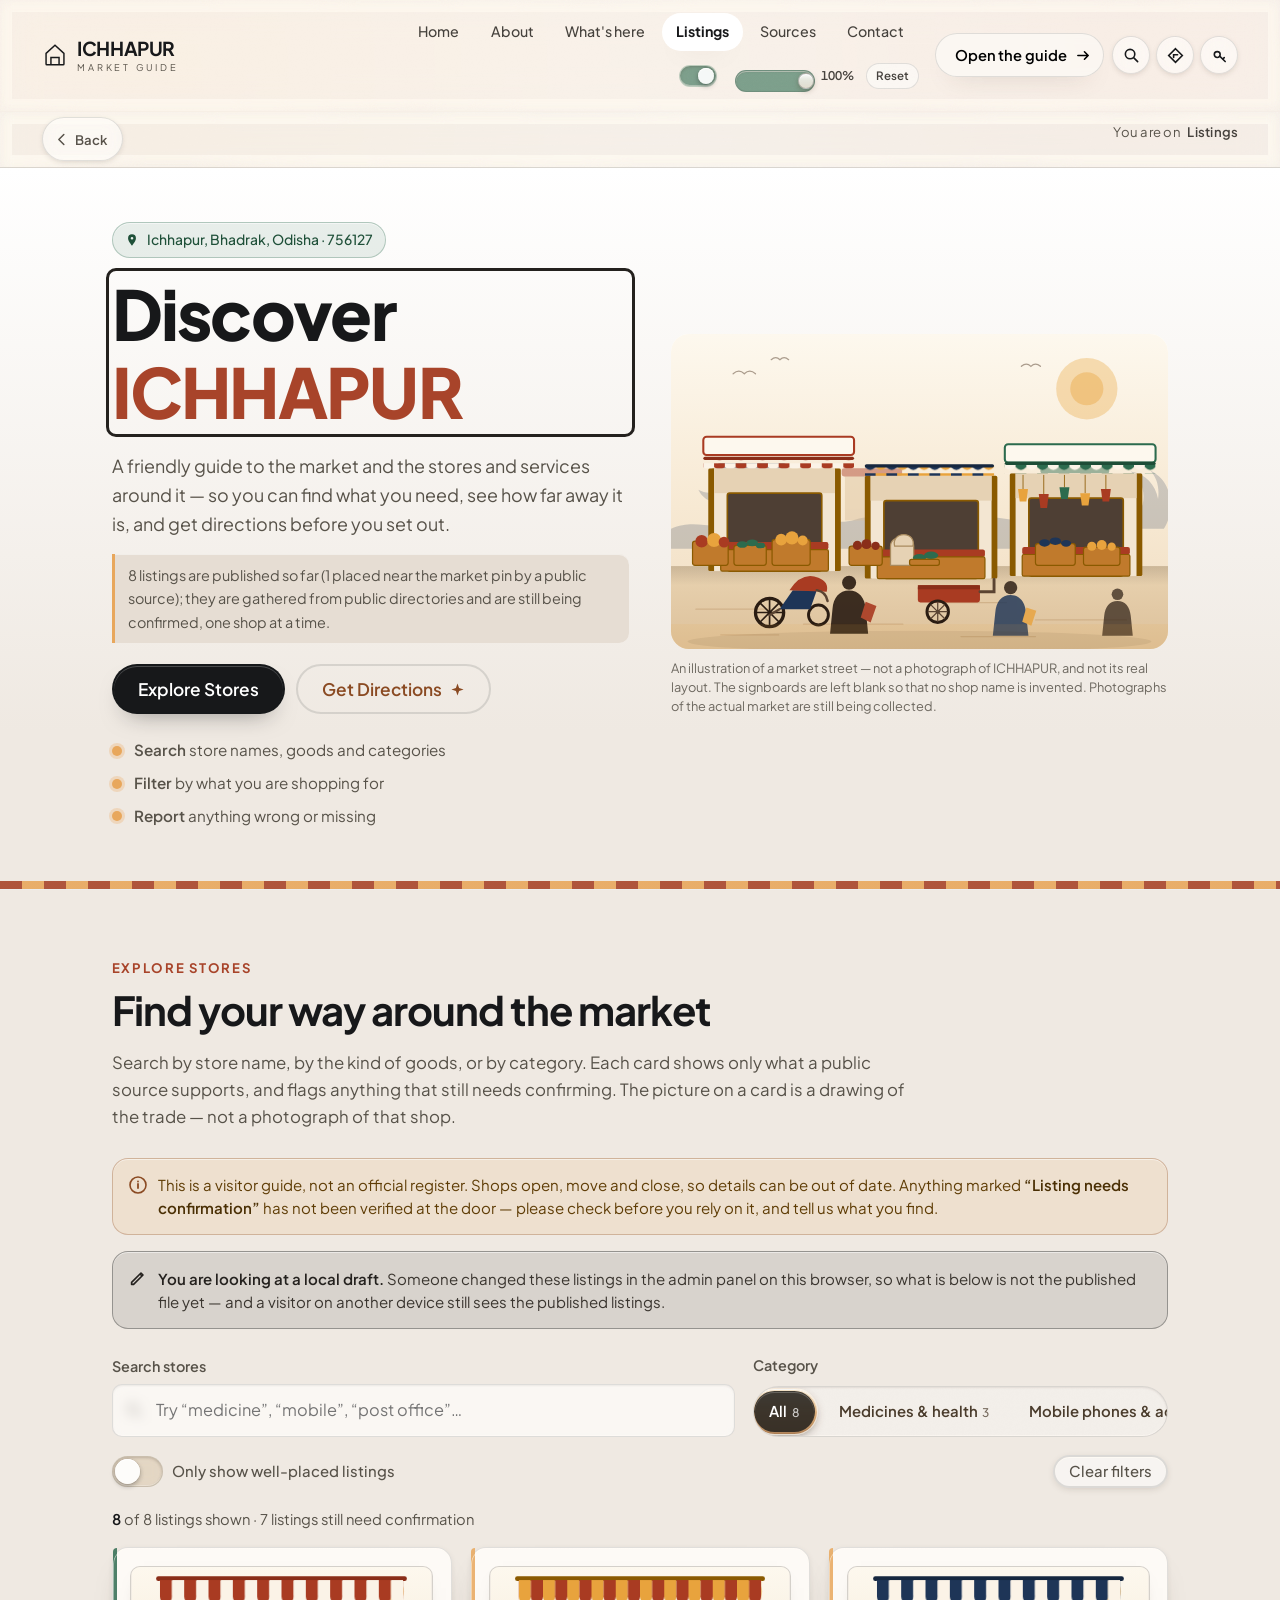
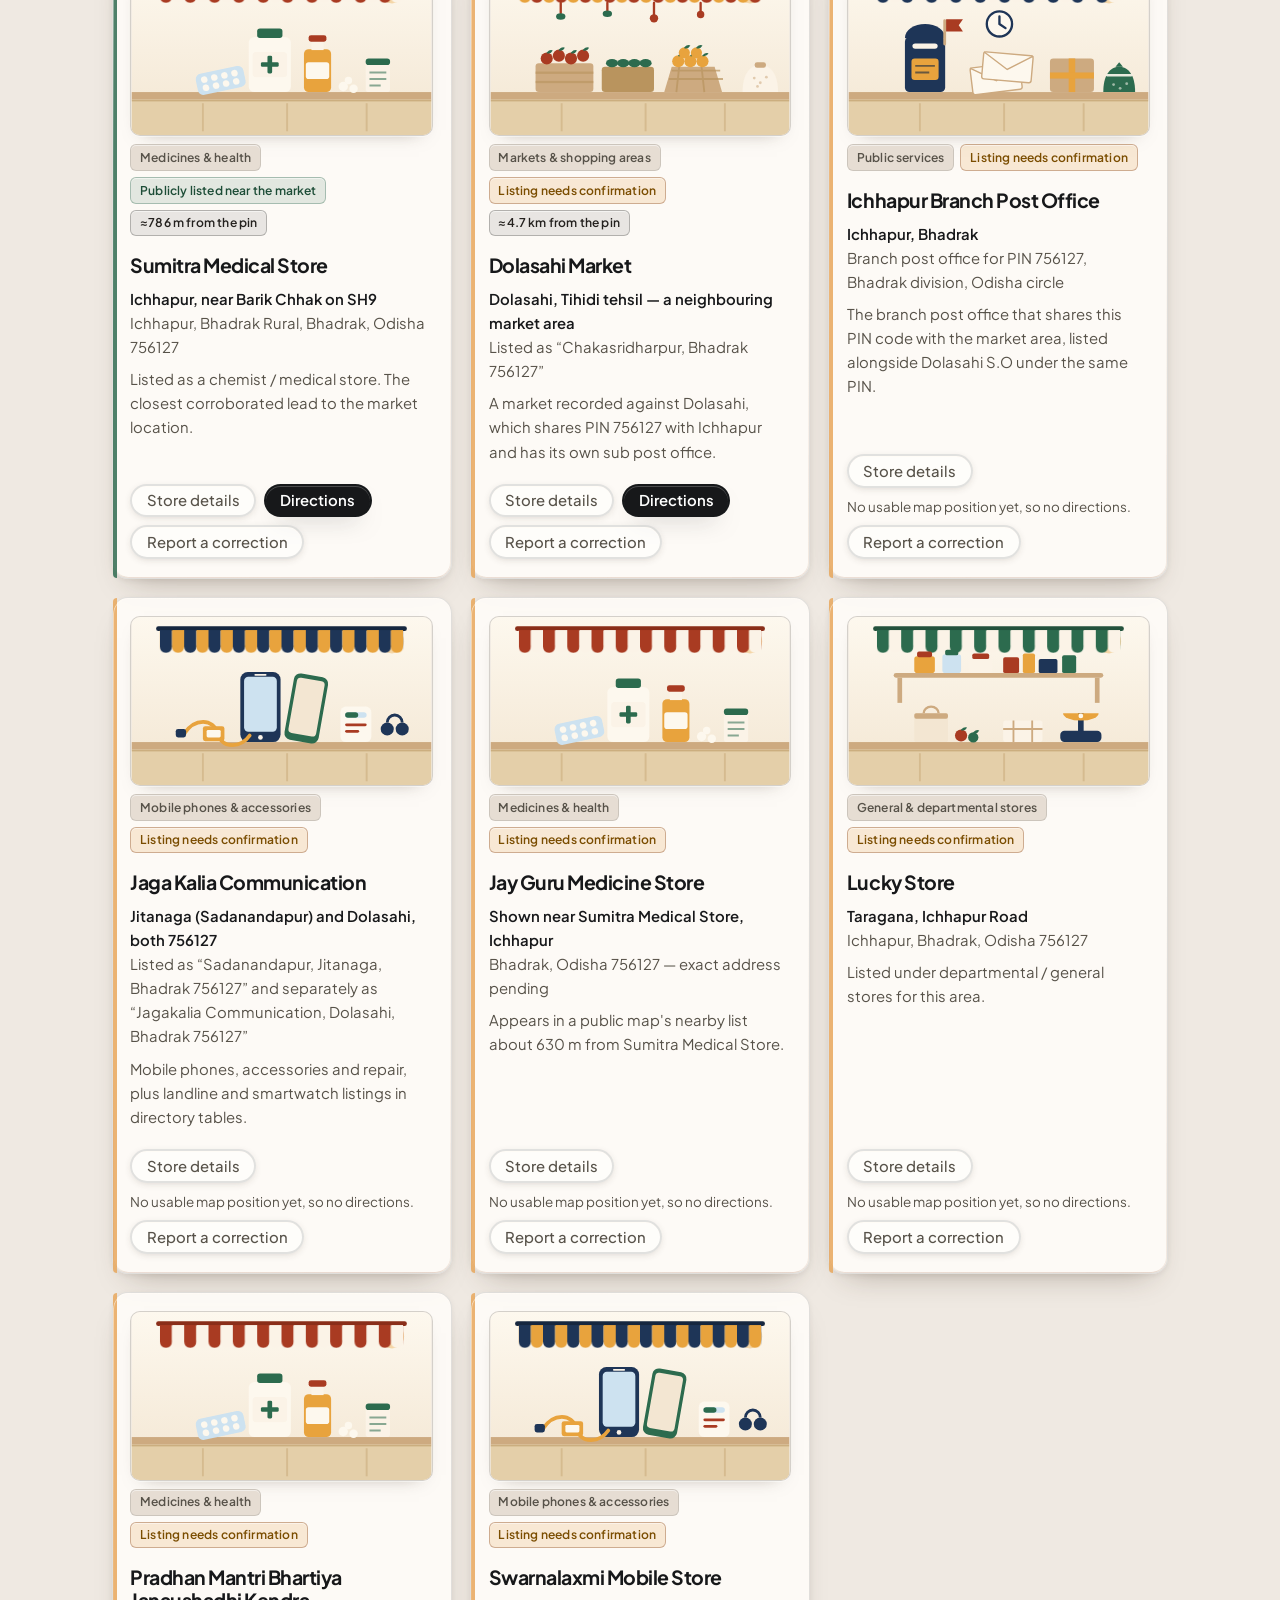
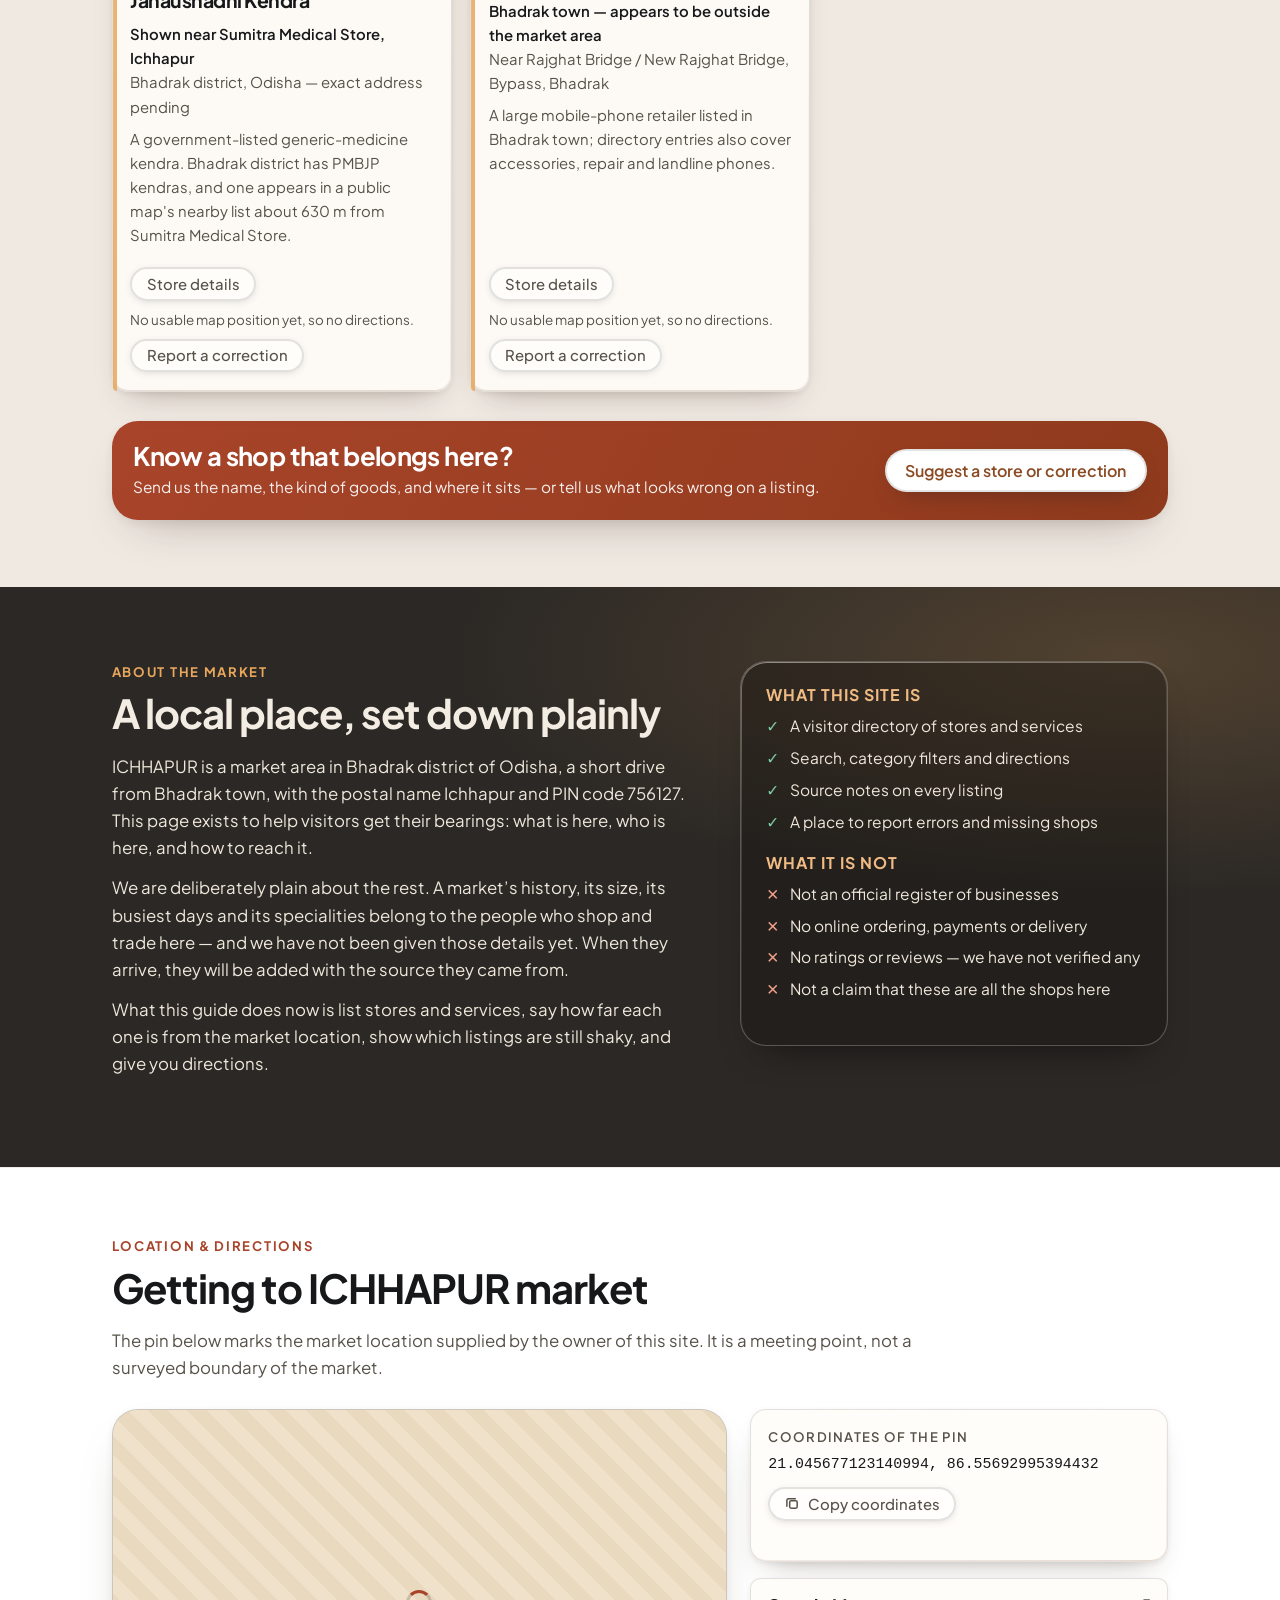
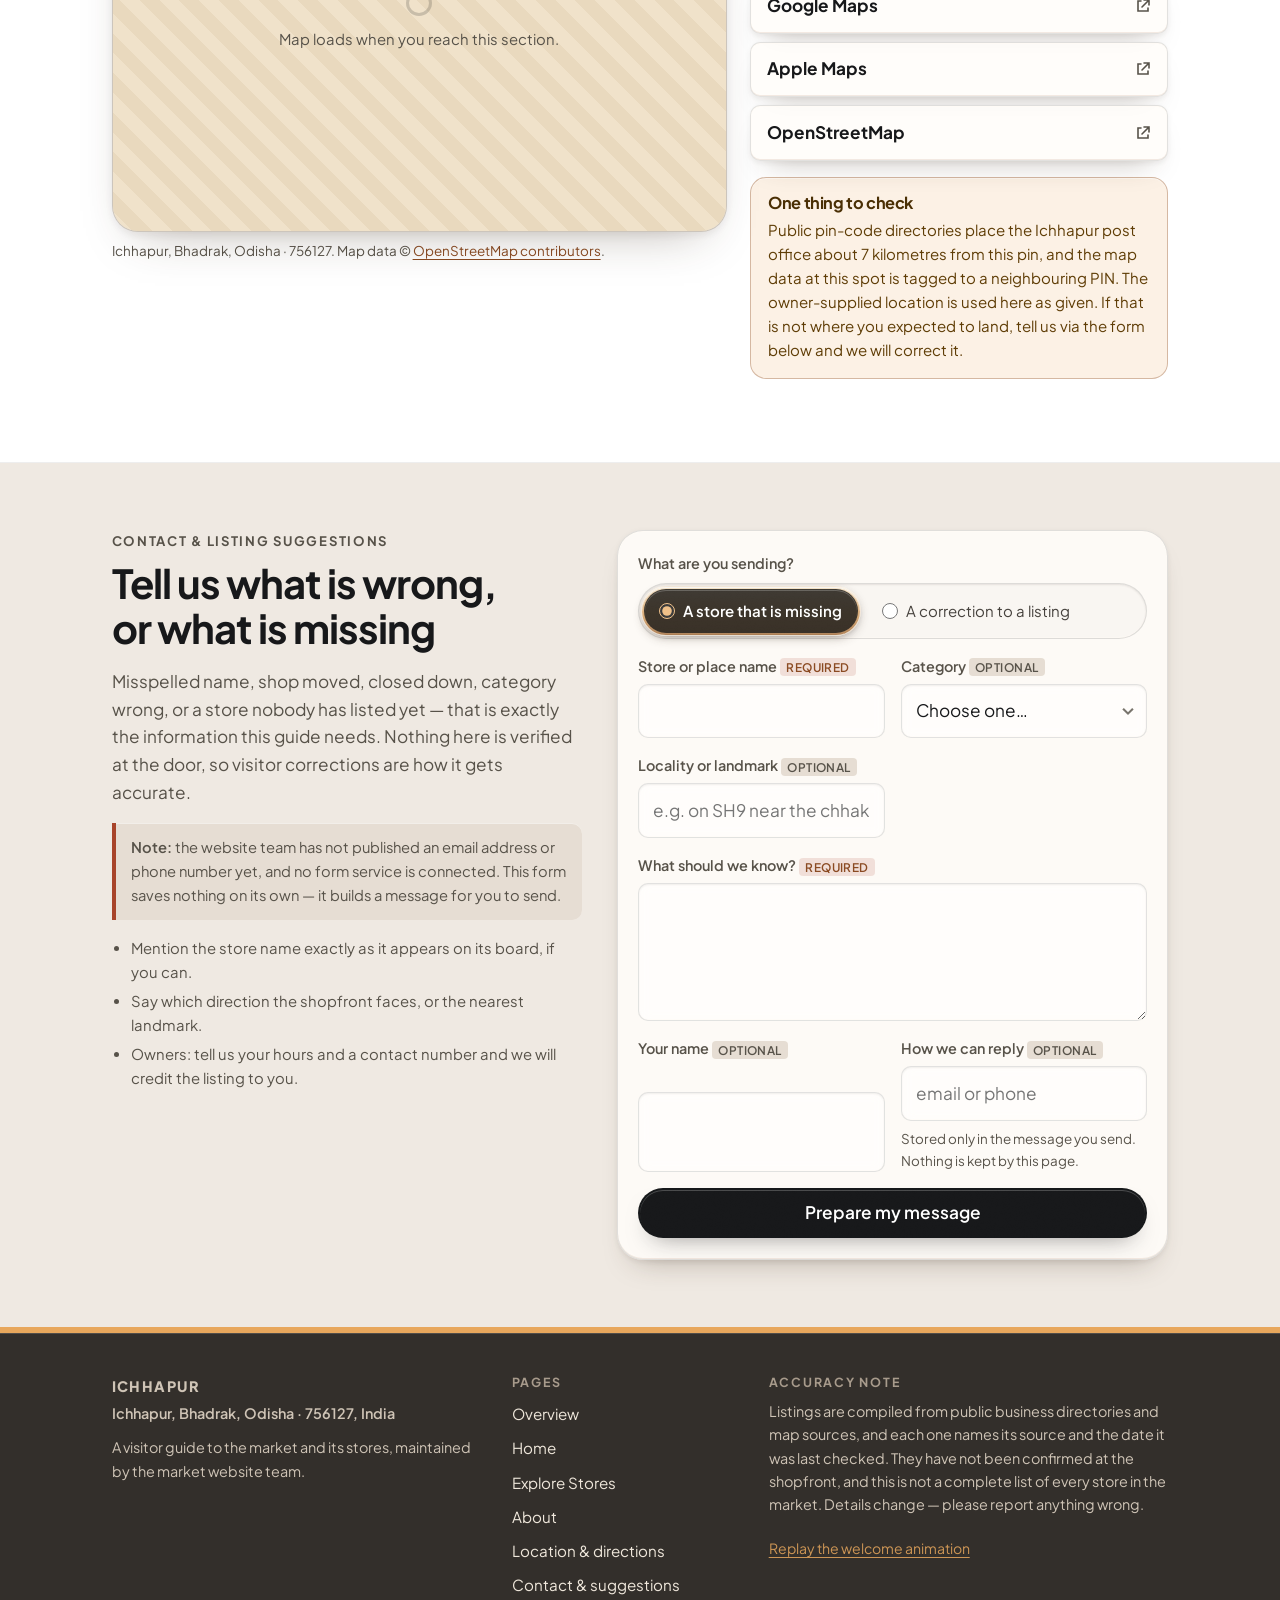
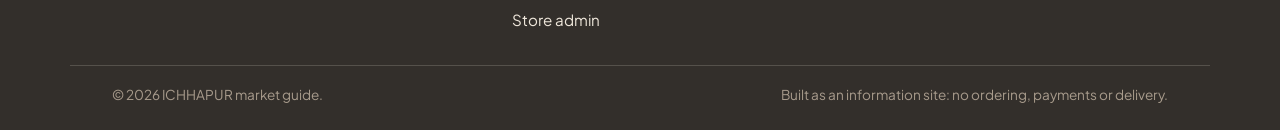
<file: index.html>
<!doctype html>
<html lang="en">
<head>
<meta charset="utf-8">
<meta name="viewport" content="width=device-width, initial-scale=1">
<title>ICHHAPUR Market — local store guide, Bhadrak, Odisha 756127</title>
<meta name="description" content="A visitor guide to ICHHAPUR market in Bhadrak, Odisha. Search and filter local stores and services, check how confident each listing is, and get directions to Ichhapur, PIN 756127.">
<meta name="theme-color" content="#efe9e2">
<meta name="color-scheme" content="light">
<link rel="canonical" href="index.html">
<meta property="og:title" content="Discover ICHHAPUR — market and store guide">
<meta property="og:description" content="Browse the stores and services of ICHHAPUR market, Bhadrak, Odisha 756127. Every listing shows where it came from and how well it has been confirmed.">
<meta property="og:type" content="website">
<meta property="og:site_name" content="ICHHAPUR Market">
<meta property="og:locale" content="en_IN">
<meta property="og:image" content="assets/img/og.png">
<meta property="og:image:width" content="1200">
<meta property="og:image:height" content="630">
<meta property="og:image:alt" content="Preview card: ICHHAPUR, the line “Every shop in the market, and how well we know it.”, and a drawing of a market lane.">
<meta name="twitter:card" content="summary_large_image">
<meta name="twitter:image" content="assets/img/og.png">
<link rel="icon" href="assets/favicon.svg" type="image/svg+xml">
<link rel="icon" type="image/png" sizes="32x32" href="assets/img/icon-32.png">
<link rel="apple-touch-icon" sizes="180x180" href="assets/img/icon-180.png">
<link rel="preconnect" href="https://fonts.googleapis.com">
<link rel="preconnect" href="https://fonts.gstatic.com" crossorigin>
<link rel="stylesheet" href="https://fonts.googleapis.com/css2?family=Plus+Jakarta+Sans:wght@400;500;600;700;800&display=swap">
<link rel="stylesheet" href="assets/css/styles.css">
<link rel="stylesheet" href="assets/css/site-chrome.css">
<link rel="stylesheet" href="assets/css/liquid-glass.css">
<link rel="stylesheet" href="assets/css/liquid-glass-gl.css">
<script src="assets/js/liquid-glass-gl.js"></script>
<script src="assets/js/liquid-glass.js"></script>
</head>
<body>
<a class="skip-link" href="#home">Skip to main content</a>

<!-- ============================================================
     Opening animation: hanging market signboard.
     Decorative only — the real <h1> lives in the hero below and is
     never hidden from assistive tech. Skippable, auto-dismissing,
     skipped outright under reduced-motion or on low-powered devices.
     ============================================================ -->
<div class="intro" id="intro" hidden>
  <div class="intro__scene" aria-hidden="true">
    <div class="intro__hangers"><i></i><i></i></div>
    <div class="sign" id="introSign">
      <div class="sign__awning">
        <span class="sign__valance"></span>
      </div>
      <div class="sign__body">
        <div class="sign__edge sign__edge--right" aria-hidden="true"></div>
        <div class="sign__edge sign__edge--bottom" aria-hidden="true"></div>
        <div class="sign__face">
          <p class="sign__eyebrow">Market guide</p>
          <p class="sign__name" id="introName">ICHHAPUR</p>
          <p class="sign__place">Bhadrak &middot; Odisha &middot; 756127</p>
        </div>
      </div>
    </div>
    <p class="intro__caption">A guide to the market and the stores around it</p>
  </div>
  <button type="button" class="btn btn--ghost-dark intro__skip" id="introSkip">Skip intro</button>
</div>

<!-- ============================ HEADER ============================
     The dark masthead and the back bar are the same on every page of this
     site, so site-nav.js builds them and puts them here. Nothing above the
     main content of this page is written by hand.
     ================================================================ -->

<main id="main">

  <!-- ============================ HERO ============================ -->
  <section class="hero" id="home">
    <div class="wrap hero__grid">
      <div class="hero__copy">
        <p class="chip chip--loc">
          <svg width="14" height="14" viewBox="0 0 16 16" aria-hidden="true" focusable="false"><path d="M8 1.5a4.5 4.5 0 0 0-4.5 4.5c0 3.4 4.5 8.5 4.5 8.5s4.5-5.1 4.5-8.5A4.5 4.5 0 0 0 8 1.5Zm0 6a1.5 1.5 0 1 1 0-3 1.5 1.5 0 0 1 0 3Z" fill="currentColor"/></svg>
          Ichhapur, Bhadrak, Odisha &middot; 756127
        </p>
        <h1 class="hero__title">Discover <span>ICHHAPUR</span></h1>
        <p class="hero__lead">
          A friendly guide to the market and the stores and services around it &mdash; so you can find
          what you need, see how far away it is, and get directions before you set out.
        </p>
        <p class="hero__note" id="heroCount">
          Listings are gathered from public sources and are still being confirmed, one shop at a time.
        </p>
        <div class="hero__cta">
          <a class="btn btn--primary btn--lg" href="#stores">Explore Stores</a>
          <a class="btn btn--outline btn--lg" id="heroDirections"
             href="https://www.google.com/maps/dir/?api=1&amp;destination=21.045677123140994,86.55692995394432"
             target="_blank" rel="noopener">
            Get Directions
            <svg width="15" height="15" viewBox="0 0 16 16" aria-hidden="true" focusable="false"><path d="M8 1.5 9.7 6.3 14.5 8 9.7 9.7 8 14.5 6.3 9.7 1.5 8l4.8-1.7Z" fill="currentColor"/></svg>
            <span class="sr-only">Opens a map app to the market location</span>
          </a>
        </div>
        <ul class="hero__facts">
          <li><strong>Search</strong> store names, goods and categories</li>
          <li><strong>Filter</strong> by what you are shopping for</li>
          <li><strong>Report</strong> anything wrong or missing</li>
        </ul>
      </div>

      <div class="hero__art">
        <figure class="hero__photo">
          <img class="hero__photo__img" src="assets/img/market-street.svg"
               width="1200" height="760" loading="eager" decoding="async"
               alt="Illustration of a market street: three shop stalls with striped cloth awnings and blank signboards, crates and baskets of vegetables, stacked sacks, a hand cart, a cycle rickshaw and three shoppers seen from behind.">
          <figcaption class="hero__art-note">
            An illustration of a market street &mdash; not a photograph of ICHHAPUR, and not its real
            layout. The signboards are left blank so that no shop name is invented. Photographs of the
            actual market are still being collected.
          </figcaption>
        </figure>
      </div>
    </div>
  </section>

  <!-- ============================ DIRECTORY ============================ -->
  <section class="section section--stores" id="stores">
    <div class="wrap">
      <div class="section__head">
        <p class="eyebrow">Explore stores</p>
        <h2>Find your way around the market</h2>
        <p class="section__lede">
          Search by store name, by the kind of goods, or by category. Each card shows only what a public
          source supports, and flags anything that still needs confirming. The picture on a card is a
          drawing of the trade &mdash; not a photograph of that shop.
        </p>
      </div>

      <p class="guide-note">
        <svg width="18" height="18" viewBox="0 0 18 18" aria-hidden="true" focusable="false"><circle cx="9" cy="9" r="8" fill="none" stroke="currentColor" stroke-width="1.6"/><path d="M9 8v4M9 5.4v.2" stroke="currentColor" stroke-width="1.8" stroke-linecap="round"/></svg>
        <span>This is a visitor guide, not an official register. Shops open, move and close, so details can be
          out of date. Anything marked <strong>&ldquo;Listing needs confirmation&rdquo;</strong> has not been verified at
          the door &mdash; please check before you rely on it, and tell us what you find.</span>
      </p>

      <p class="guide-note guide-note--draft" id="draftNote" hidden>
        <svg width="18" height="18" viewBox="0 0 18 18" aria-hidden="true" focusable="false"><path d="M2.6 13.4 12 4l2 2-9.4 9.4H2.6z" fill="none" stroke="currentColor" stroke-width="1.6" stroke-linejoin="round"/><path d="M11 5l2 2" stroke="currentColor" stroke-width="1.6"/></svg>
        <span><strong>You are looking at a local draft.</strong> Someone changed these listings in the
          admin panel on this browser, so what is below is not the published file yet &mdash; and a visitor
          on another device still sees the published listings.</span>
      </p>

      <form class="filters" id="filters" role="search" aria-label="Search and filter stores">        <div class="field field--search">
          <label class="field__label" for="store-search">Search stores</label>
          <div class="field__control">
            <svg class="field__icon" width="18" height="18" viewBox="0 0 18 18" aria-hidden="true" focusable="false"><circle cx="7.5" cy="7.5" r="5" fill="none" stroke="currentColor" stroke-width="1.8"/><path d="m11.5 11.5 4 4" stroke="currentColor" stroke-width="1.8" stroke-linecap="round"/></svg>
            <input id="store-search" name="q" type="search" autocomplete="off"
                   placeholder="Try “medicine”, “mobile”, “post office”…"
                   aria-describedby="result-count">
          </div>
        </div>

        <fieldset class="chips" id="categoryChips">
          <legend>Category</legend>
          <div class="chips__row" role="group" aria-label="Filter by category"><!-- filled by script --></div>
        </fieldset>

        <div class="filters__tail">
          <label class="switch">
            <input type="checkbox" id="hideUnconfirmed">
            <span class="switch__track" aria-hidden="true"><span class="switch__knob"></span></span>
            <span class="switch__text">Only show well-placed listings</span>
          </label>
          <button type="button" class="btn btn--quiet btn--sm" id="clearFilters">Clear filters</button>
        </div>
      </form>

      <noscript>
        <p class="guide-note">
          <svg width="18" height="18" viewBox="0 0 18 18" aria-hidden="true" focusable="false"><circle cx="9" cy="9" r="8" fill="none" stroke="currentColor" stroke-width="1.6"/><path d="M9 4.6v4.8M9 12v.2" stroke="currentColor" stroke-width="1.8" stroke-linecap="round"/></svg>
          <span><strong>Search, filters and store details need JavaScript.</strong>
          Without it this list stays empty on screen, but every published listing is plain text in
          <code>data/stores.js</code>, and the source notes are in <code>docs/research-notes.md</code>.</span>
        </p>
      </noscript>

      <p class="result-count" id="result-count" role="status" aria-live="polite">Loading the directory…</p>

      <div class="grid" id="storeGrid" aria-busy="true">
        <article class="card card--skeleton" aria-hidden="true"><div class="sk sk--title"></div><div class="sk sk--line"></div><div class="sk sk--line sk--short"></div><div class="sk sk--btns"></div></article>
        <article class="card card--skeleton" aria-hidden="true"><div class="sk sk--title"></div><div class="sk sk--line"></div><div class="sk sk--line sk--short"></div><div class="sk sk--btns"></div></article>
        <article class="card card--skeleton" aria-hidden="true"><div class="sk sk--title"></div><div class="sk sk--line"></div><div class="sk sk--line sk--short"></div><div class="sk sk--btns"></div></article>
      </div>

      <div class="state" id="emptyState" hidden>
        <img class="state__art" src="assets/img/illustration/empty-lane.webp" width="760" height="570"
             alt="Drawing of a quiet lane: both shop shutters are down and a cat sleeps on the step."
             loading="lazy" decoding="async">
        <h3>No listings match that</h3>
        <p id="emptyMessage">Try a shorter word, a different spelling, or clear the filters.</p>
        <div class="state__actions">
          <button type="button" class="btn btn--outline btn--sm" id="emptyClear">Clear search</button>
          <button type="button" class="btn btn--primary btn--sm" data-suggest="missing">Suggest a store</button>
        </div>
      </div>

      <div class="state" id="errorState" hidden>
        <h3>The directory could not be loaded</h3>
        <p>Something went wrong reading <code>data/stores.js</code>. If you edited it, a stray comma or
          quote is the usual cause.</p>
        <div class="state__actions">
          <button type="button" class="btn btn--primary btn--sm" id="retryLoad">Try again</button>
        </div>
      </div>

      <div class="cta-strip">
        <div>
          <h2>Know a shop that belongs here?</h2>
          <p>Send us the name, the kind of goods, and where it sits &mdash; or tell us what looks wrong on a listing.</p>
        </div>
        <button type="button" class="btn btn--primary" data-suggest="missing">Suggest a store or correction</button>
      </div>
    </div>
  </section>

  <!-- ============================ ABOUT ============================ -->
  <section class="section section--about" id="about">
    <div class="wrap about__grid">
      <div>
        <p class="eyebrow">About the market</p>
        <h2>A local place, set down plainly</h2>
        <p class="about__body">
          ICHHAPUR is a market area in Bhadrak district of Odisha, a short drive from Bhadrak town,
          with the postal name Ichhapur and PIN code 756127. This page exists to help visitors get their
          bearings: what is here, who is here, and how to reach it.
        </p>
        <p class="about__body">
          We are deliberately plain about the rest. A market&rsquo;s history, its size, its busiest days and its
          specialities belong to the people who shop and trade here &mdash; and we have not been given those
          details yet. When they arrive, they will be added with the source they came from.
        </p>
        <p class="about__body">
          What this guide does now is list stores and services, say how far each one is from the market
          location, show which listings are still shaky, and give you directions.
        </p>
      </div>
      <aside class="about__card">
        <h3>What this site is</h3>
        <ul class="ticks">
          <li>A visitor directory of stores and services</li>
          <li>Search, category filters and directions</li>
          <li>Source notes on every listing</li>
          <li>A place to report errors and missing shops</li>
        </ul>
        <h3>What it is not</h3>
        <ul class="crosses">
          <li>Not an official register of businesses</li>
          <li>No online ordering, payments or delivery</li>
          <li>No ratings or reviews &mdash; we have not verified any</li>
          <li>Not a claim that these are all the shops here</li>
        </ul>
      </aside>
    </div>
  </section>

  <!-- ============================ LOCATION ============================ -->
  <section class="section section--location" id="location">
    <div class="wrap">
      <div class="section__head">
        <p class="eyebrow">Location &amp; directions</p>
        <h2>Getting to ICHHAPUR market</h2>
        <p class="section__lede">
          The pin below marks the market location supplied by the owner of this site. It is a meeting point,
          not a surveyed boundary of the market.
        </p>
      </div>

      <div class="location__grid">
        <figure class="map-card">
          <div class="map-card__frame" id="mapFrame" data-lat="21.045677123140994" data-lng="86.55692995394432">
            <div class="map-card__loading" id="mapStatus">
              <span class="spinner" aria-hidden="true"></span>
              <p>Map loads when you reach this section.</p>
            </div>
            <noscript>
              <p class="map-card__fallback">JavaScript is off, so the embedded map is unavailable. The address
              is Ichhapur, Bhadrak, Odisha 756127, at 21.045677123140994, 86.55692995394432.</p>
            </noscript>
          </div>
          <figcaption>
            Ichhapur, Bhadrak, Odisha &middot; 756127.
            Map data &copy; <a href="https://www.openstreetmap.org/copyright" target="_blank" rel="noopener">OpenStreetMap
            contributors</a>.
          </figcaption>
        </figure>

        <div class="location__side">
          <div class="coords">
            <p class="coords__label">Coordinates of the pin</p>
            <p class="coords__value" id="coordText">21.045677123140994, 86.55692995394432</p>
            <button type="button" class="btn btn--quiet btn--sm" id="copyCoords">
              <svg width="15" height="15" viewBox="0 0 16 16" aria-hidden="true" focusable="false"><rect x="5" y="5" width="8" height="8" rx="1.5" fill="none" stroke="currentColor" stroke-width="1.6"/><path d="M11 3H3.5A1.5 1.5 0 0 0 2 4.5V11" fill="none" stroke="currentColor" stroke-width="1.6" stroke-linecap="round"/></svg>
              Copy coordinates
            </button>
            <p class="coords__hint" id="copyCoordsMsg" role="status"></p>
          </div>

          <ul class="map-links">
            <li>
              <a href="https://www.google.com/maps/dir/?api=1&amp;destination=21.045677123140994,86.55692995394432" target="_blank" rel="noopener">
                <strong>Google Maps</strong><span class="sr-only"> directions to the market location, opens in a new tab</span>
                <svg width="16" height="16" viewBox="0 0 16 16" aria-hidden="true" focusable="false"><path d="M6 3H3v10h10v-3" fill="none" stroke="currentColor" stroke-width="1.6" stroke-linecap="round"/><path d="M9 2h5v5M14 2 7 9" fill="none" stroke="currentColor" stroke-width="1.6" stroke-linecap="round"/></svg>
              </a>
            </li>
            <li>
              <a href="https://maps.apple.com/?daddr=21.045677123140994,86.55692995394432" target="_blank" rel="noopener">
                <strong>Apple Maps</strong><span class="sr-only"> directions to the market location, opens in a new tab</span>
                <svg width="16" height="16" viewBox="0 0 16 16" aria-hidden="true" focusable="false"><path d="M6 3H3v10h10v-3" fill="none" stroke="currentColor" stroke-width="1.6" stroke-linecap="round"/><path d="M9 2h5v5M14 2 7 9" fill="none" stroke="currentColor" stroke-width="1.6" stroke-linecap="round"/></svg>
              </a>
            </li>
            <li>
              <a href="https://www.openstreetmap.org/directions?to=21.045677123140994%2C86.55692995394432" target="_blank" rel="noopener">
                <strong>OpenStreetMap</strong><span class="sr-only"> directions to the market location, opens in a new tab</span>
                <svg width="16" height="16" viewBox="0 0 16 16" aria-hidden="true" focusable="false"><path d="M6 3H3v10h10v-3" fill="none" stroke="currentColor" stroke-width="1.6" stroke-linecap="round"/><path d="M9 2h5v5M14 2 7 9" fill="none" stroke="currentColor" stroke-width="1.6" stroke-linecap="round"/></svg>
              </a>
            </li>
          </ul>

          <div class="callout callout--warn">
            <h3>One thing to check</h3>
            <p>
              Public pin-code directories place the Ichhapur post office about 7&nbsp;kilometres from this pin,
              and the map data at this spot is tagged to a neighbouring PIN. The owner-supplied location is used
              here as given. If that is not where you expected to land, tell us via the form below and we will
              correct it.
            </p>
          </div>
        </div>
      </div>
    </div>
  </section>

  <!-- ============================ CONTACT ============================ -->
  <section class="section section--contact" id="contact">
    <div class="wrap contact__grid">
      <div class="contact__copy">
        <p class="eyebrow">Contact &amp; listing suggestions</p>
        <h2>Tell us what is wrong, or what is missing</h2>
        <p>
          Misspelled name, shop moved, closed down, category wrong, or a store nobody has listed yet &mdash; that
          is exactly the information this guide needs. Nothing here is verified at the door, so visitor
          corrections are how it gets accurate.
        </p>
        <p class="contact__status" id="channelStatus">
          <strong>Note:</strong> the website team has not published an email address or phone number yet, and no
          form service is connected. This form saves nothing on its own &mdash; it builds a message for you to send.
        </p>
        <ul class="contact__tips">
          <li>Mention the store name exactly as it appears on its board, if you can.</li>
          <li>Say which direction the shopfront faces, or the nearest landmark.</li>
          <li>Owners: tell us your hours and a contact number and we will credit the listing to you.</li>
        </ul>
      </div>

      <form class="card-form" id="suggestForm" novalidate>
        <fieldset>
          <legend>What are you sending?</legend>
          <div class="radio-row">
            <label class="radio"><input type="radio" name="kind" value="missing" checked><span>A store that is missing</span></label>
            <label class="radio"><input type="radio" name="kind" value="correction"><span>A correction to a listing</span></label>
          </div>
        </fieldset>

        <div class="field">
          <label class="field__label" for="f-store">Store or place name <span class="req">required</span></label>
          <div class="field__control"><input id="f-store" name="store" type="text" autocomplete="off" aria-describedby="e-store"></div>
          <p class="field__error" id="e-store" hidden>Please add the name of the store.</p>
        </div>

        <div class="field field--half">
          <label class="field__label" for="f-category">Category <span class="opt">optional</span></label>
          <div class="field__control field__control--select">
            <select id="f-category" name="category"><option value="">Choose one…</option></select>
          </div>
        </div>

        <div class="field field--half">
          <label class="field__label" for="f-area">Locality or landmark <span class="opt">optional</span></label>
          <div class="field__control"><input id="f-area" name="area" type="text" autocomplete="off" placeholder="e.g. on SH9 near the chhak"></div>
        </div>

        <div class="field field--full">
          <label class="field__label" for="f-details">What should we know? <span class="req">required</span></label>
          <div class="field__control"><textarea id="f-details" name="details" rows="4" aria-describedby="e-details"></textarea></div>
          <p class="field__error" id="e-details" hidden>Please describe the store, or what needs fixing.</p>
        </div>

        <div class="field field--half">
          <label class="field__label" for="f-name">Your name <span class="opt">optional</span></label>
          <div class="field__control"><input id="f-name" name="name" type="text" autocomplete="name"></div>
        </div>

        <div class="field field--half">
          <label class="field__label" for="f-reply">How we can reply <span class="opt">optional</span></label>
          <div class="field__control"><input id="f-reply" name="reply" type="text" autocomplete="email" placeholder="email or phone"></div>
          <p class="field__hint">Stored only in the message you send. Nothing is kept by this page.</p>
        </div>

        <div class="form__actions">
          <button type="submit" class="btn btn--primary btn--lg" id="submitBtn">Prepare my message</button>
          <p class="form__err" id="formErr" role="alert" hidden>Please fix the highlighted fields above.</p>
          <noscript><p class="form__err">This message builder needs JavaScript. Without it, write to the website team by whatever channel they publish.</p></noscript>
        </div>

        <div class="form__result" id="formResult" tabindex="-1" hidden>
          <h3>Your message is ready</h3>
          <p class="form__result-lead" id="sendLead">
            Submission is not connected to a server yet, so this has <strong>not</strong> been sent. Copy it and
            send it to the website team any way you like.
          </p>
          <textarea class="form__payload" id="formPayload" rows="7" readonly aria-label="Message prepared for you to copy"></textarea>
          <div class="form__result-actions">
            <button type="button" class="btn btn--primary" id="copyMessage">Copy message</button>
            <button type="button" class="btn btn--quiet" id="resetForm">Start over</button>
          </div>
          <p class="form__ok" id="copyMsg" role="status"></p>
        </div>
      </form>
    </div>
  </section>
</main>

<!-- ============================ FOOTER ============================ -->
<footer class="site-footer">
  <div class="wrap site-footer__grid">
    <div>
      <p class="footer-word">ICHHAPUR</p>
      <p class="footer-loc">Ichhapur, Bhadrak, Odisha &middot; 756127, India</p>
      <p class="footer-about">A visitor guide to the market and its stores, maintained by the market website team.</p>
    </div>
    <nav aria-label="Footer">
      <h2 class="footer-h">Pages</h2>
      <ul>
        <li><a href="landing.html">Overview</a></li>
        <li><a href="#home">Home</a></li>
        <li><a href="#stores">Explore Stores</a></li>
        <li><a href="#about">About</a></li>
        <li><a href="#location">Location &amp; directions</a></li>
        <li><a href="#contact">Contact &amp; suggestions</a></li>
        <li><a href="admin.html">Store admin</a></li>
      </ul>
    </nav>
    <div>
      <h2 class="footer-h">Accuracy note</h2>
      <p>
        Listings are compiled from public business directories and map sources, and each one names its
        source and the date it was last checked. They have not been confirmed at the shopfront, and this is
        not a complete list of every store in the market. Details change &mdash; please report anything wrong.
      </p>
      <button type="button" class="linkish" id="replayIntro">Replay the welcome animation</button>
    </div>
  </div>
  <div class="wrap site-footer__base">
    <p>&copy; <span id="year">2026</span> ICHHAPUR market guide.</p>
    <p>Built as an information site: no ordering, payments or delivery.</p>
  </div>
</footer>

<!-- ============================ STORE DETAIL ============================ -->
<dialog class="sheet" id="storeDialog" aria-labelledby="dlgTitle">
  <div class="sheet__inner">
    <header class="sheet__head">
      <div>
        <p class="eyebrow" id="dlgCategory">Category</p>
        <h2 id="dlgTitle">Store</h2>
      </div>
      <button type="button" class="sheet__close" id="dlgClose">
        <svg width="18" height="18" viewBox="0 0 18 18" aria-hidden="true" focusable="false"><path d="m4 4 10 10M14 4 4 14" stroke="currentColor" stroke-width="2" stroke-linecap="round"/></svg>
        Close
      </button>
    </header>

    <div class="sheet__body">
      <div id="dlgBadges" class="badges badges--dlg"></div>
      <dl class="facts" id="dlgFacts"></dl>
      <div class="callout callout--info" id="dlgNoteWrap">
        <h3>Read this before relying on the listing</h3>
        <p id="dlgNote"></p>
      </div>
      <div class="sheet__actions" id="dlgActions"></div>
      <section class="sources">
        <h3>Where this came from</h3>
        <ul id="dlgSources"></ul>
        <p class="sources__foot">
          Compiled from public sources; not verified at the shopfront. Listings are checked periodically and
          can go out of date.
        </p>
      </section>
    </div>
  </div>
</dialog>

<div class="cookie-free" hidden aria-hidden="true"></div>

<script src="data/stores.js" defer></script>
<script src="assets/js/market-data.js" defer></script>
<script src="assets/js/intro.js" defer></script>
<script src="assets/js/site-nav.js" defer></script>
<script src="assets/js/main.js" defer></script>
</body>
</html>
</file>
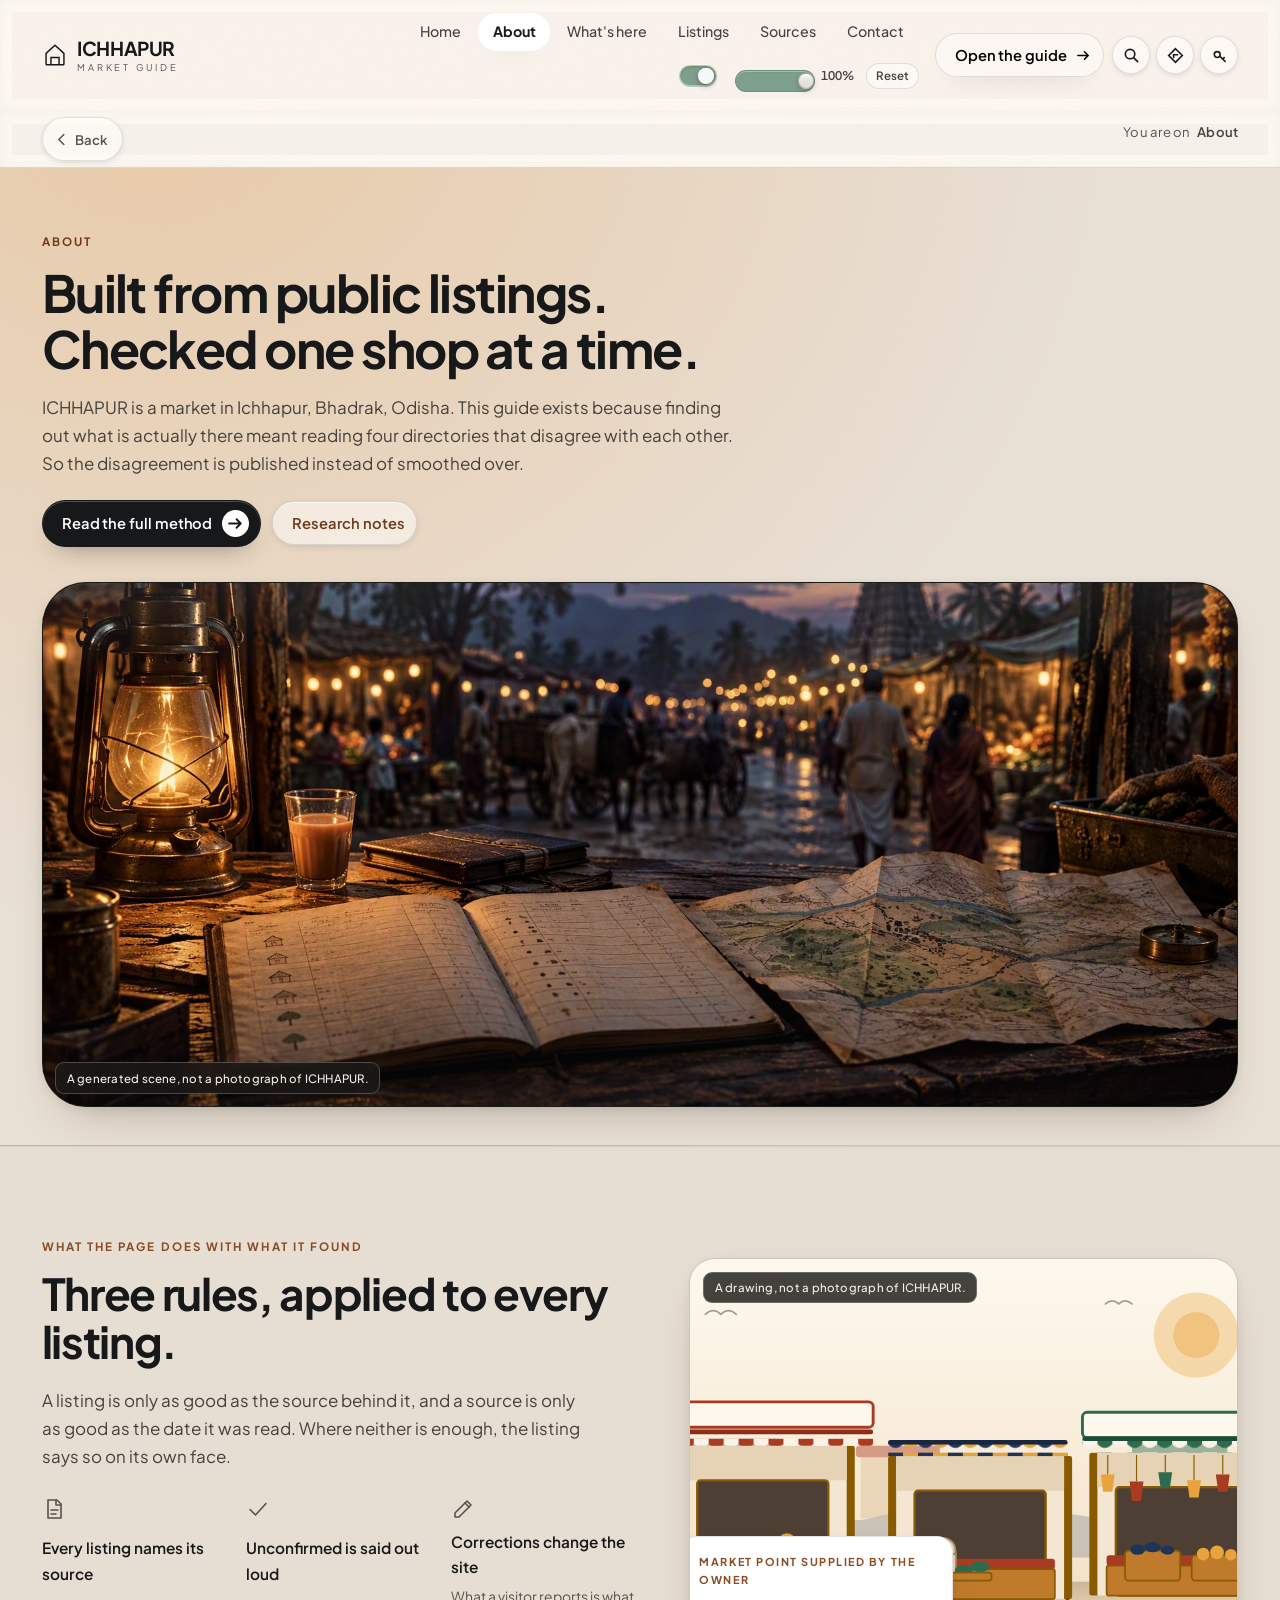
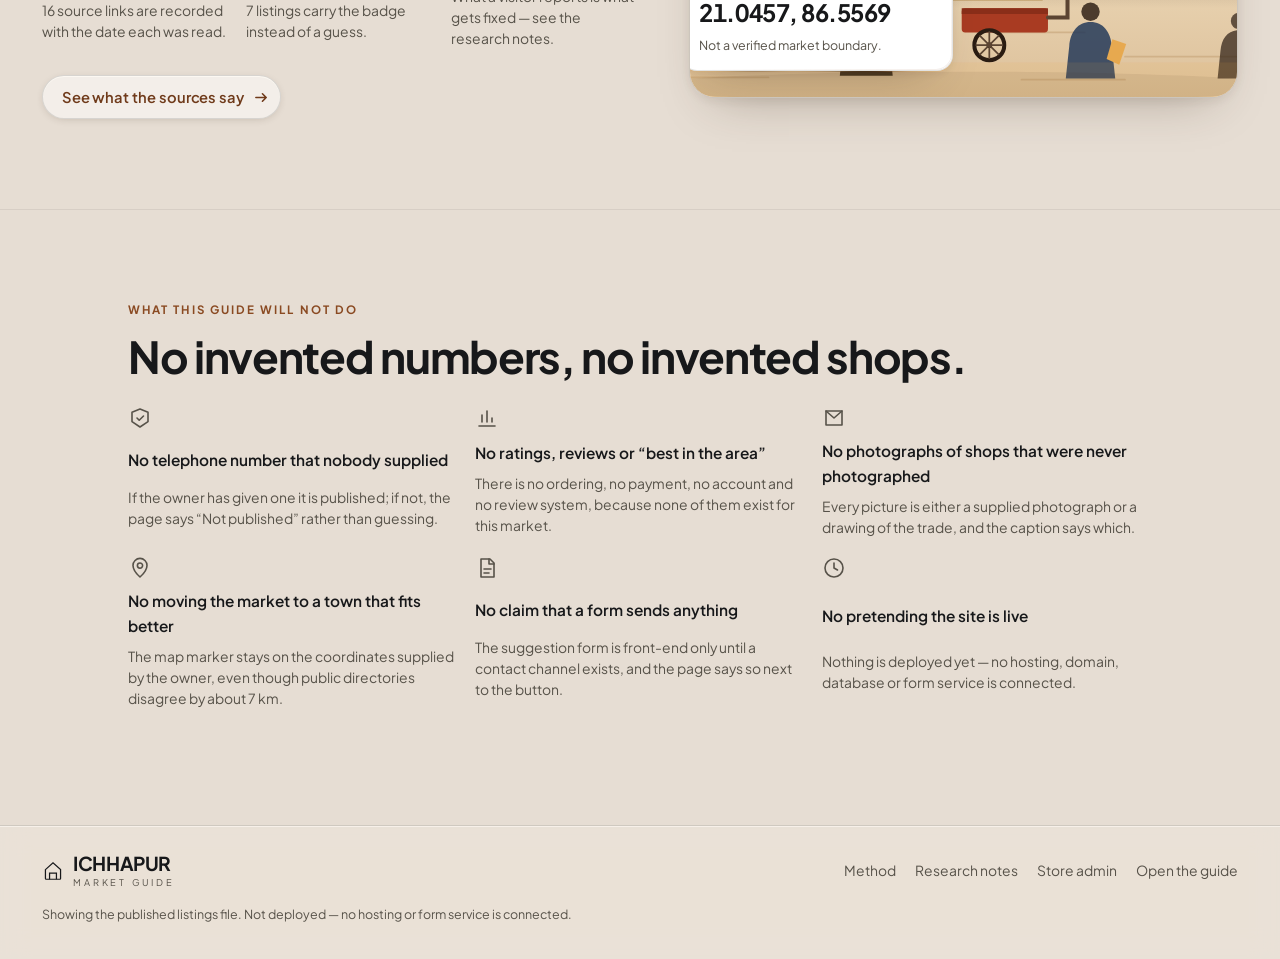
<file: about.html>
<!doctype html>
<html lang="en">
<head>
<meta charset="utf-8">
<meta name="viewport" content="width=device-width, initial-scale=1">
<title>About this guide — how the ICHHAPUR listings were gathered | Ichhapur, Bhadrak, Odisha 756127</title>
<meta name="description" content="How the ICHHAPUR market guide puts together its listings: what counts as a source, how an unconfirmed shop is labelled, and what the page will not invent.">
<meta name="theme-color" content="#efe9e2">
<link rel="icon" href="assets/favicon.svg" type="image/svg+xml">
<link rel="icon" type="image/png" sizes="32x32" href="assets/img/icon-32.png">
<link rel="apple-touch-icon" sizes="180x180" href="assets/img/icon-180.png">
<meta property="og:type" content="website">
<meta property="og:site_name" content="ICHHAPUR Market">
<meta property="og:locale" content="en_IN">
<meta property="og:title" content="How the ICHHAPUR listings were gathered">
<meta property="og:description" content="What counts as a source, how an unconfirmed shop is labelled, and what this guide will not invent.">
<meta property="og:image" content="assets/img/og.png">
<meta property="og:image:width" content="1200">
<meta property="og:image:height" content="630">
<meta property="og:image:alt" content="Preview card: ICHHAPUR, the line “Every shop in the market, and how well we know it.”, and a drawing of a market lane.">
<meta name="twitter:card" content="summary_large_image">
<meta name="twitter:image" content="assets/img/og.png">
<link rel="preconnect" href="https://fonts.googleapis.com">
<link rel="preconnect" href="https://fonts.gstatic.com" crossorigin>
<link rel="stylesheet" href="https://fonts.googleapis.com/css2?family=Plus+Jakarta+Sans:wght@400;500;600;700;800&display=swap">
<link rel="stylesheet" href="assets/css/site-chrome.css">
<link rel="stylesheet" href="assets/css/landing.css">
<link rel="canonical" href="about.html">
<script>document.documentElement.className += " dk-js";</script>
<link rel="stylesheet" href="assets/css/liquid-glass.css">
<link rel="stylesheet" href="assets/css/liquid-glass-gl.css">
<script src="assets/js/liquid-glass-gl.js"></script>
<script src="assets/js/liquid-glass.js"></script>
</head>

<body class="dk">

<a class="dk-skip" href="#main">Skip to the content</a>

<div class="dk-frame">

  <main id="main">

    <header class="pagehead">
      <p class="eyebrow eyebrow--light">About</p>
      <h1>Built from public listings.<br>Checked one shop at a time.</h1>
      <p class="pagehead__lede">
        ICHHAPUR is a market in Ichhapur, Bhadrak, Odisha. This guide exists because finding
        out what is actually there meant reading four directories that disagree with each
        other. So the disagreement is published instead of smoothed over.
      </p>
      <div class="pagehead__row">
        <a class="pill pill--solid" href="index.html#about">
          Read the full method
          <svg width="15" height="15" viewBox="0 0 16 16" aria-hidden="true" focusable="false"><path d="M2 8h11M9 4l4 4-4 4" fill="none" stroke="currentColor" stroke-width="1.7" stroke-linecap="round" stroke-linejoin="round"/></svg>
        </a>
        <a class="pill pill--ghost" href="docs/research-notes.md">Research notes</a>
      </div>

      <figure class="pageshot">
        <img src="assets/img/dark/page-about.jpg" width="1792" height="1024"
             alt="Illustration of a market counter at dusk: a lit brass lantern beside an open ledger and a folded map, with a street of stalls and hanging bulbs receding behind."
             decoding="async">
        <figcaption class="shot__note">A generated scene, not a photograph of ICHHAPUR.</figcaption>
      </figure>
    </header>

    <section class="band band--about">
      <div class="band__grid">
        <div class="band__copy" data-reveal>
          <p class="eyebrow">What the page does with what it found</p>
          <h2>Three rules, applied to every listing.</h2>
          <p class="band__lede">
            A listing is only as good as the source behind it, and a source is only as good as
            the date it was read. Where neither is enough, the listing says so on its own face.
          </p>
          <ul class="feats" id="aboutFeats"></ul>
          <a class="pill pill--ghost" href="sources.html">
            See what the sources say
            <svg width="15" height="15" viewBox="0 0 16 16" aria-hidden="true" focusable="false"><path d="M2 8h11M9 4l4 4-4 4" fill="none" stroke="currentColor" stroke-width="1.7" stroke-linecap="round" stroke-linejoin="round"/></svg>
          </a>
        </div>

        <figure class="shot shot--tall" data-reveal>
          <img src="assets/img/market-street.svg" width="1200" height="760"
               alt="Drawing of the market street: three stalls under striped awnings with blank signboards, crates of produce, a hand cart, a cycle rickshaw and a few shoppers."
               loading="lazy" decoding="async">
          <figcaption class="shot__note">A drawing, not a photograph of ICHHAPUR.</figcaption>
          <div class="floatcard">
            <span class="floatcard__k">Market point supplied by the owner</span>
            <strong id="floatCoords">21.0457, 86.5569</strong>
            <span class="floatcard__m" id="floatNote">Not a verified market boundary.</span>
          </div>
        </figure>
      </div>
    </section>

    <section class="band band--listings">
      <div class="band__copy band__copy--wide" data-reveal>
        <p class="eyebrow">What this guide will not do</p>
        <h2>No invented numbers, no invented shops.</h2>
        <ul class="feats" id="dontList">
          <li class="feat">
            <span class="feat__ico" aria-hidden="true">
              <svg width="24" height="24" viewBox="0 0 24 24" fill="none" stroke="currentColor" stroke-width="1.6" stroke-linecap="round" stroke-linejoin="round" focusable="false"><path d="M12 3 4 6.2v9.4L12 21l8-5.4V6.2z"/><path d="m9 12 2.2 2.2L15.5 10"/></svg>
            </span>
            <b>No telephone number that nobody supplied</b>
            <span>If the owner has given one it is published; if not, the page says “Not published” rather than guessing.</span>
          </li>
          <li class="feat">
            <span class="feat__ico" aria-hidden="true">
              <svg width="24" height="24" viewBox="0 0 24 24" fill="none" stroke="currentColor" stroke-width="1.6" stroke-linecap="round" stroke-linejoin="round" focusable="false"><path d="M4 20h16"/><path d="M7 16V9M12 16V5M17 16v-4"/></svg>
            </span>
            <b>No ratings, reviews or “best in the area”</b>
            <span>There is no ordering, no payment, no account and no review system, because none of them exist for this market.</span>
          </li>
          <li class="feat">
            <span class="feat__ico" aria-hidden="true">
              <svg width="24" height="24" viewBox="0 0 24 24" fill="none" stroke="currentColor" stroke-width="1.6" stroke-linecap="round" stroke-linejoin="round" focusable="false"><path d="M4 5h16v14H4z"/><path d="m4 5 8 7 8-7"/></svg>
            </span>
            <b>No photographs of shops that were never photographed</b>
            <span>Every picture is either a supplied photograph or a drawing of the trade, and the caption says which.</span>
          </li>
          <li class="feat">
            <span class="feat__ico" aria-hidden="true">
              <svg width="24" height="24" viewBox="0 0 24 24" fill="none" stroke="currentColor" stroke-width="1.6" stroke-linecap="round" stroke-linejoin="round" focusable="false"><path d="M12 21s7-6.4 7-11.6A7 7 0 0 0 5 9.4C5 14.6 12 21 12 21z"/><path d="M12 12.2a2.6 2.6 0 1 0 0-5.2 2.6 2.6 0 0 0 0 5.2z"/></svg>
            </span>
            <b>No moving the market to a town that fits better</b>
            <span>The map marker stays on the coordinates supplied by the owner, even though public directories disagree by about 7 km.</span>
          </li>
          <li class="feat">
            <span class="feat__ico" aria-hidden="true">
              <svg width="24" height="24" viewBox="0 0 24 24" fill="none" stroke="currentColor" stroke-width="1.6" stroke-linecap="round" stroke-linejoin="round" focusable="false"><path d="M6 3h9l4 4v14H6z"/><path d="M14 3v5h5"/><path d="M9 13h7M9 17h5"/></svg>
            </span>
            <b>No claim that a form sends anything</b>
            <span>The suggestion form is front-end only until a contact channel exists, and the page says so next to the button.</span>
          </li>
          <li class="feat">
            <span class="feat__ico" aria-hidden="true">
              <svg width="24" height="24" viewBox="0 0 24 24" fill="none" stroke="currentColor" stroke-width="1.6" stroke-linecap="round" stroke-linejoin="round" focusable="false"><circle cx="12" cy="12" r="9"/><path d="M12 7v5l3.5 2"/></svg>
            </span>
            <b>No pretending the site is live</b>
            <span>Nothing is deployed yet — no hosting, domain, database or form service is connected.</span>
          </li>
        </ul>
      </div>
    </section>

  </main>

</div><!-- /.dk-frame -->

<script src="data/stores.js"></script>
<script src="assets/js/market-data.js"></script>
<script src="assets/js/site-nav.js"></script>
<script src="assets/js/landing.js"></script>
</body>
</html>
</file>
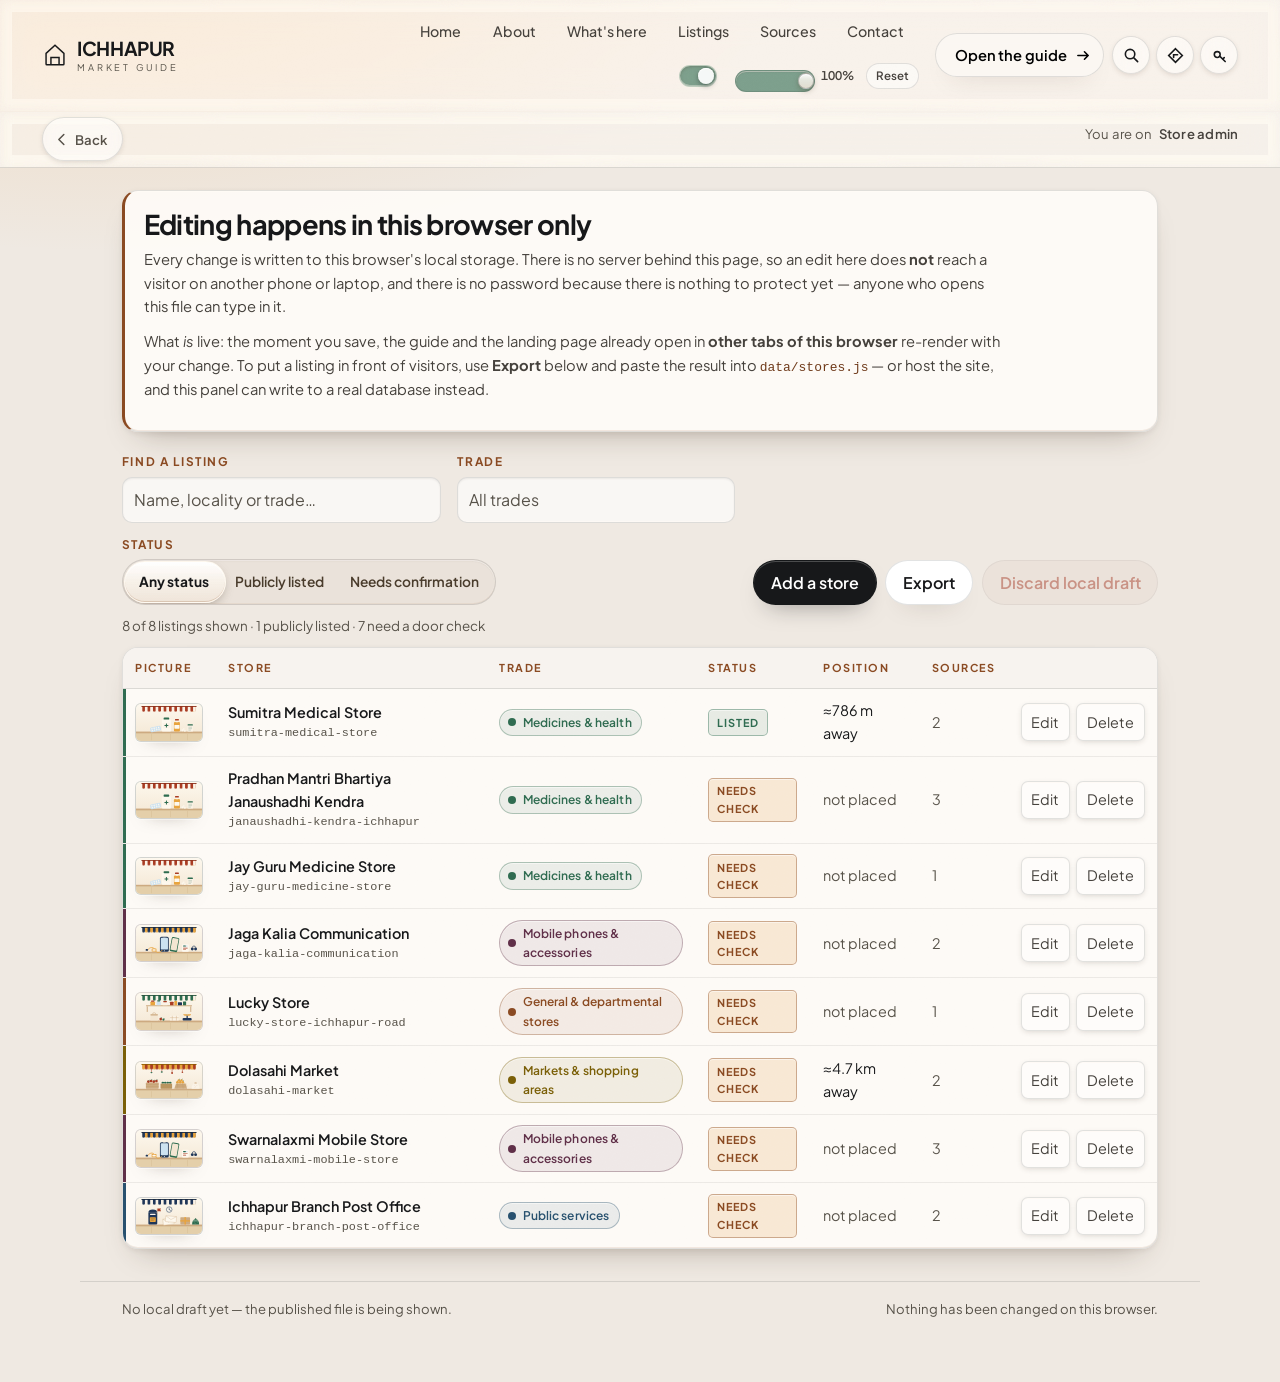
<file: admin.html>
<!doctype html>
<html lang="en">
<head>
<meta charset="utf-8">
<meta name="viewport" content="width=device-width, initial-scale=1">
<title>Store admin — ICHHAPUR Market</title>
<meta name="description" content="Local editing panel for the ICHHAPUR market listings: add, change or remove a shop, attach a photograph, and export the result back into the site's data file.">
<meta name="robots" content="noindex, nofollow">
<meta name="theme-color" content="#efe9e2">
<link rel="icon" href="assets/favicon.svg" type="image/svg+xml">
<link rel="icon" type="image/png" sizes="32x32" href="assets/img/icon-32.png">
<link rel="apple-touch-icon" sizes="180x180" href="assets/img/icon-180.png">
<link rel="canonical" href="admin.html">
<link rel="preconnect" href="https://fonts.googleapis.com">
<link rel="preconnect" href="https://fonts.gstatic.com" crossorigin>
<link rel="stylesheet" href="https://fonts.googleapis.com/css2?family=Plus+Jakarta+Sans:wght@400;500;600;700;800&display=swap">
<link rel="stylesheet" href="assets/css/admin.css">
<link rel="stylesheet" href="assets/css/site-chrome.css">
<link rel="stylesheet" href="assets/css/liquid-glass.css">
<link rel="stylesheet" href="assets/css/liquid-glass-gl.css">
<script src="assets/js/liquid-glass-gl.js"></script>
<script src="assets/js/liquid-glass.js"></script>
</head>

<body class="dk adm">

<a class="skip" href="#admMain">Skip to the listings</a>

<!-- The masthead and the back bar are the shared ones that site-nav.js puts on
     every page of this site, so this page does not write its own header. -->

<main id="admMain">

  <!-- ============ what this page actually is ============ -->
  <section class="notice" aria-labelledby="noticeTitle">
    <h1 id="noticeTitle">Editing happens in this browser only</h1>
    <p>
      Every change is written to this browser's local storage. There is no server behind this
      page, so an edit here does <strong>not</strong> reach a visitor on another phone or
      laptop, and there is no password because there is nothing to protect yet &mdash; anyone
      who opens this file can type in it.
    </p>
    <p class="notice__sync">
      What <em>is</em> live: the moment you save, the guide and the landing page already open in
      <strong>other tabs of this browser</strong> re-render with your change. To put a listing in
      front of visitors, use <strong>Export</strong> below and paste the result into
      <code>data/stores.js</code> &mdash; or host the site, and this panel can write to a real
      database instead.
    </p>
  </section>

  <!-- ============ toolbar ============ -->
  <section class="toolbar" aria-label="Listing tools">
    <div class="toolbar__grow">
      <div class="field field--search">
        <label class="field__label" for="admSearch">Find a listing</label>
        <input id="admSearch" type="search" autocomplete="off" placeholder="Name, locality or trade…">
      </div>
      <div class="field field--cat" id="admCatField">
        <label class="field__label" for="admCat">Trade</label>
        <select id="admCat"><option value="">All trades</option></select>
      </div>
      <div class="field">
        <label class="field__label" for="admStatus">Status</label>
        <select id="admStatus">
          <option value="">Any status</option>
          <option value="listed">Publicly listed</option>
          <option value="needs-confirmation">Needs confirmation</option>
        </select>
      </div>
    </div>
    <div class="toolbar__acts">
      <button class="btn btn--primary" id="btnAdd" type="button">Add a store</button>
      <button class="btn" id="btnExport" type="button">Export</button>
      <button class="btn btn--danger" id="btnReset" type="button" disabled>Discard local draft</button>
    </div>
  </section>

  <p class="count" id="admCount" role="status" aria-live="polite"></p>

  <!-- ============ the list ============ -->
  <section class="listwrap" aria-label="Current listings">
    <table class="list" id="admList">
      <caption class="sr-only">Listings in the working set, with their trade, status, map position and actions</caption>
      <thead>
        <tr>
          <th scope="col" class="c-img">Picture</th>
          <th scope="col">Store</th>
          <th scope="col">Trade</th>
          <th scope="col">Status</th>
          <th scope="col">Position</th>
          <th scope="col">Sources</th>
          <th scope="col"><span class="sr-only">Actions</span></th>
        </tr>
      </thead>
      <tbody id="admRows"></tbody>
    </table>
    <p class="empty" id="admEmpty" hidden>No listing matches that filter. <button class="linkish" id="btnClear" type="button">Clear the filters</button>.</p>
  </section>

  <!-- ============ editor ============ -->
  <section class="editor" id="editor" hidden aria-labelledby="edTitle">
    <div class="editor__head">
      <h2 id="edTitle">Add a store</h2>
      <p class="editor__sub" id="edSub"></p>
    </div>

    <form id="edForm" novalidate>
      <fieldset class="grp">
        <legend>Identity</legend>

        <div class="grid2">
          <div class="field">
            <label class="field__label" for="fName">Store name <span class="req" aria-hidden="true">*</span></label>
            <input id="fName" name="name" type="text" required autocomplete="off"
                   aria-describedby="hName" placeholder="e.g. Sumitra Medical Store">
            <p class="hint" id="hName">Exactly as the shopboard reads, if you can see it.</p>
          </div>

          <div class="field">
            <label class="field__label" for="fId">Address id</label>
            <input id="fId" name="id" type="text" autocomplete="off" aria-describedby="hId"
                   placeholder="left blank it is built from the name">
            <p class="hint" id="hId">Used in links like <code>index.html#open=&lt;id&gt;</code>. Changing it breaks links already shared.</p>
          </div>

          <div class="field field--cat">
            <label class="field__label" for="fCat">Trade</label>
            <select id="fCat" name="category" aria-describedby="hCat"></select>
            <p class="hint" id="hCat">Decides which drawing stands in when there is no photograph.</p>
          </div>

          <div class="field field--stat">
            <label class="field__label" for="fStatus">Status</label>
            <select id="fStatus" name="status" aria-describedby="hStatus">
              <option value="needs-confirmation">Listing needs confirmation</option>
              <option value="listed">Publicly listed</option>
            </select>
            <p class="hint" id="hStatus">Only choose “Publicly listed” when at least two sources, or a visit, back it up.</p>
          </div>
        </div>
      </fieldset>

      <fieldset class="grp">
        <legend>Where it is</legend>

        <div class="grid2">
          <div class="field">
            <label class="field__label" for="fLocality">Locality</label>
            <input id="fLocality" name="locality" type="text" autocomplete="off"
                   aria-describedby="hLocality" placeholder="e.g. Ichhapur, near Barik Chhak on SH9">
            <p class="hint" id="hLocality">A landmark people actually use, not a survey number.</p>
          </div>

          <div class="field">
            <label class="field__label" for="fAddress">Address line</label>
            <input id="fAddress" name="addressLine" type="text" autocomplete="off"
                   aria-describedby="hAddress" placeholder="Village, block, district, PIN">
            <p class="hint" id="hAddress">Publish only what a source prints. Leave the PIN out if you are not sure of it.</p>
          </div>
        </div>

        <div class="field field--wide">
          <label class="field__label" for="fLink">Map link or coordinates</label>
          <textarea id="fLink" name="link" rows="2" autocomplete="off" spellcheck="false"
                    aria-describedby="hLink"
                    placeholder="https://www.google.com/maps/place/…  or  21.043619, 86.549682"></textarea>
          <p class="hint" id="hLink">Paste the shop's own map link and press “Read the position”. It also understands Mappls, OSM and plain “lat, lng”.</p>
          <p class="acts-inline">
            <button class="btn btn--small" id="btnParse" type="button">Read the position</button>
            <span class="parse" id="parseMsg" role="status" aria-live="polite"></span>
          </p>
        </div>

        <div class="grid2">
          <div class="field">
            <label class="field__label" for="fLat">Latitude</label>
            <input id="fLat" name="lat" type="text" inputmode="decimal" autocomplete="off"
                   aria-describedby="hLat" placeholder="21.043619">
            <p class="hint" id="hLat">Between &minus;90 and 90. Decimal degrees.</p>
          </div>
          <div class="field">
            <label class="field__label" for="fLng">Longitude</label>
            <input id="fLng" name="lng" type="text" inputmode="decimal" autocomplete="off"
                   aria-describedby="hLng" placeholder="86.549682">
            <p class="hint" id="hLng">Between &minus;180 and 180. Leave both blank if no source places this shop.</p>
          </div>
        </div>

        <div class="field field--wide">
          <label class="field__label" for="fPosLabel">Where the position came from</label>
          <input id="fPosLabel" name="coordinatesLabel" type="text" autocomplete="off"
                 aria-describedby="hPosLabel"
                 placeholder="e.g. Position published by a public map listing">
          <p class="hint" id="hPosLabel">Shown under the coordinates. Say who placed the pin; do not write “exact location”.</p>
        </div>

        <div class="field field--wide">
          <label class="field__label" for="fDir">Directions note</label>
          <textarea id="fDir" name="note" rows="2" aria-describedby="hDir"
                    placeholder="What is still unresolved about this listing, or how to find the shutter."></textarea>
          <p class="hint" id="hDir">This is the “Unresolved” line on the landing page. The “Get directions” button is built from the coordinates above, so it needs no editing.</p>
        </div>
      </fieldset>

      <fieldset class="grp">
        <legend>What the listing says</legend>

        <div class="field field--wide">
          <label class="field__label" for="fDesc">Description</label>
          <textarea id="fDesc" name="description" rows="3" aria-describedby="hDesc"
                    placeholder="One or two sentences of what a source actually states."></textarea>
          <p class="hint" id="hDesc">No “best”, no “most popular”, no stock claims. If you did not read it somewhere, do not write it here.</p>
        </div>

        <div class="grid2">
          <div class="field">
            <label class="field__label" for="fPhone">Telephone</label>
            <input id="fPhone" name="phone" type="tel" autocomplete="off" aria-describedby="hPhone"
                   placeholder="Leave blank unless the shop gave it to you">
            <p class="hint" id="hPhone">A directory number that is not the shop's is worse than no number.</p>
          </div>
          <div class="field">
            <label class="field__label" for="fHours">Opening hours</label>
            <input id="fHours" name="hours" type="text" autocomplete="off" aria-describedby="hHours"
                   placeholder="e.g. Mon–Sun, 7:00 am – 11:30 pm (per public listing)">
            <p class="hint" id="hHours">Say where the hours came from if you did not see the board yourself.</p>
          </div>
        </div>

        <div class="field field--wide">
          <label class="field__label" for="fKeys">Search words</label>
          <input id="fKeys" name="keywords" type="text" autocomplete="off" aria-describedby="hKeys"
                 placeholder="medicine, pharmacy, chemist, health">
          <p class="hint" id="hKeys">Comma-separated. Words a visitor might type, in Odia or English.</p>
        </div>
      </fieldset>

      <fieldset class="grp">
        <legend>Picture</legend>

        <div class="photo">
          <div class="photo__prev" id="photoPrev">
            <img id="photoImg" alt="" width="640" height="360">
            <span class="photo__tag" id="photoTag"></span>
          </div>
          <div class="photo__ctl">
            <div class="field">
              <label class="field__label" for="fPhoto">Photograph of this shop</label>
              <input id="fPhoto" name="photo" type="file" accept="image/*" aria-describedby="hPhoto">
              <p class="hint" id="hPhoto">Shrunk to 1280&nbsp;px and kept in this browser. A photo of a real shopfront needs that shopkeeper's permission first.</p>
            </div>
            <div class="field">
              <label class="field__label" for="fPhotoAlt">Describe the photo</label>
              <input id="fPhotoAlt" name="photoAlt" type="text" autocomplete="off"
                     aria-describedby="hPhotoAlt" placeholder="What is actually in the frame">
              <p class="hint" id="hPhotoAlt">Read out by screen readers. Never guess at a name that is not on the board.</p>
            </div>
            <p class="acts-inline">
              <button class="btn btn--small" id="btnPhotoClear" type="button">Remove the photo</button>
              <span class="hint" id="photoMsg" role="status" aria-live="polite"></span>
            </p>
          </div>
        </div>
      </fieldset>

      <fieldset class="grp">
        <legend>Sources</legend>
        <p class="hint hint--top" id="hSrc">
          Every claim on the public pages traces back to one of these. A listing with no source
          cannot be marked “Publicly listed”.
        </p>
        <div class="srcs" id="srcRows"></div>
        <p class="acts-inline">
          <button class="btn btn--small" id="btnAddSrc" type="button">Add a source</button>
        </p>
      </fieldset>

      <p class="err" id="edErr" role="alert" hidden></p>

      <div class="editor__foot">
        <button class="btn btn--primary" id="btnSave" type="submit">Save listing</button>
        <button class="btn" id="btnCancel" type="button">Close without saving</button>
        <button class="btn btn--danger" id="btnDelete" type="button" hidden>Delete this listing</button>
      </div>
      <p class="saved" id="edSaved" role="status" aria-live="polite"></p>
    </form>
  </section>

  <!-- ============ export ============ -->
  <section class="export" id="exportBox" hidden aria-labelledby="exTitle">
    <div class="export__head">
      <h2 id="exTitle">Export the working set</h2>
      <p>
        This is the whole listing set as it stands in this browser. Two ways to publish it:
      </p>
      <ol>
        <li><strong>Keep the file.</strong> Save it next to <code>data/stores.js</code> and replace that file's <code>MARKET_DATA</code> object with this content, keeping the <code>window.MARKET_DATA = …;</code> wrapper at the top of the file.</li>
        <li><strong>Photographs.</strong> Any photo you added is inside this text as a data URL, which is why the file gets big. For a hosted site, save each picture into <code>assets/img/</code> and put its path in the <code>photo</code> field instead.</li>
      </ol>
      <p class="acts-inline">
        <button class="btn btn--primary" id="btnDownload" type="button">Download .json</button>
        <button class="btn" id="btnShow" type="button">Show the text</button>
        <button class="btn" id="btnCloseExport" type="button">Close</button>
      </p>
    </div>
    <pre id="exportText" hidden></pre>
  </section>

</main>

<footer class="adm-foot">
  <p class="meter" id="admMeter"></p>
  <p class="savedat" id="admSavedAt"></p>
</footer>

<!-- one toast, reused -->
<p class="toast" id="toast" role="status" aria-live="polite" hidden></p>

<script src="data/stores.js"></script>
<script src="assets/js/market-data.js"></script>
<script src="assets/js/site-nav.js"></script>
<script src="assets/js/admin.js"></script>
</body>
</html>
</file>
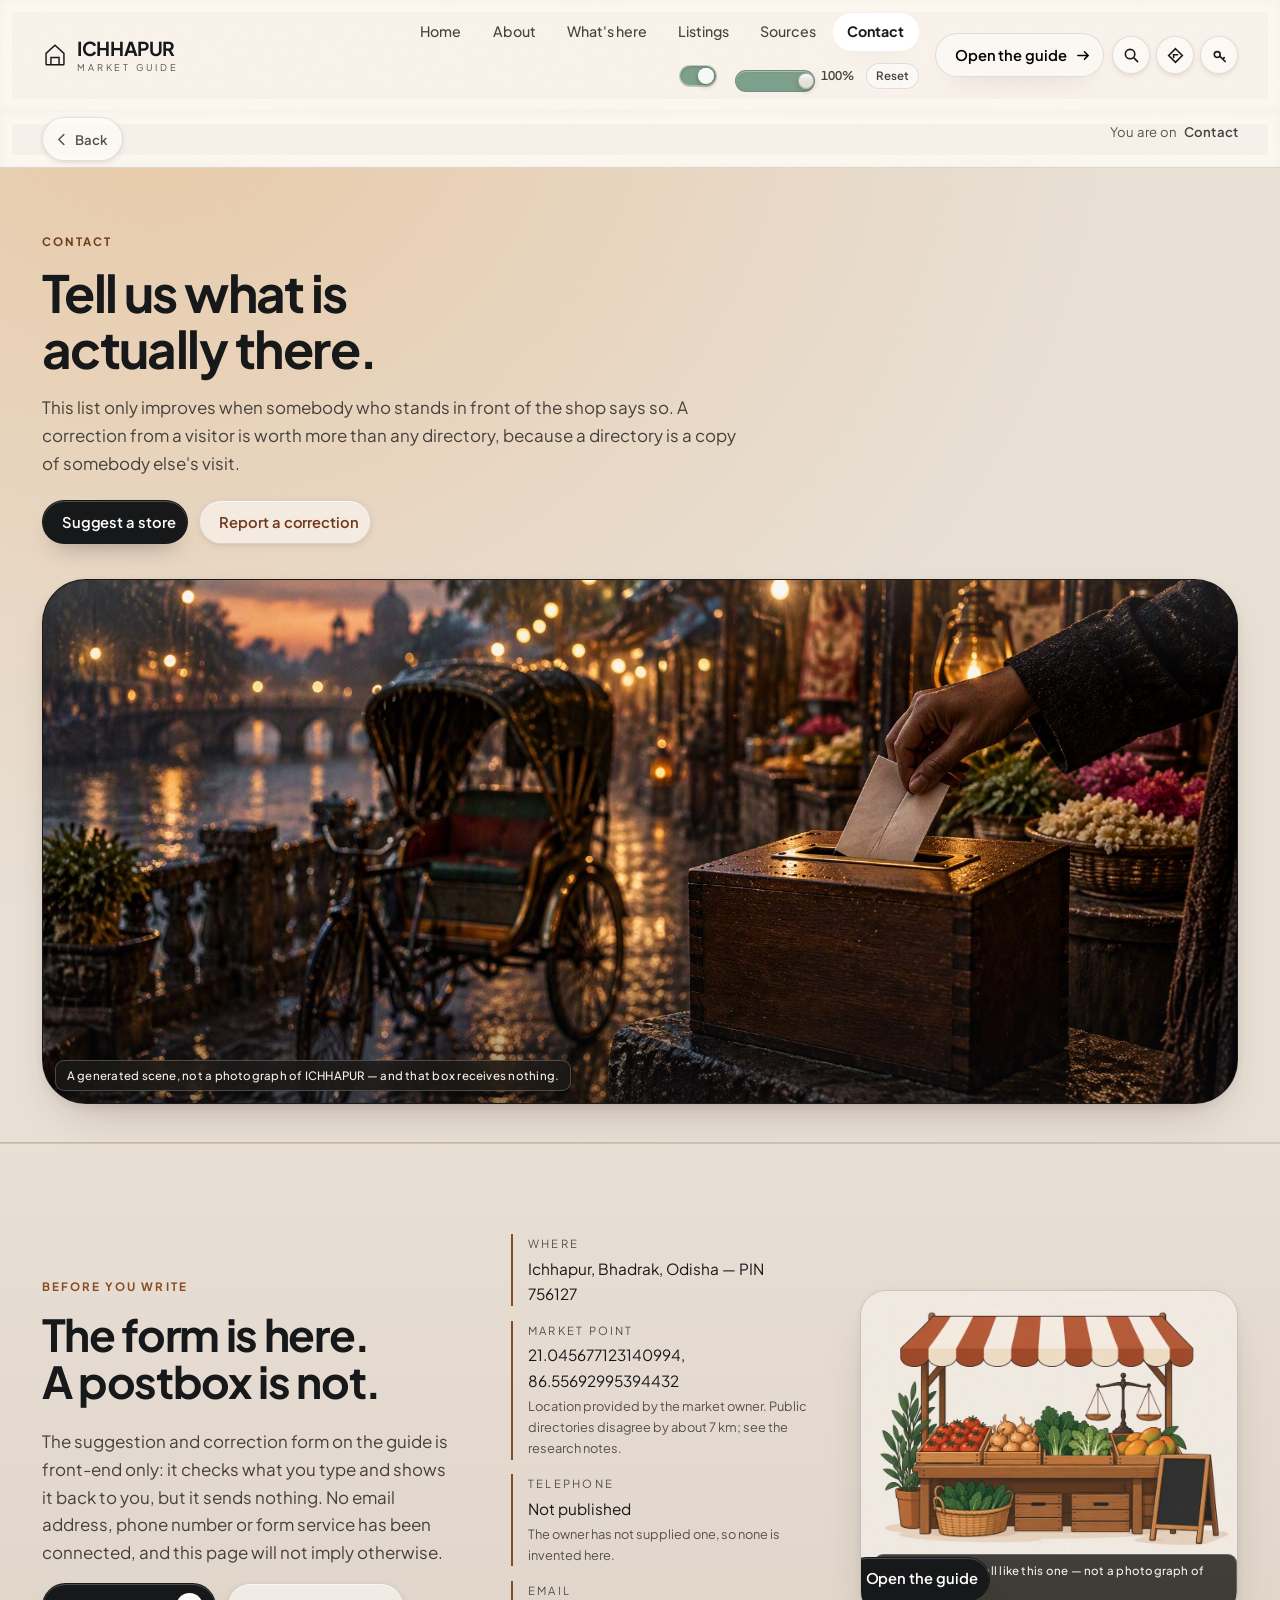
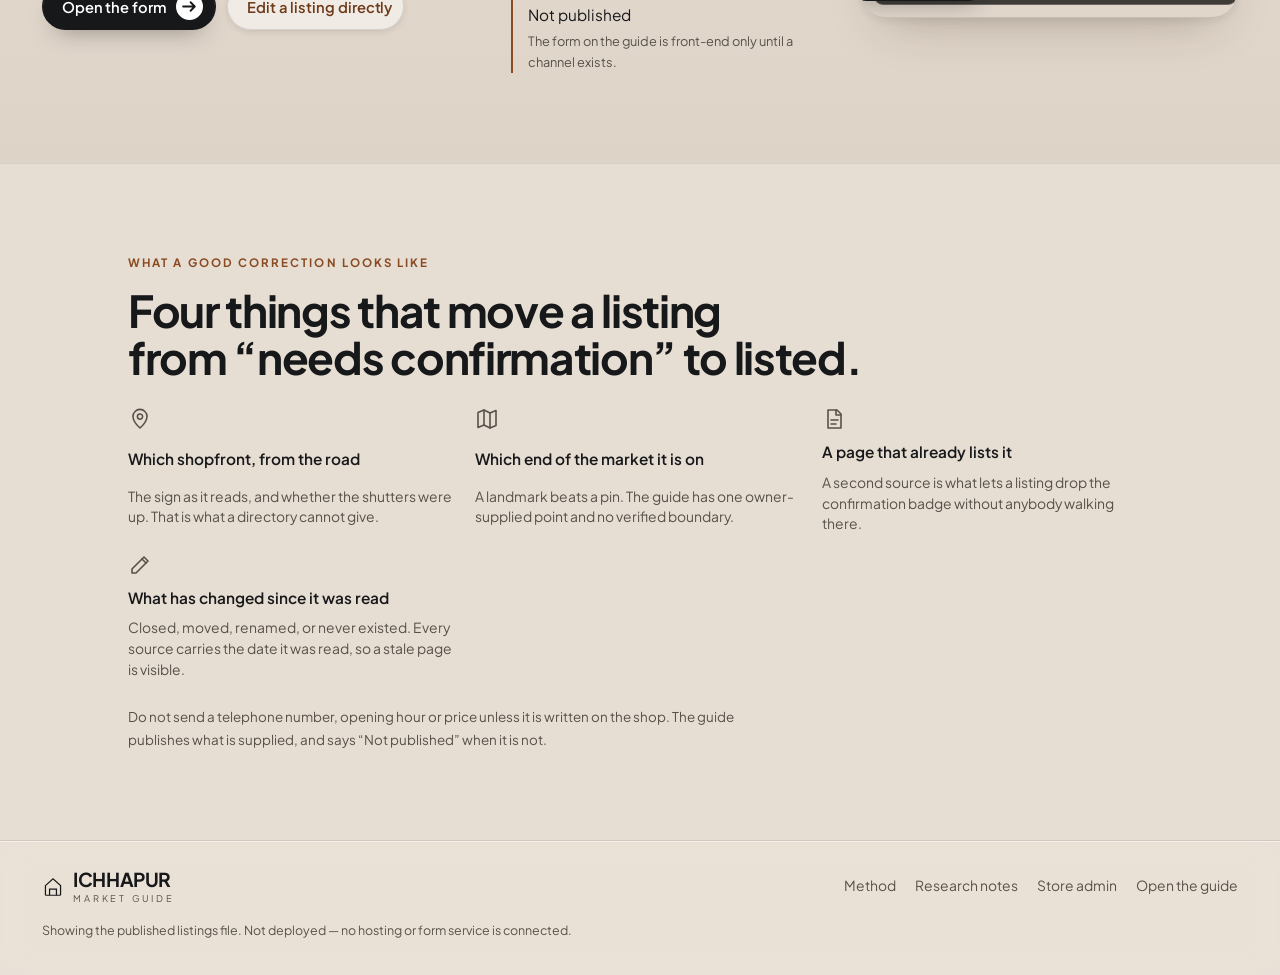
<file: contact.html>
<!doctype html>
<html lang="en">
<head>
<meta charset="utf-8">
<meta name="viewport" content="width=device-width, initial-scale=1">
<title>Contact — add a shop or correct a listing at ICHHAPUR | Bhadrak, Odisha 756127</title>
<meta name="description" content="How to add a shop or report a wrong listing on the ICHHAPUR market guide, what the guide knows about reaching the market, and what it will not invent.">
<meta name="theme-color" content="#efe9e2">
<link rel="icon" href="assets/favicon.svg" type="image/svg+xml">
<link rel="icon" type="image/png" sizes="32x32" href="assets/img/icon-32.png">
<link rel="apple-touch-icon" sizes="180x180" href="assets/img/icon-180.png">
<meta property="og:type" content="website">
<meta property="og:site_name" content="ICHHAPUR Market">
<meta property="og:locale" content="en_IN">
<meta property="og:title" content="Add a shop or correct an ICHHAPUR listing">
<meta property="og:description" content="How to add a shop or report a wrong listing on this guide — and what the form does with your message while no email address, phone number or form service has been connected.">
<meta property="og:image" content="assets/img/og.png">
<meta property="og:image:width" content="1200">
<meta property="og:image:height" content="630">
<meta property="og:image:alt" content="Preview card: ICHHAPUR, the line “Every shop in the market, and how well we know it.”, and a drawing of a market lane.">
<meta name="twitter:card" content="summary_large_image">
<meta name="twitter:image" content="assets/img/og.png">
<link rel="preconnect" href="https://fonts.googleapis.com">
<link rel="preconnect" href="https://fonts.gstatic.com" crossorigin>
<link rel="stylesheet" href="https://fonts.googleapis.com/css2?family=Plus+Jakarta+Sans:wght@400;500;600;700;800&display=swap">
<link rel="stylesheet" href="assets/css/site-chrome.css">
<link rel="stylesheet" href="assets/css/landing.css">
<link rel="canonical" href="contact.html">
<script>document.documentElement.className += " dk-js";</script>
<link rel="stylesheet" href="assets/css/liquid-glass.css">
<link rel="stylesheet" href="assets/css/liquid-glass-gl.css">
<script src="assets/js/liquid-glass-gl.js"></script>
<script src="assets/js/liquid-glass.js"></script>
</head>

<body class="dk">

<a class="dk-skip" href="#main">Skip to the content</a>

<div class="dk-frame">

  <main id="main">

    <header class="pagehead">
      <p class="eyebrow eyebrow--light">Contact</p>
      <h1>Tell us what is<br>actually there.</h1>
      <p class="pagehead__lede">
        This list only improves when somebody who stands in front of the shop says so. A
        correction from a visitor is worth more than any directory, because a directory is a
        copy of somebody else's visit.
      </p>
      <div class="pagehead__row">
        <a class="pill pill--solid" href="index.html?kind=missing#contact">Suggest a store</a>
        <a class="pill pill--ghost" href="index.html?kind=correction#contact">Report a correction</a>
      </div>

      <figure class="pageshot">
        <img src="assets/img/dark/page-contact.jpg" width="1792" height="1024"
             alt="Illustration of a hand dropping a folded note into a lidded wooden box on a stone ledge, with a parked cycle rickshaw, flower stalls and hanging bulbs along a waterfront at dusk."
             decoding="async">
        <figcaption class="shot__note">A generated scene, not a photograph of ICHHAPUR &mdash; and that box receives nothing.</figcaption>
      </figure>
    </header>

    <section class="band band--contact">
      <div class="band__grid band__grid--contact">
        <div class="band__copy" data-reveal>
          <p class="eyebrow">Before you write</p>
          <h2>The form is here.<br>A postbox is not.</h2>
          <p class="band__lede">
            The suggestion and correction form on the guide is front-end only: it checks what
            you type and shows it back to you, but it sends nothing. No email address, phone
            number or form service has been connected, and this page will not imply otherwise.
          </p>
          <div class="pillrow">
            <a class="pill pill--solid" href="index.html#contact">
              Open the form
              <svg width="15" height="15" viewBox="0 0 16 16" aria-hidden="true" focusable="false"><path d="M2 8h11M9 4l4 4-4 4" fill="none" stroke="currentColor" stroke-width="1.7" stroke-linecap="round" stroke-linejoin="round"/></svg>
            </a>
            <a class="pill pill--ghost" href="admin.html">Edit a listing directly</a>
          </div>
        </div>

        <dl class="addr" id="addrBlock" data-reveal data-stagger></dl>

        <figure class="shot" data-reveal>
          <img src="assets/img/illustration/produce-stall.webp" width="900" height="675"
               alt="Drawing of a fruit and vegetable stall: crates of tomatoes, onions, leafy greens and mangoes under a striped awning, with a brass balance scale and a blank chalkboard sign."
               loading="lazy" decoding="async">
          <figcaption class="shot__note">A drawing of a stall like this one &mdash; not a photograph of ICHHAPUR.</figcaption>
          <a class="pill pill--solid shot__cta" href="index.html#stores">Open the guide</a>
        </figure>
      </div>
    </section>

    <section class="band band--about">
      <div class="band__copy band__copy--wide" data-reveal>
        <p class="eyebrow">What a good correction looks like</p>
        <h2>Four things that move a listing<br>from “needs confirmation” to listed.</h2>
        <ul class="feats" id="fixList">
          <li class="feat">
            <span class="feat__ico" aria-hidden="true">
              <svg width="24" height="24" viewBox="0 0 24 24" fill="none" stroke="currentColor" stroke-width="1.6" stroke-linecap="round" stroke-linejoin="round" focusable="false"><path d="M12 21s7-6.4 7-11.6A7 7 0 0 0 5 9.4C5 14.6 12 21 12 21z"/><path d="M12 12.2a2.6 2.6 0 1 0 0-5.2 2.6 2.6 0 0 0 0 5.2z"/></svg>
            </span>
            <b>Which shopfront, from the road</b>
            <span>The sign as it reads, and whether the shutters were up. That is what a directory cannot give.</span>
          </li>
          <li class="feat">
            <span class="feat__ico" aria-hidden="true">
              <svg width="24" height="24" viewBox="0 0 24 24" fill="none" stroke="currentColor" stroke-width="1.6" stroke-linecap="round" stroke-linejoin="round" focusable="false"><path d="M9 3 3 5.5v15L9 18l6 3 6-2.5v-15L15 6z"/><path d="M9 3v15M15 6v15"/></svg>
            </span>
            <b>Which end of the market it is on</b>
            <span>A landmark beats a pin. The guide has one owner-supplied point and no verified boundary.</span>
          </li>
          <li class="feat">
            <span class="feat__ico" aria-hidden="true">
              <svg width="24" height="24" viewBox="0 0 24 24" fill="none" stroke="currentColor" stroke-width="1.6" stroke-linecap="round" stroke-linejoin="round" focusable="false"><path d="M6 3h9l4 4v14H6z"/><path d="M14 3v5h5"/><path d="M9 13h7M9 17h5"/></svg>
            </span>
            <b>A page that already lists it</b>
            <span>A second source is what lets a listing drop the confirmation badge without anybody walking there.</span>
          </li>
          <li class="feat">
            <span class="feat__ico" aria-hidden="true">
              <svg width="24" height="24" viewBox="0 0 24 24" fill="none" stroke="currentColor" stroke-width="1.6" stroke-linecap="round" stroke-linejoin="round" focusable="false"><path d="M4 20h4L20 8l-4-4L4 16z"/><path d="M14 6l4 4"/></svg>
            </span>
            <b>What has changed since it was read</b>
            <span>Closed, moved, renamed, or never existed. Every source carries the date it was read, so a stale page is visible.</span>
          </li>
        </ul>
        <p class="band__note">
          Do not send a telephone number, opening hour or price unless it is written on the
          shop. The guide publishes what is supplied, and says “Not published” when it is not.
        </p>
      </div>
    </section>

  </main>

</div><!-- /.dk-frame -->

<script src="data/stores.js"></script>
<script src="assets/js/market-data.js"></script>
<script src="assets/js/site-nav.js"></script>
<script src="assets/js/landing.js"></script>
</body>
</html>
</file>
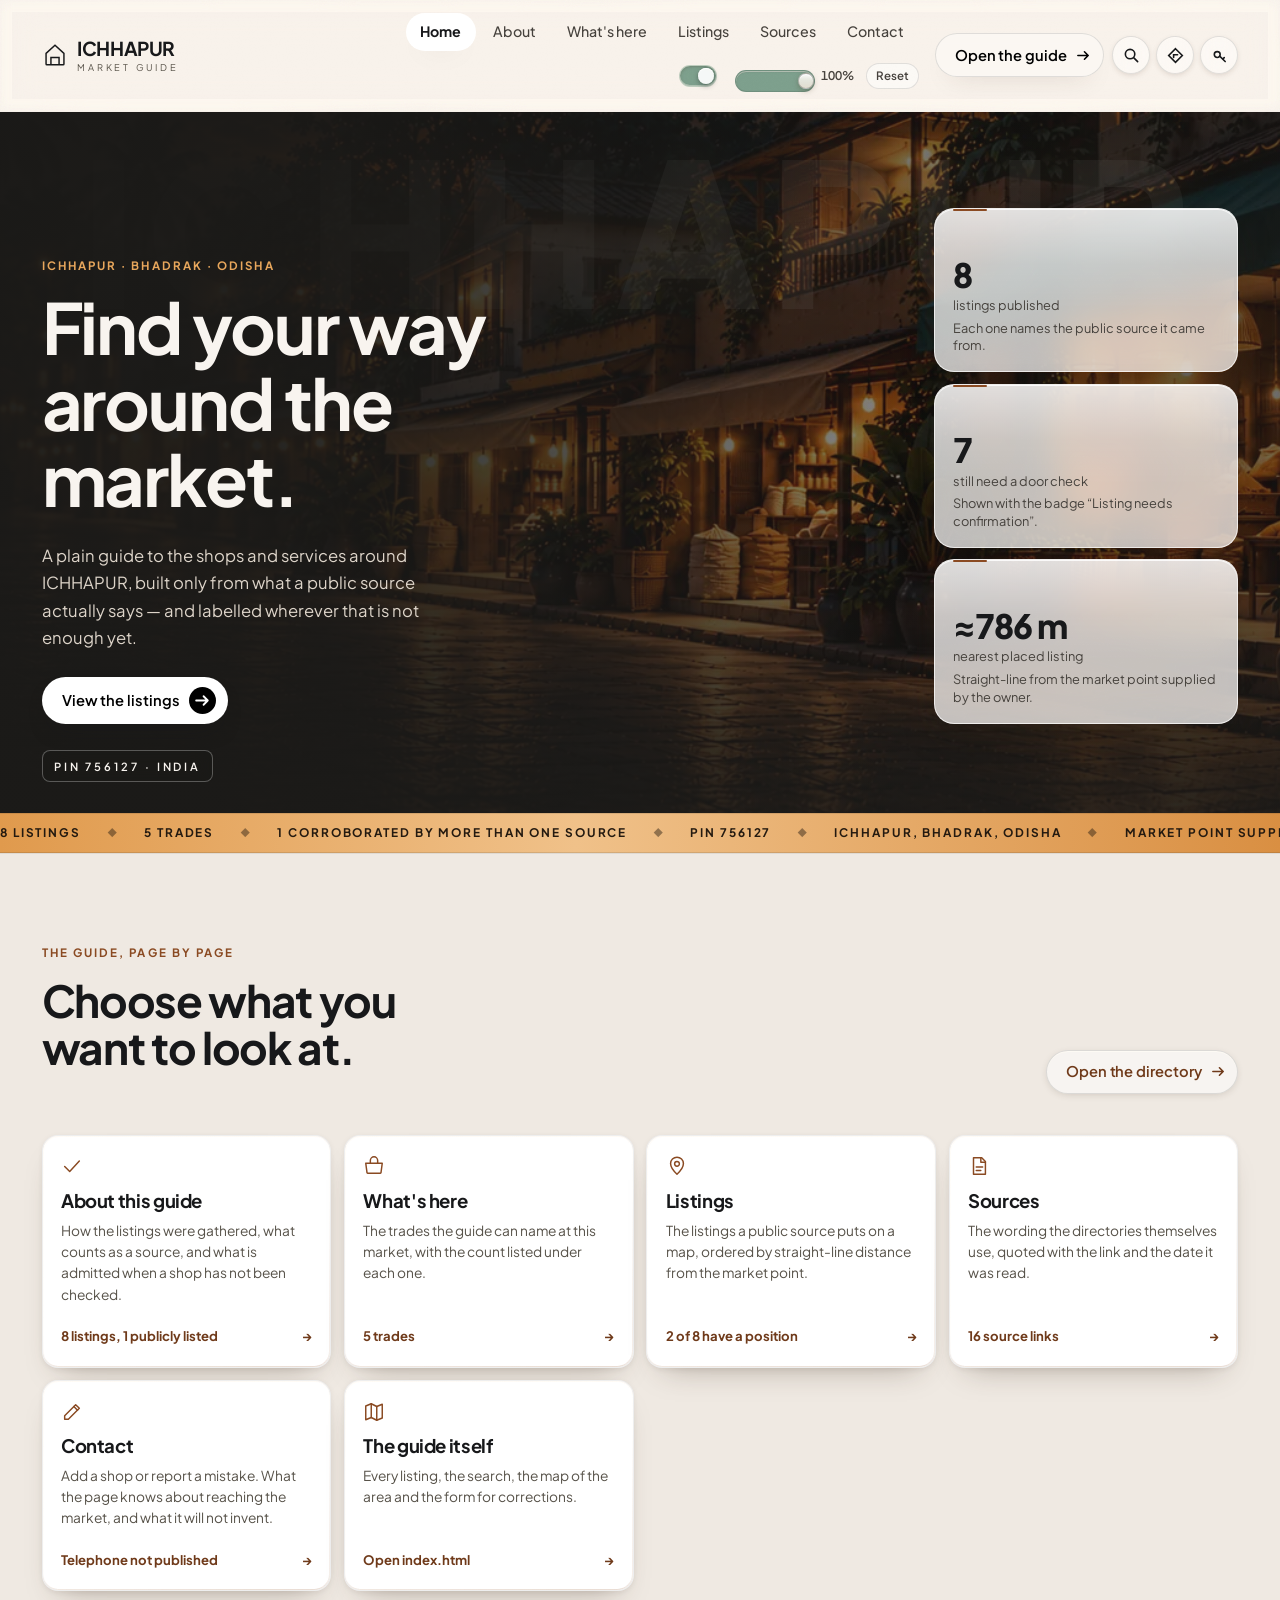
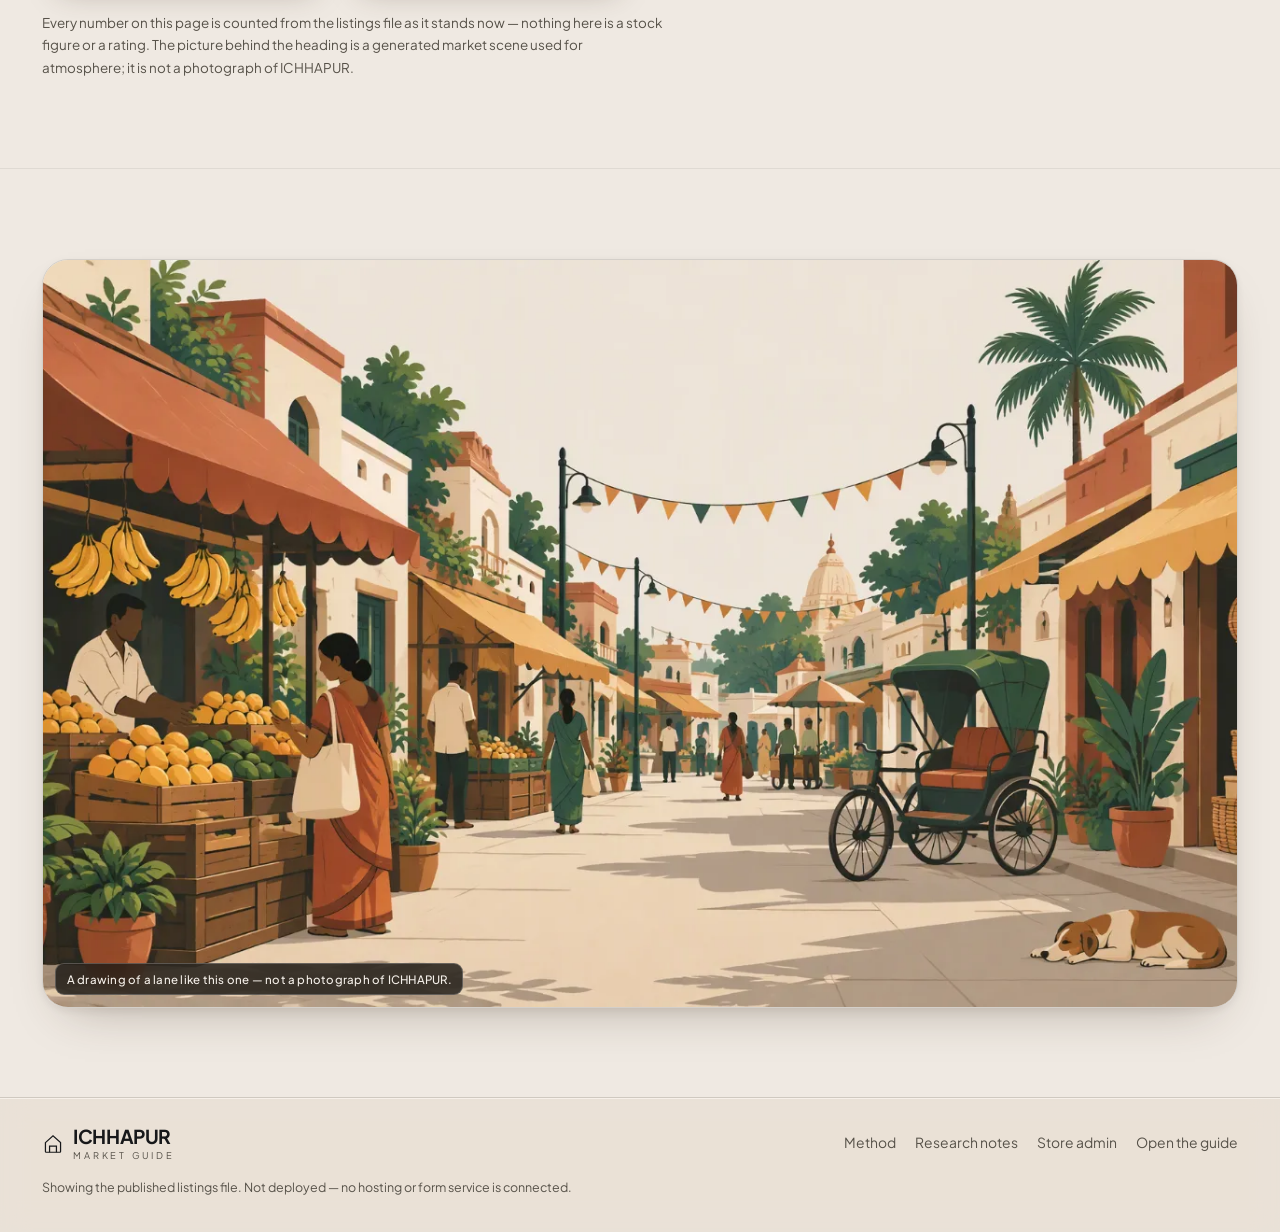
<file: landing.html>
<!doctype html>
<html lang="en">
<head>
<meta charset="utf-8">
<meta name="viewport" content="width=device-width, initial-scale=1">
<title>ICHHAPUR Market — the visitor's guide to Ichhapur, Bhadrak, Odisha 756127</title>
<meta name="description" content="The front page of the ICHHAPUR market guide: what is listed so far, how far each listing is from the market point supplied by the owner, and the pages that hold the detail.">
<meta property="og:title" content="ICHHAPUR Market — the visitor's guide">
<meta property="og:description" content="Listings gathered from public sources, each one labelled with what is confirmed and what still needs checking at the shopfront.">
<meta property="og:type" content="website">
<meta name="theme-color" content="#efe9e2">
<link rel="icon" href="assets/favicon.svg" type="image/svg+xml">
<link rel="icon" type="image/png" sizes="32x32" href="assets/img/icon-32.png">
<link rel="apple-touch-icon" sizes="180x180" href="assets/img/icon-180.png">
<meta property="og:type" content="website">
<meta property="og:site_name" content="ICHHAPUR Market">
<meta property="og:locale" content="en_IN">
<meta property="og:image" content="assets/img/og.png">
<meta property="og:image:width" content="1200">
<meta property="og:image:height" content="630">
<meta property="og:image:alt" content="Preview card: ICHHAPUR, the line “Every shop in the market, and how well we know it.”, and a drawing of a market lane.">
<meta name="twitter:card" content="summary_large_image">
<meta name="twitter:image" content="assets/img/og.png">
<link rel="preconnect" href="https://fonts.googleapis.com">
<link rel="preconnect" href="https://fonts.gstatic.com" crossorigin>
<link rel="stylesheet" href="https://fonts.googleapis.com/css2?family=Plus+Jakarta+Sans:wght@400;500;600;700;800&display=swap">
<link rel="stylesheet" href="assets/css/site-chrome.css">
<link rel="stylesheet" href="assets/css/landing.css">
<link rel="canonical" href="landing.html">
<script>document.documentElement.className += " dk-js";</script>
<link rel="stylesheet" href="assets/css/liquid-glass.css">
<link rel="stylesheet" href="assets/css/liquid-glass-gl.css">
<script src="assets/js/liquid-glass-gl.js"></script>
<script src="assets/js/liquid-glass.js"></script>
</head>

<body class="dk">

<a class="dk-skip" href="#main">Skip to the content</a>

<div class="dk-frame">

  <main id="main">

    <!-- ==================== HERO ==================== -->
    <section class="hero" id="top">
      <div class="hero__media" aria-hidden="true">
        <picture>
          <source media="(max-width: 899px)" type="image/webp" width="900" height="635"
                  srcset="assets/img/dark/hero-market-lit-phone.webp">
          <source media="(max-width: 899px)" type="image/jpeg" width="900" height="635"
                  srcset="assets/img/dark/hero-market-lit-phone.jpg">
          <source type="image/webp" width="1672" height="601"
                  srcset="assets/img/dark/hero-market-lit.webp">
          <img src="assets/img/dark/hero-market-lit.jpg" width="1672" height="601"
               alt="" decoding="async" fetchpriority="high">
        </picture>
      </div>
      <p class="hero__ghost" aria-hidden="true">ICHHAPUR</p>

      <div class="hero__inner">
        <div class="hero__copy">
          <p class="eyebrow eyebrow--light">Ichhapur &middot; Bhadrak &middot; Odisha</p>
          <h1>Find your way<br>around the market.</h1>
          <p class="hero__lede">
            A plain guide to the shops and services around ICHHAPUR, built only from what a
            public source actually says &mdash; and labelled wherever that is not enough yet.
          </p>
          <a class="pill pill--solid" href="index.html#stores">
            View the listings
            <svg width="15" height="15" viewBox="0 0 16 16" aria-hidden="true" focusable="false"><path d="M2 8h11M9 4l4 4-4 4" fill="none" stroke="currentColor" stroke-width="1.7" stroke-linecap="round" stroke-linejoin="round"/></svg>
          </a>
        </div>

        <ul class="statcards" id="statCards" aria-label="What this guide holds today"></ul>
      </div>

      <p class="hero__chip" id="heroChip">PIN 756127</p>

      <div class="ticker" id="ticker" aria-label="Facts about this guide">
        <div class="ticker__track" id="tickerTrack"></div>
      </div>
    </section>

    <!-- ==================== PAGES ==================== -->
    <section class="band band--trades" id="pages">
      <div class="band__head" data-reveal>
        <div>
          <p class="eyebrow">The guide, page by page</p>
          <h2>Choose what you<br>want to look at.</h2>
        </div>
        <a class="pill pill--ghost" href="index.html#stores">
          Open the directory
          <svg width="15" height="15" viewBox="0 0 16 16" aria-hidden="true" focusable="false"><path d="M2 8h11M9 4l4 4-4 4" fill="none" stroke="currentColor" stroke-width="1.7" stroke-linecap="round" stroke-linejoin="round"/></svg>
        </a>
      </div>
      <ul class="navcards" id="homeCards" data-reveal data-stagger></ul>
      <p class="band__note">
        Every number on this page is counted from the listings file as it stands now &mdash;
        nothing here is a stock figure or a rating. The picture behind the heading is a generated
        market scene used for atmosphere; it is not a photograph of ICHHAPUR.
      </p>
    </section>

    <section class="band band--lane">
      <figure class="shot shot--wide" data-reveal>
        <img src="assets/img/illustration/market-lane-wide.webp" width="1400" height="800"
             alt="Drawing of a market lane: fruit stalls under striped awnings, bunting strung between the lamp posts, a cycle rickshaw parked on the far pavement."
             loading="lazy" decoding="async">
        <figcaption class="shot__note">A drawing of a lane like this one &mdash; not a photograph of ICHHAPUR.</figcaption>
      </figure>
    </section>

  </main>

</div><!-- /.dk-frame -->

<script src="data/stores.js"></script>
<script src="assets/js/market-data.js"></script>
<script src="assets/js/site-nav.js"></script>
<script src="assets/js/landing.js"></script>
</body>
</html>
</file>
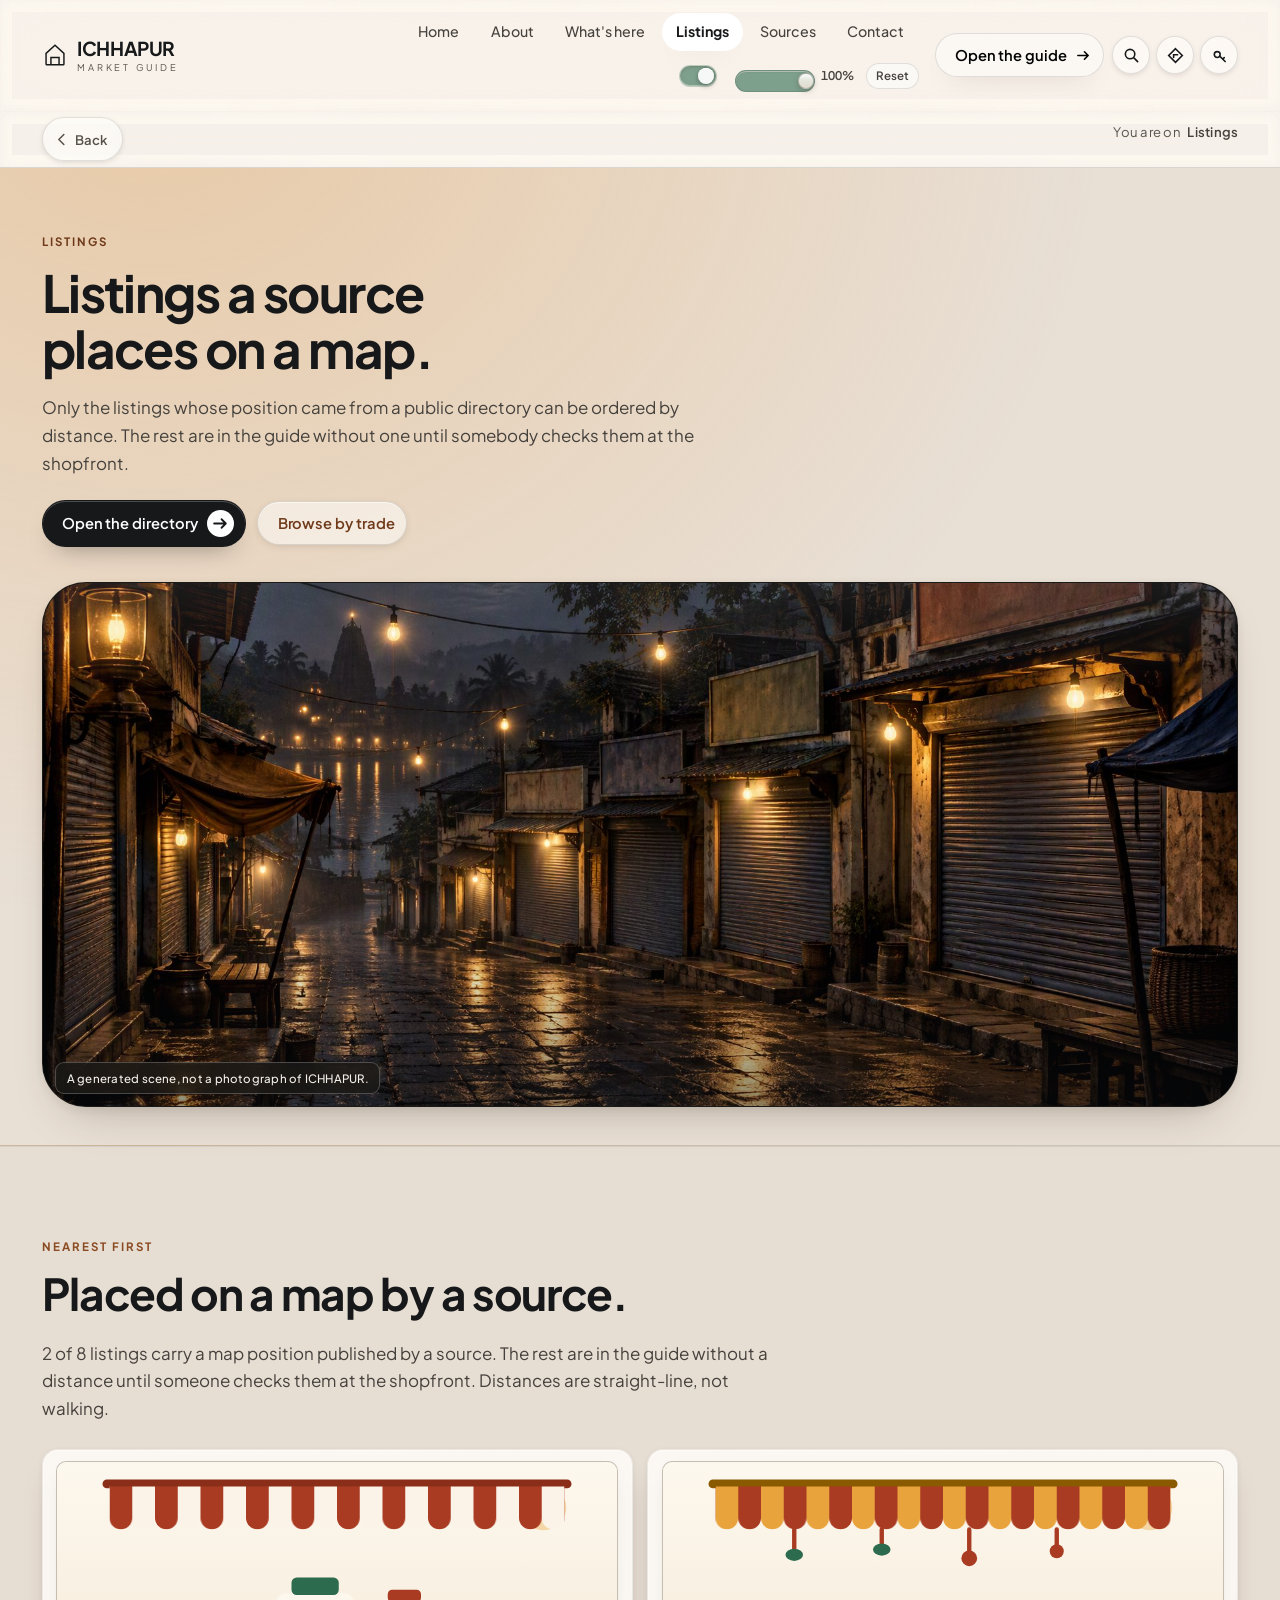
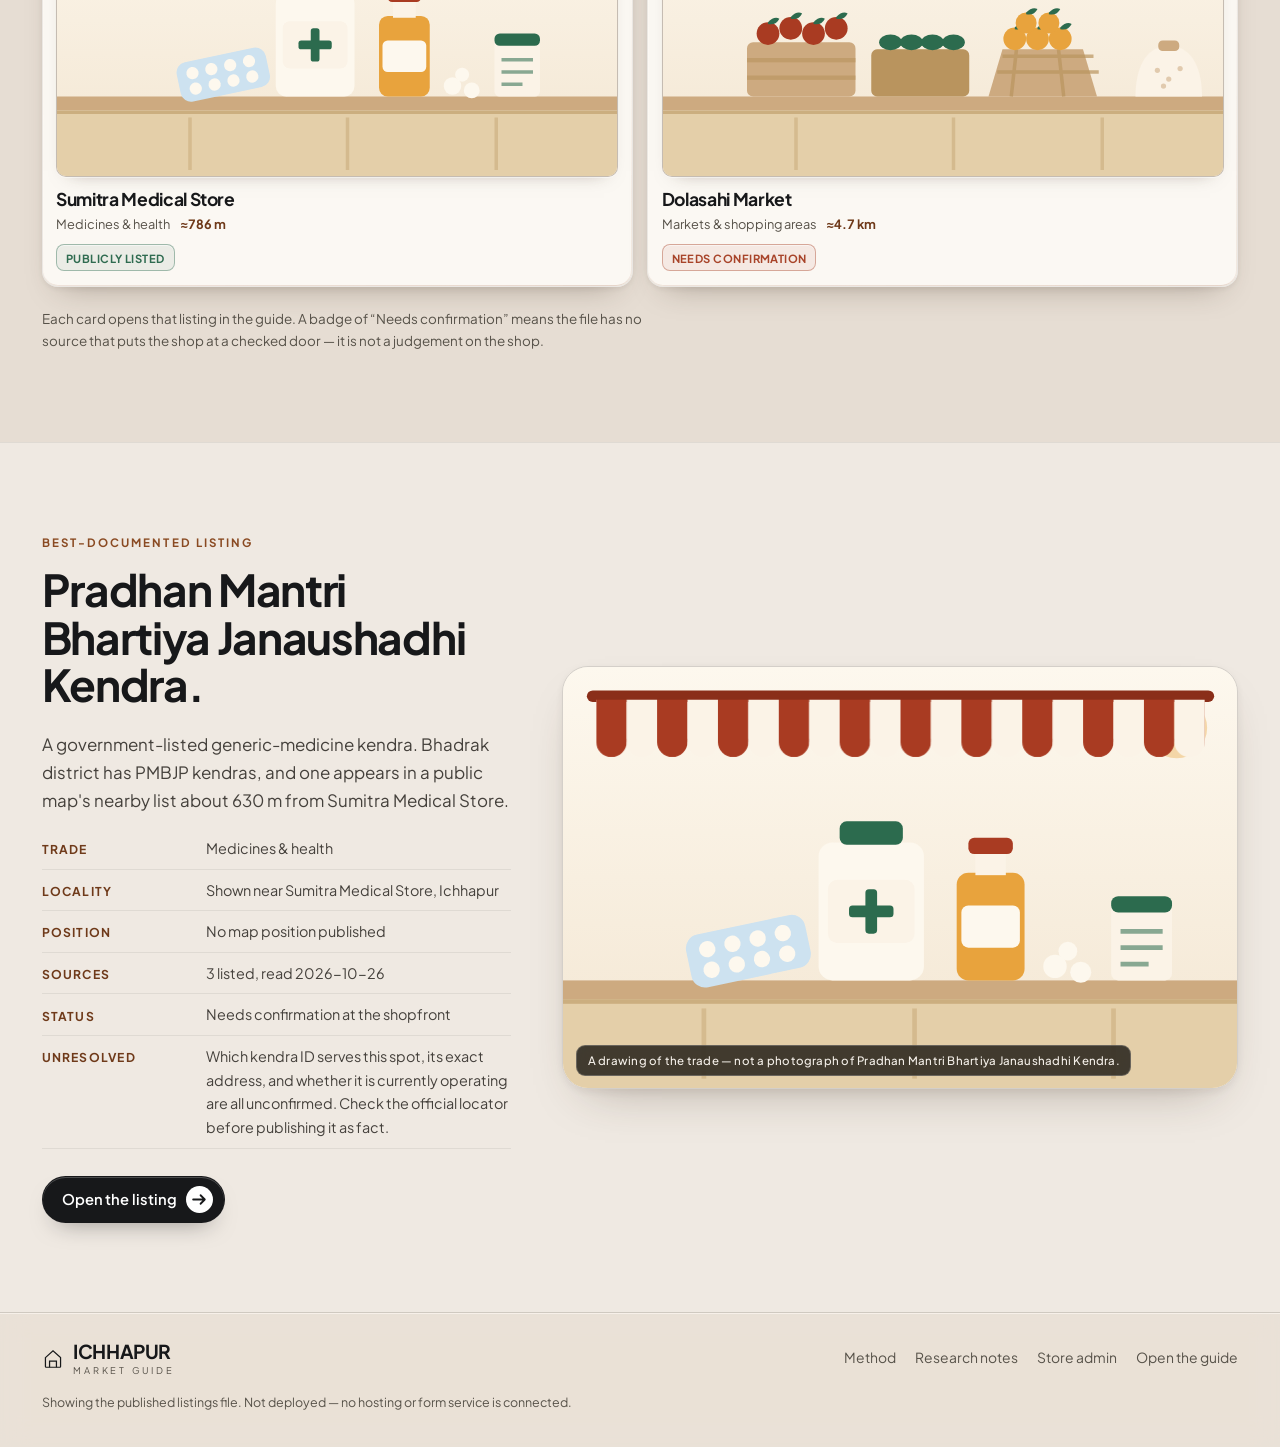
<file: listings.html>
<!doctype html>
<html lang="en">
<head>
<meta charset="utf-8">
<meta name="viewport" content="width=device-width, initial-scale=1">
<title>Listings — the shops a source places near ICHHAPUR market | Bhadrak, Odisha 756127</title>
<meta name="description" content="The ICHHAPUR listings that carry a map position published by a source, ordered by straight-line distance from the market point supplied by the owner, with the best-documented listing in full.">
<meta name="theme-color" content="#efe9e2">
<link rel="icon" href="assets/favicon.svg" type="image/svg+xml">
<link rel="icon" type="image/png" sizes="32x32" href="assets/img/icon-32.png">
<link rel="apple-touch-icon" sizes="180x180" href="assets/img/icon-180.png">
<meta property="og:type" content="website">
<meta property="og:site_name" content="ICHHAPUR Market">
<meta property="og:locale" content="en_IN">
<meta property="og:title" content="Listings near ICHHAPUR market, Bhadrak">
<meta property="og:description" content="Every listing that carries a map position from a public source, with its straight-line distance from the market point the owner supplied.">
<meta property="og:image" content="assets/img/og.png">
<meta property="og:image:width" content="1200">
<meta property="og:image:height" content="630">
<meta property="og:image:alt" content="Preview card: ICHHAPUR, the line “Every shop in the market, and how well we know it.”, and a drawing of a market lane.">
<meta name="twitter:card" content="summary_large_image">
<meta name="twitter:image" content="assets/img/og.png">
<link rel="preconnect" href="https://fonts.googleapis.com">
<link rel="preconnect" href="https://fonts.gstatic.com" crossorigin>
<link rel="stylesheet" href="https://fonts.googleapis.com/css2?family=Plus+Jakarta+Sans:wght@400;500;600;700;800&display=swap">
<link rel="stylesheet" href="assets/css/site-chrome.css">
<link rel="stylesheet" href="assets/css/landing.css">
<link rel="canonical" href="listings.html">
<script>document.documentElement.className += " dk-js";</script>
<link rel="stylesheet" href="assets/css/liquid-glass.css">
<link rel="stylesheet" href="assets/css/liquid-glass-gl.css">
<script src="assets/js/liquid-glass-gl.js"></script>
<script src="assets/js/liquid-glass.js"></script>
</head>

<body class="dk">

<a class="dk-skip" href="#main">Skip to the content</a>

<div class="dk-frame">

  <main id="main">

    <header class="pagehead">
      <p class="eyebrow eyebrow--light">Listings</p>
      <h1>Listings a source<br>places on a map.</h1>
      <p class="pagehead__lede">
        Only the listings whose position came from a public directory can be ordered by
        distance. The rest are in the guide without one until somebody checks them at the
        shopfront.
      </p>
      <div class="pagehead__row">
        <a class="pill pill--solid" href="index.html#stores">
          Open the directory
          <svg width="15" height="15" viewBox="0 0 16 16" aria-hidden="true" focusable="false"><path d="M2 8h11M9 4l4 4-4 4" fill="none" stroke="currentColor" stroke-width="1.7" stroke-linecap="round" stroke-linejoin="round"/></svg>
        </a>
        <a class="pill pill--ghost" href="whats-here.html">Browse by trade</a>
      </div>

      <figure class="pageshot">
        <img src="assets/img/dark/page-listings.jpg" width="1792" height="1024"
             alt="Illustration of a market lane at night: a row of closed shutters either side of wet cobbles reflecting a string of hanging bulbs, with a moon above the roofs."
             decoding="async">
        <figcaption class="shot__note">A generated scene, not a photograph of ICHHAPUR.</figcaption>
      </figure>
    </header>

    <section class="band band--listings">
      <p class="eyebrow" data-reveal>Nearest first</p>
      <h2 data-reveal>Placed on a map by a source.</h2>
      <p class="band__lede band__lede--wide" id="listingNote"></p>
      <ul class="lgrid" id="listingGrid" data-reveal data-stagger></ul>
      <p class="band__note">
        Each card opens that listing in the guide. A badge of “Needs confirmation” means the
        file has no source that puts the shop at a checked door — it is not a judgement on
        the shop.
      </p>
    </section>

    <section class="band band--feature">
      <div class="band__grid band__grid--feature">
        <div class="band__copy" data-reveal>
          <p class="eyebrow">Best-documented listing</p>
          <h2 id="featTitle">The one lead two sources agree on.</h2>
          <p class="band__lede" id="featBody"></p>
          <dl class="facts" id="featFacts"></dl>
          <a class="pill pill--solid" id="featLink" href="index.html#stores">
            Open the listing
            <svg width="15" height="15" viewBox="0 0 16 16" aria-hidden="true" focusable="false"><path d="M2 8h11M9 4l4 4-4 4" fill="none" stroke="currentColor" stroke-width="1.7" stroke-linecap="round" stroke-linejoin="round"/></svg>
          </a>
        </div>
        <figure class="shot shot--wide" data-reveal>
          <img id="featImg" src="assets/img/market-street.svg" width="1200" height="760"
               alt="" loading="lazy" decoding="async">
          <figcaption class="shot__note" id="featCap"></figcaption>
        </figure>
      </div>
    </section>

  </main>

</div><!-- /.dk-frame -->

<script src="data/stores.js"></script>
<script src="assets/js/market-data.js"></script>
<script src="assets/js/site-nav.js"></script>
<script src="assets/js/landing.js"></script>
</body>
</html>
</file>
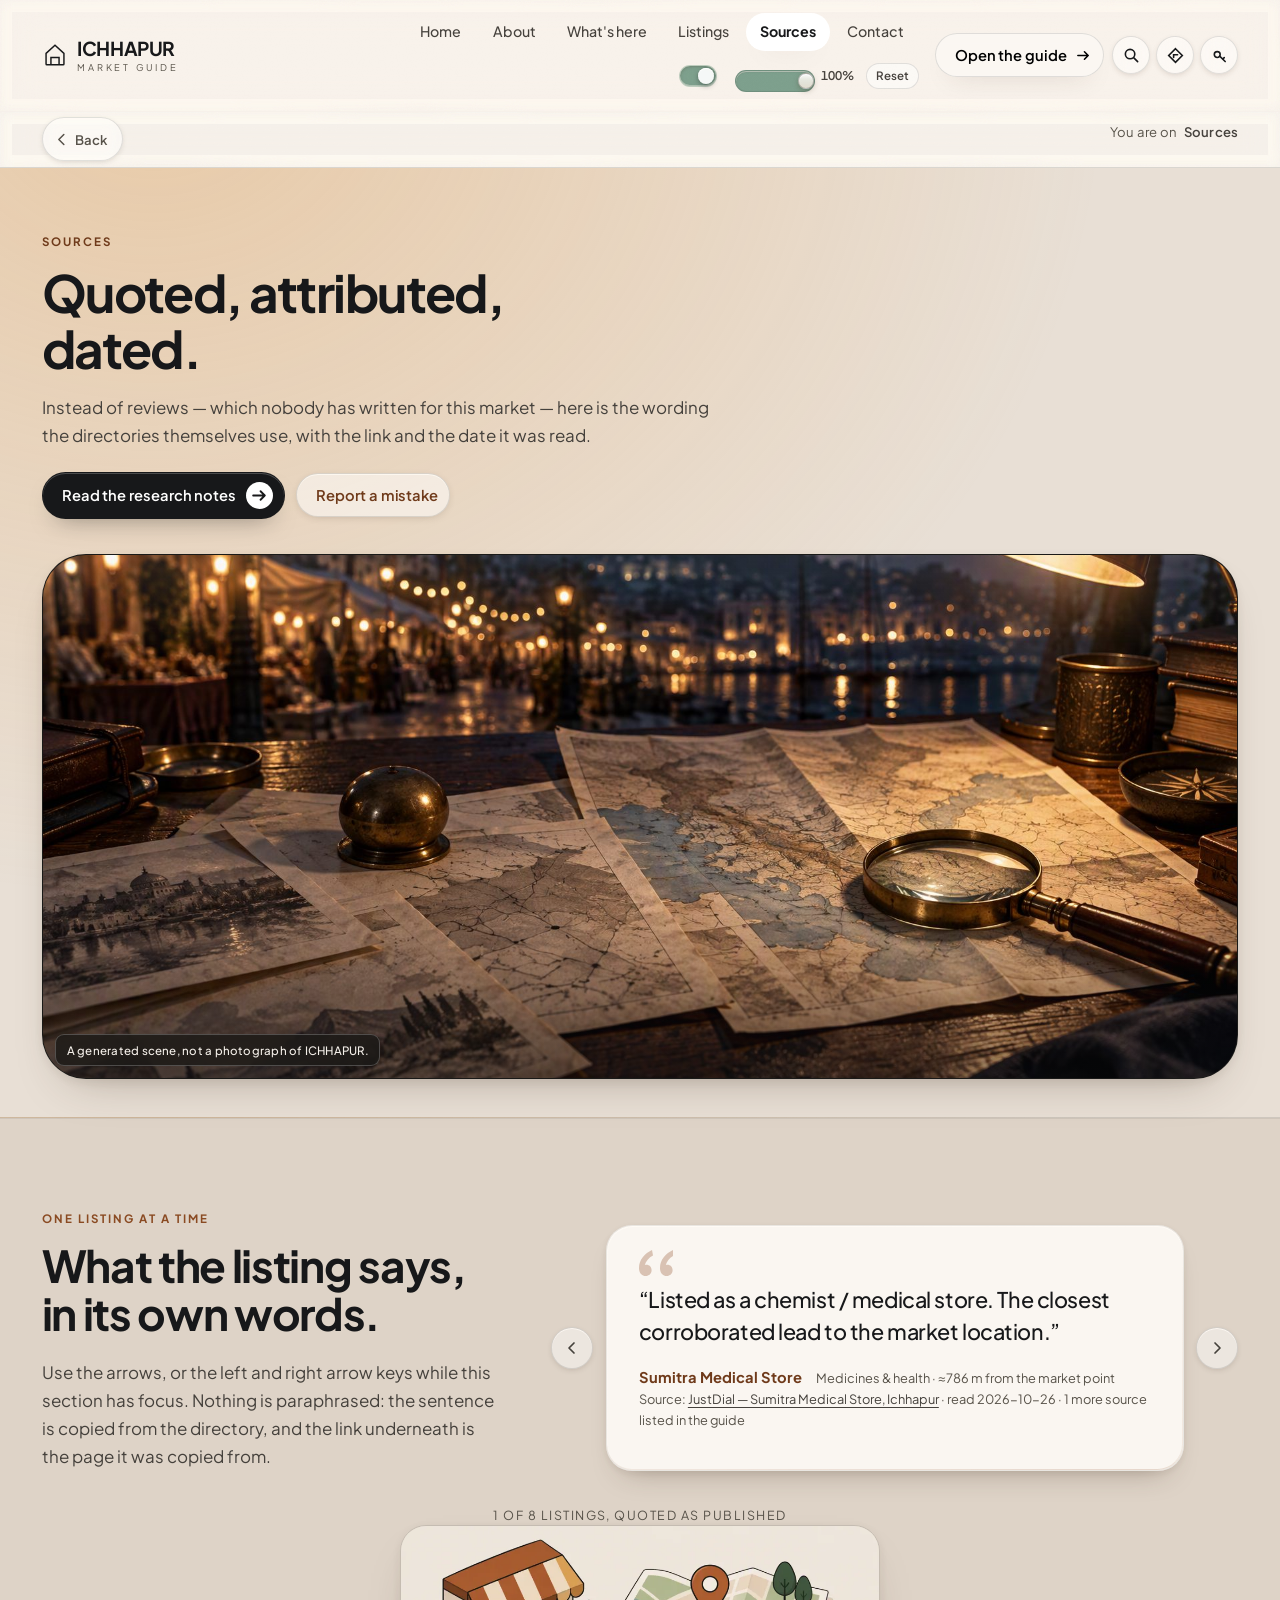
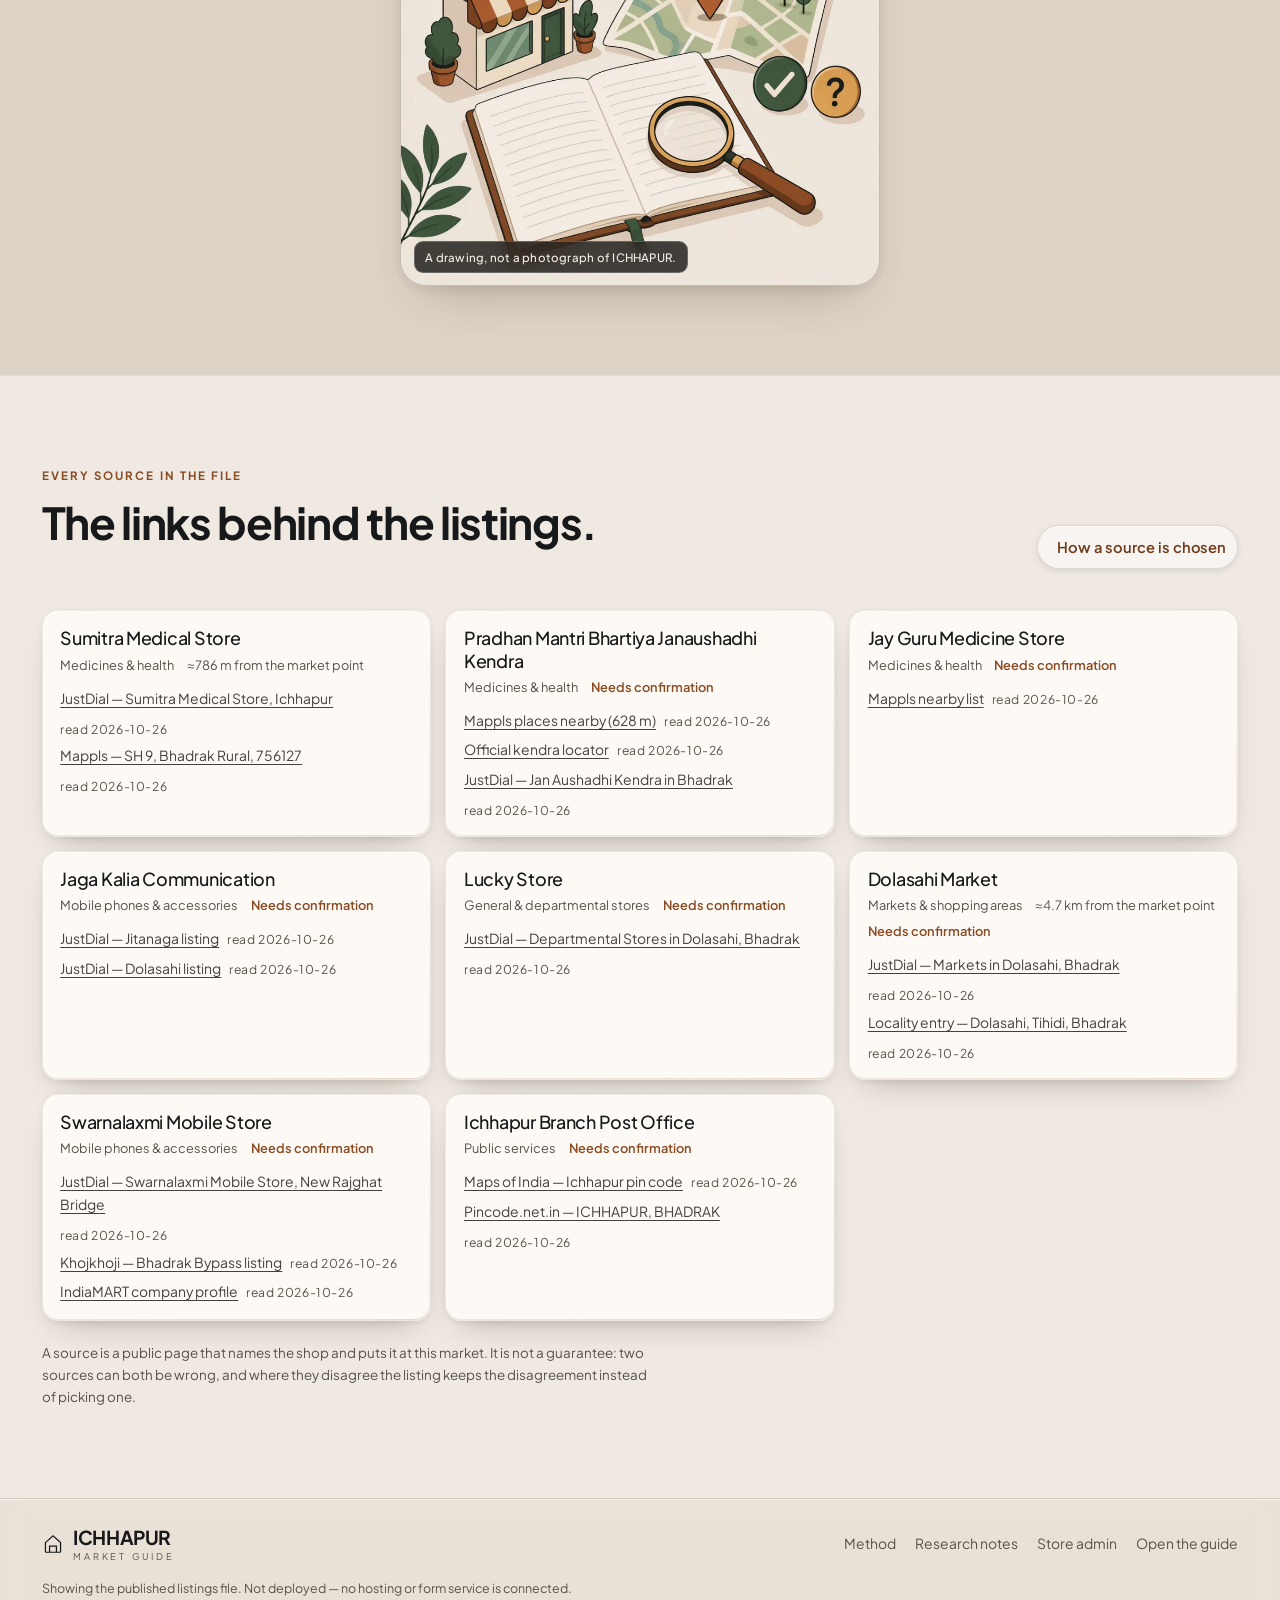
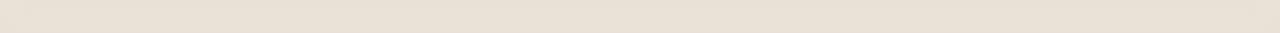
<file: sources.html>
<!doctype html>
<html lang="en">
<head>
<meta charset="utf-8">
<meta name="viewport" content="width=device-width, initial-scale=1">
<title>Sources — what the directories actually say about ICHHAPUR | Bhadrak, Odisha 756127</title>
<meta name="description" content="Every ICHHAPUR listing quoted in the words of the public directory it came from, with the link and the date it was read — in place of reviews, which do not exist for this market.">
<meta name="theme-color" content="#efe9e2">
<link rel="icon" href="assets/favicon.svg" type="image/svg+xml">
<link rel="icon" type="image/png" sizes="32x32" href="assets/img/icon-32.png">
<link rel="apple-touch-icon" sizes="180x180" href="assets/img/icon-180.png">
<meta property="og:type" content="website">
<meta property="og:site_name" content="ICHHAPUR Market">
<meta property="og:locale" content="en_IN">
<meta property="og:title" content="The public sources behind each ICHHAPUR listing">
<meta property="og:description" content="Each listing quoted in the words of the directory it came from, with the link and the date it was read — in place of reviews, which do not exist for this market.">
<meta property="og:image" content="assets/img/og.png">
<meta property="og:image:width" content="1200">
<meta property="og:image:height" content="630">
<meta property="og:image:alt" content="Preview card: ICHHAPUR, the line “Every shop in the market, and how well we know it.”, and a drawing of a market lane.">
<meta name="twitter:card" content="summary_large_image">
<meta name="twitter:image" content="assets/img/og.png">
<link rel="preconnect" href="https://fonts.googleapis.com">
<link rel="preconnect" href="https://fonts.gstatic.com" crossorigin>
<link rel="stylesheet" href="https://fonts.googleapis.com/css2?family=Plus+Jakarta+Sans:wght@400;500;600;700;800&display=swap">
<link rel="stylesheet" href="assets/css/site-chrome.css">
<link rel="stylesheet" href="assets/css/landing.css">
<link rel="canonical" href="sources.html">
<script>document.documentElement.className += " dk-js";</script>
<link rel="stylesheet" href="assets/css/liquid-glass.css">
<link rel="stylesheet" href="assets/css/liquid-glass-gl.css">
<script src="assets/js/liquid-glass-gl.js"></script>
<script src="assets/js/liquid-glass.js"></script>
</head>

<body class="dk">

<a class="dk-skip" href="#main">Skip to the content</a>

<div class="dk-frame">

  <main id="main">

    <header class="pagehead">
      <p class="eyebrow eyebrow--light">Sources</p>
      <h1>Quoted, attributed,<br>dated.</h1>
      <p class="pagehead__lede">
        Instead of reviews &mdash; which nobody has written for this market &mdash; here is the
        wording the directories themselves use, with the link and the date it was read.
      </p>
      <div class="pagehead__row">
        <a class="pill pill--solid" href="docs/research-notes.md">
          Read the research notes
          <svg width="15" height="15" viewBox="0 0 16 16" aria-hidden="true" focusable="false"><path d="M2 8h11M9 4l4 4-4 4" fill="none" stroke="currentColor" stroke-width="1.7" stroke-linecap="round" stroke-linejoin="round"/></svg>
        </a>
        <a class="pill pill--ghost" href="contact.html">Report a mistake</a>
      </div>

      <figure class="pageshot">
        <img src="assets/img/dark/page-sources.jpg" width="1792" height="1024"
             alt="Illustration of a desk under a lamp: overlapping map sheets weighed down by a brass seal and a magnifier, with a lit market street and water beyond."
             decoding="async">
        <figcaption class="shot__note">A generated scene, not a photograph of ICHHAPUR.</figcaption>
      </figure>
    </header>

    <section class="band band--sources" id="sources">
      <div class="band__grid band__grid--sources">
        <div class="band__copy" data-reveal>
          <p class="eyebrow">One listing at a time</p>
          <h2>What the listing says,<br>in its own words.</h2>
          <p class="band__lede">
            Use the arrows, or the left and right arrow keys while this section has focus.
            Nothing is paraphrased: the sentence is copied from the directory, and the link
            underneath is the page it was copied from.
          </p>
        </div>

        <div class="quoter" data-reveal>
          <button class="quoter__nav" id="qPrev" type="button" aria-label="Previous quotation">
            <svg width="16" height="16" viewBox="0 0 16 16" aria-hidden="true"><path d="M10 3 5 8l5 5" fill="none" stroke="currentColor" stroke-width="1.7" stroke-linecap="round" stroke-linejoin="round"/></svg>
          </button>
          <figure class="quote" id="quote" aria-live="polite">
            <svg class="quote__mark" width="34" height="26" viewBox="0 0 34 26" aria-hidden="true" focusable="false"><path d="M13 0C5.8 3.4 0 9.6 0 18.2 0 22.6 2.6 26 6.6 26c3.4 0 6-2.4 6-5.8 0-3.2-2.2-5.4-5.2-5.4-.6 0-1.4.2-1.6.2C6.8 11 9.8 7.6 14 5.4L13 0Zm21 0c-7.2 3.4-13 9.6-13 18.2 0 4.4 2.6 7.8 6.6 7.8 3.4 0 6-2.4 6-5.8 0-3.2-2.2-5.4-5.2-5.4-.6 0-1.4.2-1.6.2C27.8 11 30.8 7.6 35 5.4L34 0Z" fill="currentColor"/></svg>
            <blockquote class="quote__text" id="qText"></blockquote>
            <figcaption class="quote__foot">
              <span class="quote__who" id="qWho"></span>
              <span class="quote__meta" id="qMeta"></span>
            </figcaption>
          </figure>
          <button class="quoter__nav" id="qNext" type="button" aria-label="Next quotation">
            <svg width="16" height="16" viewBox="0 0 16 16" aria-hidden="true"><path d="M6 3l5 5-5 5" fill="none" stroke="currentColor" stroke-width="1.7" stroke-linecap="round" stroke-linejoin="round"/></svg>
          </button>
        </div>
      </div>
      <p class="quoter__count" id="qCount"></p>

      <figure class="shot shot--card" data-reveal>
        <img src="assets/img/illustration/source-ledger.webp" width="900" height="675"
             alt="Drawing of the method: a shopfront, a folded map with a pin on it, an open ledger with a magnifying glass resting on the page, and two chips — one marked with a tick, one with a question mark."
             loading="lazy" decoding="async">
        <figcaption class="shot__note">A drawing, not a photograph of ICHHAPUR.</figcaption>
      </figure>
    </section>

    <section class="band band--trades">
      <div class="band__head" data-reveal>
        <div>
          <p class="eyebrow">Every source in the file</p>
          <h2 id="srcHead">The links behind the listings.</h2>
        </div>
        <a class="pill pill--ghost" href="index.html#about">How a source is chosen</a>
      </div>
      <ul class="srclist" id="sourceList" data-reveal data-stagger></ul>
      <p class="band__note">
        A source is a public page that names the shop and puts it at this market. It is not a
        guarantee: two sources can both be wrong, and where they disagree the listing keeps
        the disagreement instead of picking one.
      </p>
    </section>

  </main>

</div><!-- /.dk-frame -->

<script src="data/stores.js"></script>
<script src="assets/js/market-data.js"></script>
<script src="assets/js/site-nav.js"></script>
<script src="assets/js/landing.js"></script>
</body>
</html>
</file>
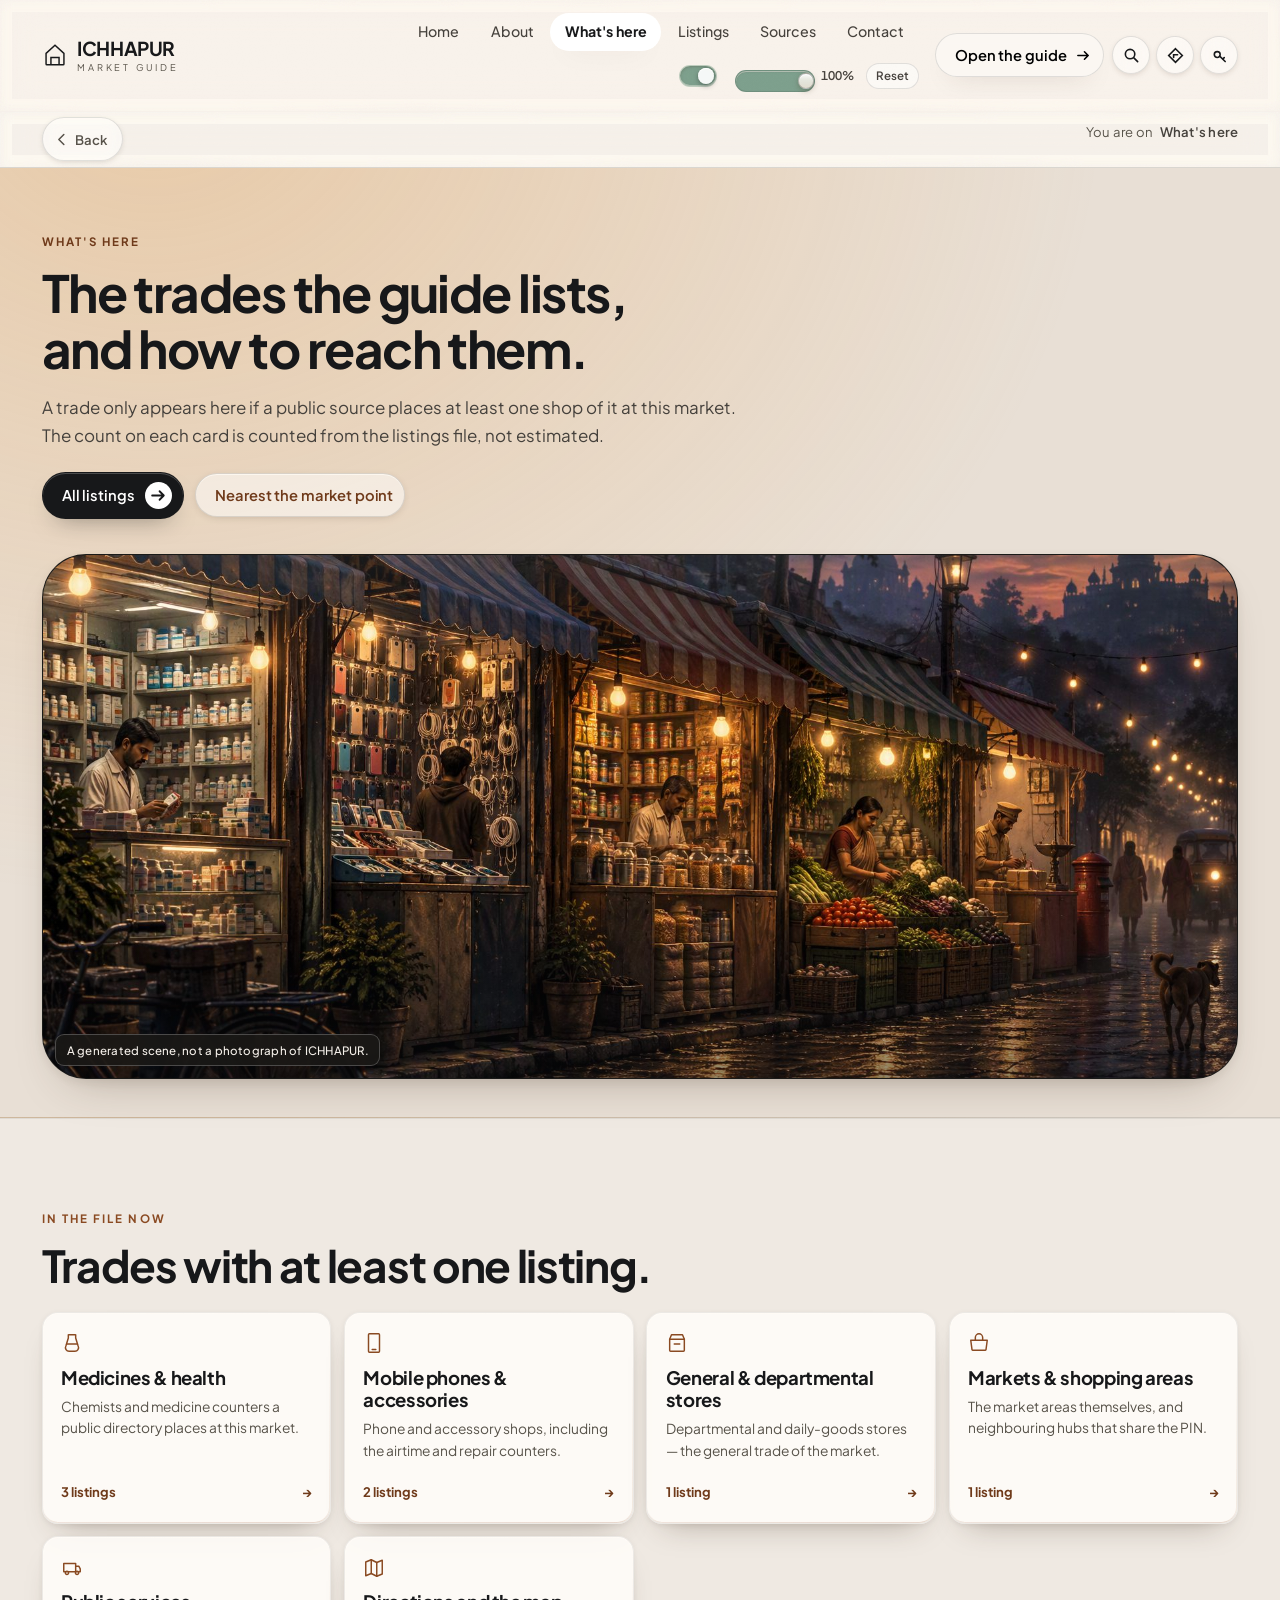
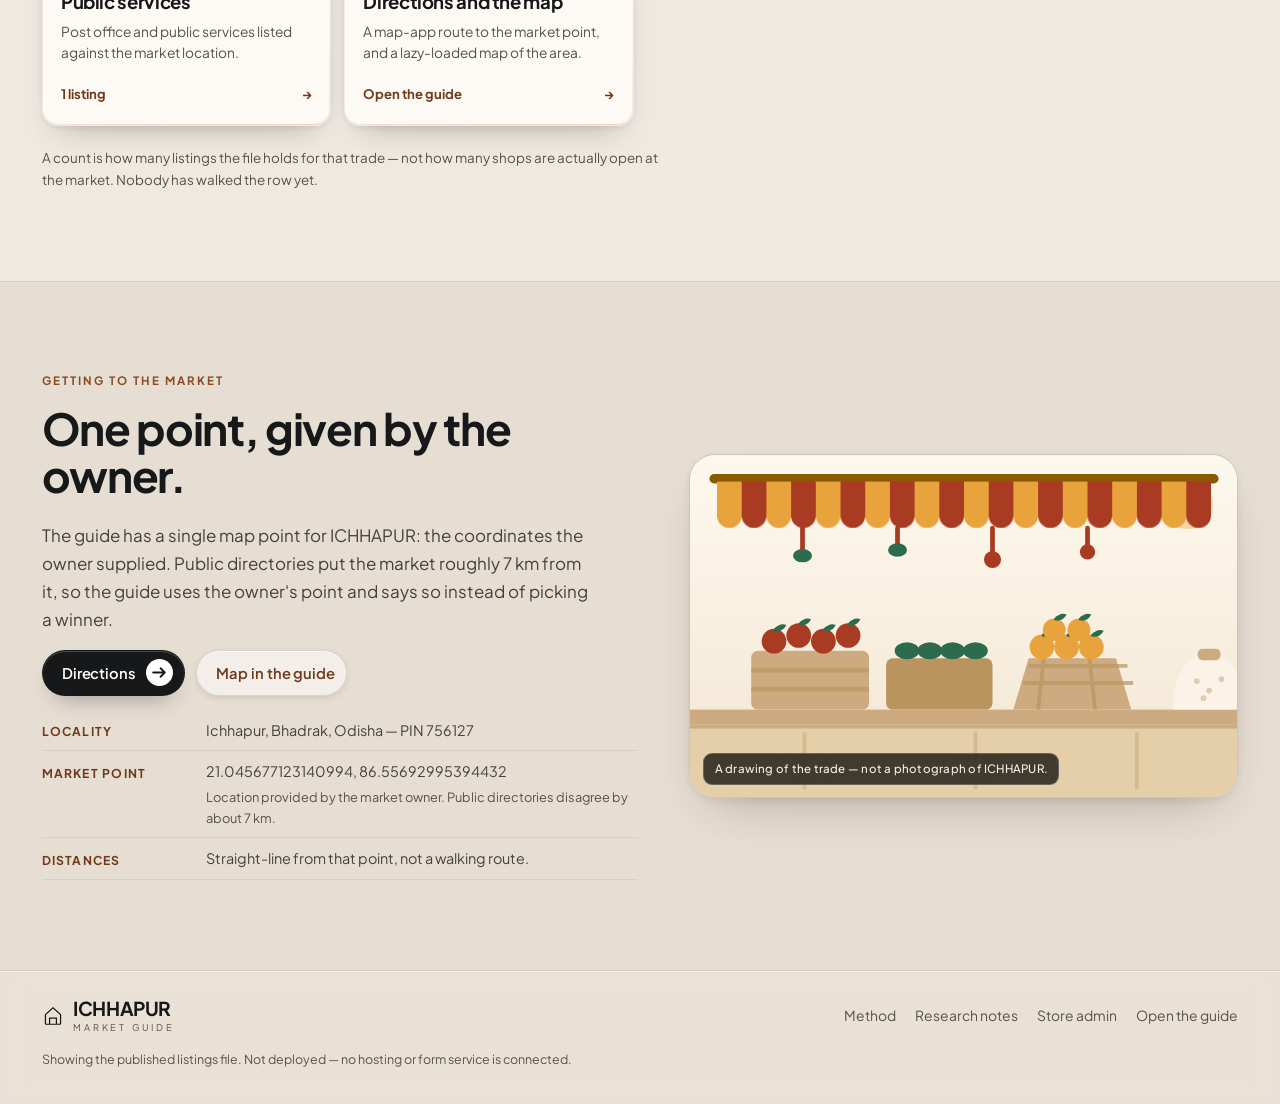
<file: whats-here.html>
<!doctype html>
<html lang="en">
<head>
<meta charset="utf-8">
<meta name="viewport" content="width=device-width, initial-scale=1">
<title>What's here — the trades listed at ICHHAPUR market | Ichhapur, Bhadrak, Odisha 756127</title>
<meta name="description" content="The trades the ICHHAPUR market guide can name — chemists, phone shops, general stores, the market areas and public services — each with the number of listings and a link straight to them.">
<meta name="theme-color" content="#efe9e2">
<link rel="icon" href="assets/favicon.svg" type="image/svg+xml">
<link rel="icon" type="image/png" sizes="32x32" href="assets/img/icon-32.png">
<link rel="apple-touch-icon" sizes="180x180" href="assets/img/icon-180.png">
<meta property="og:type" content="website">
<meta property="og:site_name" content="ICHHAPUR Market">
<meta property="og:locale" content="en_IN">
<meta property="og:title" content="What's here at ICHHAPUR market">
<meta property="og:description" content="The trades this guide can name — chemists, phone shops, general stores, market areas and public services — each with the listings behind it.">
<meta property="og:image" content="assets/img/og.png">
<meta property="og:image:width" content="1200">
<meta property="og:image:height" content="630">
<meta property="og:image:alt" content="Preview card: ICHHAPUR, the line “Every shop in the market, and how well we know it.”, and a drawing of a market lane.">
<meta name="twitter:card" content="summary_large_image">
<meta name="twitter:image" content="assets/img/og.png">
<link rel="preconnect" href="https://fonts.googleapis.com">
<link rel="preconnect" href="https://fonts.gstatic.com" crossorigin>
<link rel="stylesheet" href="https://fonts.googleapis.com/css2?family=Plus+Jakarta+Sans:wght@400;500;600;700;800&display=swap">
<link rel="stylesheet" href="assets/css/site-chrome.css">
<link rel="stylesheet" href="assets/css/landing.css">
<link rel="canonical" href="whats-here.html">
<script>document.documentElement.className += " dk-js";</script>
<link rel="stylesheet" href="assets/css/liquid-glass.css">
<link rel="stylesheet" href="assets/css/liquid-glass-gl.css">
<script src="assets/js/liquid-glass-gl.js"></script>
<script src="assets/js/liquid-glass.js"></script>
</head>

<body class="dk">

<a class="dk-skip" href="#main">Skip to the content</a>

<div class="dk-frame">

  <main id="main">

    <header class="pagehead">
      <p class="eyebrow eyebrow--light">What's here</p>
      <h1>The trades the guide lists,<br>and how to reach them.</h1>
      <p class="pagehead__lede">
        A trade only appears here if a public source places at least one shop of it at this
        market. The count on each card is counted from the listings file, not estimated.
      </p>
      <div class="pagehead__row">
        <a class="pill pill--solid" href="index.html#stores">
          All listings
          <svg width="15" height="15" viewBox="0 0 16 16" aria-hidden="true" focusable="false"><path d="M2 8h11M9 4l4 4-4 4" fill="none" stroke="currentColor" stroke-width="1.7" stroke-linecap="round" stroke-linejoin="round"/></svg>
        </a>
        <a class="pill pill--ghost" href="listings.html">Nearest the market point</a>
      </div>

      <figure class="pageshot">
        <img src="assets/img/dark/page-whats-here.jpg" width="1792" height="1024"
             alt="Illustration of a row of evening market stalls under striped awnings: a glassware stall, hanging bulbs, crates of produce and a cart wheel at the kerb, with a wet street in front."
             decoding="async">
        <figcaption class="shot__note">A generated scene, not a photograph of ICHHAPUR.</figcaption>
      </figure>
    </header>

    <section class="band band--trades">
      <p class="eyebrow" data-reveal>In the file now</p>
      <h2 data-reveal>Trades with at least one listing.</h2>
      <ul class="tradegrid" id="tradeGrid" data-reveal data-stagger></ul>
      <p class="band__sad" id="tradeError" hidden>
        The listings file did not load, so the trades cannot be counted yet.
      </p>
      <p class="band__note">
        A count is how many listings the file holds for that trade — not how many shops are
        actually open at the market. Nobody has walked the row yet.
      </p>
    </section>

    <section class="band band--listings">
      <div class="band__grid">
        <div class="band__copy" data-reveal>
          <p class="eyebrow">Getting to the market</p>
          <h2>One point, given by the owner.</h2>
          <p class="band__lede">
            The guide has a single map point for ICHHAPUR: the coordinates the owner supplied.
            Public directories put the market roughly 7 km from it, so the guide uses the
            owner's point and says so instead of picking a winner.
          </p>
          <div class="pillrow">
            <a class="pill pill--solid" id="hereDirections"
               href="https://www.google.com/maps/dir/?api=1&amp;destination=21.045677123140994,86.55692995394432"
               target="_blank" rel="noopener">
              Directions
              <svg width="15" height="15" viewBox="0 0 16 16" aria-hidden="true" focusable="false"><path d="M2 8h11M9 4l4 4-4 4" fill="none" stroke="currentColor" stroke-width="1.7" stroke-linecap="round" stroke-linejoin="round"/></svg>
            </a>
            <a class="pill pill--ghost" href="index.html#location">Map in the guide</a>
          </div>
          <dl class="facts facts--tail">
            <div>
              <dt>Locality</dt>
              <dd id="hereLocality">Ichhapur, Bhadrak, Odisha</dd>
            </div>
            <div>
              <dt>Market point</dt>
              <dd id="hereCoords">21.045677123140994, 86.55692995394432</dd>
            </div>
            <div>
              <dt>Distances</dt>
              <dd>Straight-line from that point, not a walking route.</dd>
            </div>
          </dl>
        </div>

        <figure class="shot shot--wide" data-reveal>
          <img src="assets/img/trade/market.svg" width="640" height="360"
               alt="Drawing of a market stall: crates of tomatoes, cucumbers and oranges under a striped cloth awning."
               loading="lazy" decoding="async">
          <figcaption class="shot__note">A drawing of the trade — not a photograph of ICHHAPUR.</figcaption>
        </figure>
      </div>
    </section>

  </main>

</div><!-- /.dk-frame -->

<script src="data/stores.js"></script>
<script src="assets/js/market-data.js"></script>
<script src="assets/js/site-nav.js"></script>
<script src="assets/js/landing.js"></script>
</body>
</html>
</file>
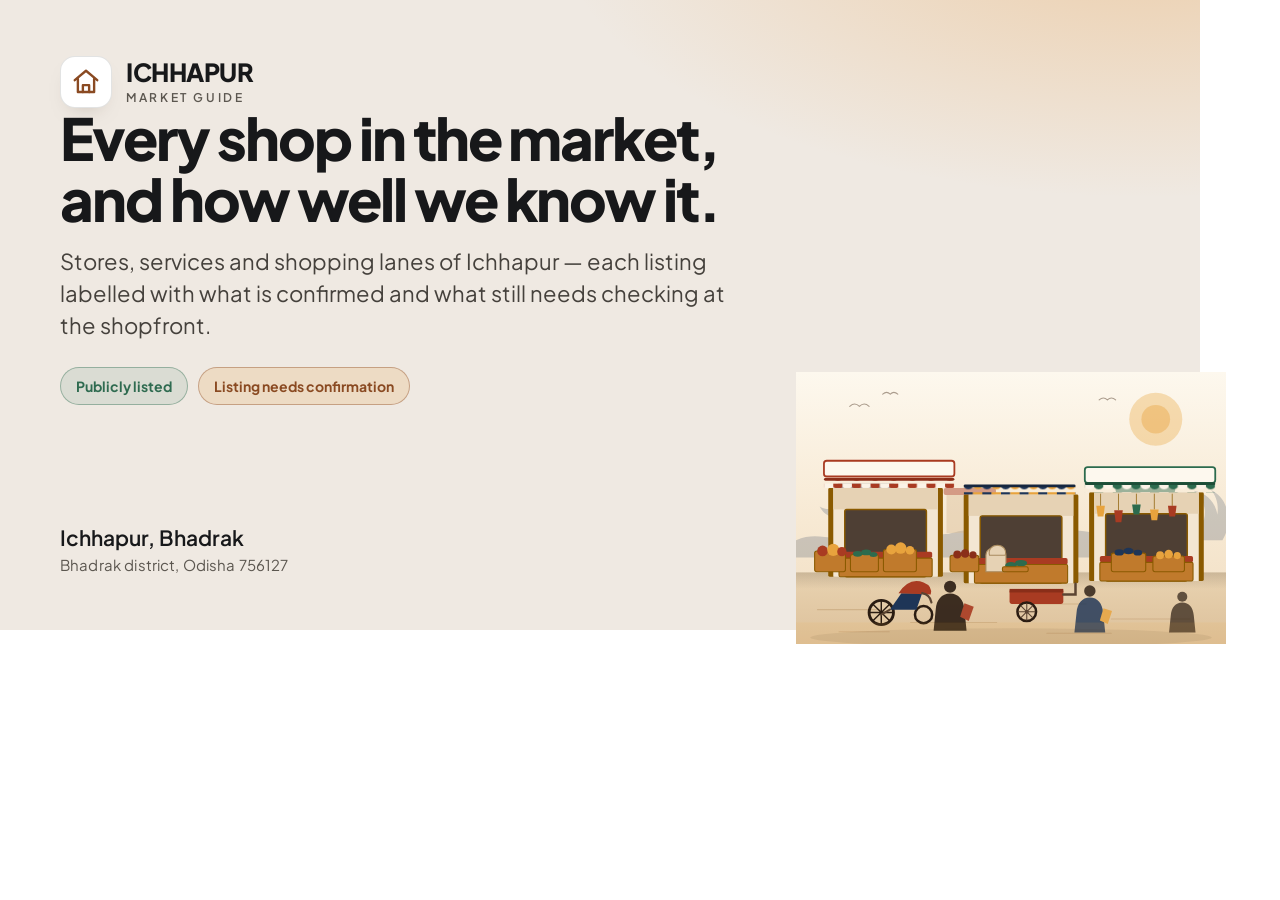
<file: tools/og-card.html>
<!doctype html>
<!--
  Source artwork for assets/img/og.png (the social preview card).
  This is a design file, not a page: nothing links to it. tools/make-images.mjs
  renders it at 1200x630 through headless Chrome and writes the PNG out.
-->
<html lang="en">
<head>
<meta charset="utf-8">
<title>ICHHAPUR Market — preview card</title>
<link rel="preconnect" href="https://fonts.googleapis.com">
<link rel="preconnect" href="https://fonts.gstatic.com" crossorigin>
<link rel="stylesheet" href="https://fonts.googleapis.com/css2?family=Plus+Jakarta+Sans:wght@400;600;700;800&display=swap">
<style>
  :root {
    --bg: #efe9e2; --panel: #ffffff; --ink: #17181a; --ink-soft: #45413c;
    --muted: #5c5750; --accent: #8a4a22; --amber: #e8a75c; --palm: #2f6b50;
    --line: rgba(23, 24, 26, .12);
  }
  * { box-sizing: border-box; margin: 0; padding: 0; }
  body { width: 1200px; height: 630px; overflow: hidden; font-family: "Plus Jakarta Sans", system-ui, sans-serif; }

  .card {
    position: relative; width: 1200px; height: 630px; padding: 56px 60px;
    display: grid; grid-template-rows: auto 1fr auto;
    background:
      radial-gradient(80% 70% at 96% -12%, rgba(232, 167, 92, .42), transparent 62%),
      var(--bg);
    color: var(--ink);
  }
  /* the street art sits behind the words, never beside them */
  .card > *:not(.street) { position: relative; z-index: 1; }
  .mid, .foot { max-width: 760px; }

  .brand { display: flex; align-items: center; gap: 14px; }
  .mark {
    width: 52px; height: 52px; border-radius: 15px; background: var(--panel);
    border: 1px solid var(--line); display: grid; place-items: center;
    box-shadow: 0 10px 22px -16px rgba(60, 42, 26, .5);
  }
  .mark svg { width: 30px; height: 30px; color: var(--accent); }
  .word { font-size: 25px; font-weight: 800; letter-spacing: -.02em; line-height: 1; }
  .sub { font-size: 12px; font-weight: 600; letter-spacing: .22em; text-transform: uppercase; color: var(--muted); margin-top: 5px; }

  h1 { font-size: 58px; font-weight: 800; letter-spacing: -.035em; line-height: 1.05; max-width: 17ch; }
  .lede { margin-top: 16px; font-size: 22px; font-weight: 400; line-height: 1.45; color: var(--ink-soft); max-width: 44ch; }
  .chips { display: flex; gap: 10px; margin-top: 26px; }

  .foot { display: flex; align-items: flex-end; gap: 30px; }
  .place { font-size: 21px; font-weight: 600; color: var(--ink); }
  .place span { display: block; font-size: 15px; font-weight: 400; color: var(--muted); margin-top: 4px; letter-spacing: .01em; }
  .chip {
    font-size: 14px; font-weight: 700; padding: 9px 15px; border-radius: 999px;
    border: 1px solid; white-space: nowrap;
  }
  .chip--live { color: var(--palm); border-color: rgba(47, 107, 80, .4); background: rgba(47, 107, 80, .1); }
  .chip--check { color: var(--accent); border-color: rgba(138, 74, 34, .4); background: rgba(232, 167, 92, .22); }

  /* the market street drawn at the bottom right, cropped by the card */
  .street { position: absolute; right: -26px; bottom: -14px; width: 430px; z-index: 0; }
</style>
</head>
<body>
  <div class="card">
    <div class="brand">
      <div class="mark">
        <svg viewBox="0 0 24 24" fill="none" stroke="currentColor" stroke-width="1.9" stroke-linecap="round" stroke-linejoin="round" aria-hidden="true">
          <path d="M3 10.5 12 3l9 7.5"/><path d="M5.5 9.5V20h13V9.5"/><path d="M9.5 20v-5.5h5V20"/>
        </svg>
      </div>
      <div>
        <div class="word">ICHHAPUR</div>
        <div class="sub">Market guide</div>
      </div>
    </div>

    <div class="mid">
      <h1>Every shop in the market, and how well we know it.</h1>
      <p class="lede">Stores, services and shopping lanes of Ichhapur — each listing labelled with what is confirmed and what still needs checking at the shopfront.</p>
      <div class="chips">
        <span class="chip chip--live">Publicly listed</span>
        <span class="chip chip--check">Listing needs confirmation</span>
      </div>
    </div>

    <div class="foot">
      <div class="place">Ichhapur, Bhadrak<span>Bhadrak district, Odisha 756127</span></div>
    </div>

    <img class="street" src="../assets/img/market-street.svg" alt="">
  </div>
</body>
</html>
</file>
<file: assets/css/styles.css>
/* ==========================================================================
   ICHHAPUR market guide — stylesheet
   Mobile-first. No frameworks, no build step.
   Palette: the site-wide warm daylight theme — taupe/cream ground, white
   cards, one near-black for text and solid buttons, terracotta for anything
   interactive. Names here are the guide's own; the values are shared with
   site-chrome.css so the header and the body cannot drift apart.
   ========================================================================= */

/* ---------- tokens ---------- */
:root {
  --cream: #efe9e2;
  --paper: #ffffff;
  --sand: #e6ddd3;
  --ink: #17181a;
  --muted: #575249;                          /* kept equal to site-chrome.css */
  --clay: #a8442a;
  --clay-deep: #8a4a22;
  --marigold: #e8a75c;
  --marigold-deep: #8a4a22;
  --indigo: #24211e;
  --indigo-deep: #17181a;
  --palm: #2f6b50;
  --line: rgba(23, 24, 26, .12);
  --line-soft: rgba(23, 24, 26, .07);

  --font-display: "Plus Jakarta Sans", "Noto Sans", system-ui, -apple-system, "Segoe UI", sans-serif;
  --font-body: "Plus Jakarta Sans", "Noto Sans", system-ui, -apple-system, "Segoe UI", sans-serif;
  --font-mono: ui-monospace, "Cascadia Mono", Consolas, monospace;

  --wrap: 1140px;
  --gutter: 1.15rem;
  --r-sm: 10px;
  --r: 16px;
  --r-lg: 26px;
  --shadow-sm: 0 1px 2px rgba(60, 42, 26, .06), 0 2px 8px rgba(60, 42, 26, .05);
  --shadow: 0 10px 24px -12px rgba(60, 42, 26, .3), 0 2px 6px rgba(60, 42, 26, .07);
  --shadow-lg: 0 28px 56px -26px rgba(60, 42, 26, .4), 0 6px 18px rgba(60, 42, 26, .09);
  --ease: cubic-bezier(.22, .75, .28, 1);
  --d: 28px; /* 3D depth of the intro signboard */
}

/* ---------- reset / base ---------- */
*, *::before, *::after { box-sizing: border-box; }
html { -webkit-text-size-adjust: 100%; scroll-behavior: smooth; }
@media (prefers-reduced-motion: reduce) { html { scroll-behavior: auto; } }
body {
  margin: 0;
  background: var(--cream);
  color: var(--ink);
  font: 400 1.0625rem/1.62 var(--font-body);
  overflow-x: hidden;
  /* faint warm grain, no image request */
  background-image:
    radial-gradient(circle at 12% 8%, rgba(232, 167, 92, .10), transparent 42%),
    radial-gradient(circle at 88% 4%, rgba(168, 68, 42, .07), transparent 38%);
  background-attachment: fixed;
}
img, svg { display: block; max-width: 100%; height: auto; }
h1, h2, h3, h4 {
  font-family: var(--font-display);
  font-weight: 700;
  line-height: 1.14;
  letter-spacing: -.025em;
  margin: 0 0 .42em;
  text-wrap: balance;
}
h1 { font-size: clamp(2.5rem, 8.4vw, 4.3rem); font-weight: 800; }
h2 { font-size: clamp(1.65rem, 4.4vw, 2.5rem); }
h3 { font-size: clamp(1.12rem, 2.6vw, 1.35rem); }
p { margin: 0 0 1rem; }
a { color: var(--clay-deep); text-decoration-thickness: 1px; text-underline-offset: 3px; }
a:hover { color: var(--clay); }
ul, ol { margin: 0 0 1rem; padding-left: 1.15rem; }
button, input, select, textarea { font: inherit; color: inherit; }
fieldset { border: 0; margin: 0; padding: 0; min-width: 0; }
legend { padding: 0; }
code { font-family: var(--font-mono); font-size: .92em; background: var(--sand); padding: .1em .38em; border-radius: 5px; }
strong { font-weight: 600; }

/* ---------- utilities ---------- */
.wrap { width: 100%; max-width: var(--wrap); margin-inline: auto; padding-inline: var(--gutter); }
.sr-only {
  position: absolute; width: 1px; height: 1px; margin: -1px; padding: 0;
  overflow: hidden; clip: rect(0 0 0 0); clip-path: inset(50%); white-space: nowrap; border: 0;
}
:focus-visible {
  outline: 3px solid var(--indigo);
  outline-offset: 3px;
  border-radius: 4px;
}
.on-dark:focus-visible, .cta-strip :focus-visible, .site-footer :focus-visible, .intro :focus-visible {
  outline-color: var(--marigold);
}
.skip-link {
  position: fixed; top: .6rem; left: .6rem; z-index: 200;
  transform: translateY(-160%);
  background: var(--indigo); color: #fff; padding: .7rem 1.1rem;
  border-radius: var(--r-sm); font-weight: 600; text-decoration: none;
  transition: transform .18s var(--ease);
}
.skip-link:focus-visible { transform: none; color: #fff; }
.eyebrow {
  font-family: var(--font-display); font-weight: 700; font-size: .82rem;
  letter-spacing: .13em; text-transform: uppercase; color: var(--clay);
  margin: 0 0 .5rem;
}

/* ---------- buttons ---------- */
.btn {
  --pad-y: .68rem; --pad-x: 1.15rem;
  display: inline-flex; align-items: center; justify-content: center; gap: .5rem;
  padding: var(--pad-y) var(--pad-x);
  border: 2px solid transparent; border-radius: 999px;
  font-family: var(--font-display); font-weight: 600; font-size: 1rem; line-height: 1.1;
  text-decoration: none; cursor: pointer; white-space: nowrap;
  transition: transform .16s var(--ease), box-shadow .2s var(--ease), background-color .2s var(--ease), color .2s var(--ease), border-color .2s var(--ease);
}
.btn:hover { transform: translateY(-2px); }
.btn:active { transform: translateY(0); }
.btn--sm { --pad-y: .42rem; --pad-x: .9rem; font-size: .93rem; }
.btn--lg { --pad-y: .85rem; --pad-x: 1.5rem; font-size: 1.08rem; }
.btn--primary { background: var(--ink); color: #fff; box-shadow: var(--shadow-sm); }
.btn--primary:hover { background: #000; color: #fff; box-shadow: var(--shadow); }
.btn--outline { background: transparent; color: var(--clay-deep); border-color: currentColor; }
.btn--outline:hover { background: rgba(168, 68, 42, .09); color: var(--clay-deep); }
.btn--dark { background: var(--indigo); color: #fff; }
.btn--dark:hover { background: var(--indigo-deep); color: #fff; }
.btn--quiet {
  background: var(--paper); color: var(--muted); border-color: var(--line);
  box-shadow: none; font-weight: 500;
}
.btn--quiet:hover { color: var(--ink); background: #fff; border-color: rgba(23, 24, 26, .26); }
.btn--ghost-dark {
  background: rgba(253, 248, 238, .14); color: var(--paper); border-color: rgba(253, 248, 238, .5);
}
.btn--ghost-dark:hover { background: rgba(253, 248, 238, .26); color: #fff; }
.linkish {
  background: none; border: 0; padding: 0; color: inherit; font: inherit;
  text-decoration: underline; text-decoration-thickness: 1px; text-underline-offset: 3px;
  cursor: pointer; opacity: .85;
}
.linkish:hover { opacity: 1; }

/* ---------- chips & badges ---------- */
.chip {
  display: inline-flex; align-items: center; gap: .45rem;
  padding: .34rem .8rem; border-radius: 999px;
  background: var(--paper); border: 1px solid var(--line);
  font-size: .87rem; font-weight: 500; color: var(--muted);
}
.chip--loc { background: rgba(47, 107, 80, .1); border-color: rgba(47, 107, 80, .3); color: #1f5039; }
.badges { display: flex; flex-wrap: wrap; gap: .38rem; margin: 0 0 .6rem; padding: 0; list-style: none; }
.badge {
  display: inline-flex; align-items: center; gap: .32rem;
  padding: .16rem .55rem; border-radius: 6px;
  font-size: .755rem; font-weight: 600; letter-spacing: .015em;
  border: 1px solid transparent; white-space: nowrap;
}
.badge--ok { background: rgba(47, 107, 80, .13); color: #1d4d37; border-color: rgba(47, 107, 80, .34); }
.badge--warn { background: rgba(232, 167, 92, .22); color: #7a4d00; border-color: rgba(138, 74, 34, .38); }
.badge--dist { background: rgba(23, 24, 26, .09); color: var(--indigo); border-color: rgba(23, 24, 26, .26); }
.badge--cat { background: var(--sand); color: var(--muted); border-color: var(--line); }

/* ---------- header ----------
   The masthead used to live here. It is now the shared dark one that
   site-nav.js builds on every page and site-chrome.css styles, so this
   stylesheet only has to keep the guide's own body content light. */

/* ---------- intro animation ---------- */
.intro {
  position: fixed; inset: 0; z-index: 120;
  display: grid; place-items: center; align-content: center; gap: 2rem;
  padding: 2rem 1.25rem;
  background:
    radial-gradient(120% 90% at 50% 8%, #6d5b47 0%, #4a3d30 45%, #2a231c 100%);
  color: var(--paper);
  transition: opacity .45s var(--ease), transform .45s var(--ease), visibility .45s;
}
.intro[hidden] { display: none; }
.intro.is-out { opacity: 0; transform: scale(1.03); visibility: hidden; pointer-events: none; }
.intro__scene { perspective: 900px; perspective-origin: 50% 30%; text-align: center; }
.intro__hangers { display: flex; justify-content: center; gap: clamp(70px, 20vw, 130px); height: 40px; }
.intro__hangers i {
  display: block; width: 3px; height: 100%;
  background: linear-gradient(#7c6045, #c4a476);
  border-radius: 2px;
  transform-origin: top center;
  animation: rope 2.6s var(--ease) infinite alternate;
}
.intro__hangers i:nth-child(2) { animation-delay: .1s; }
@keyframes rope { from { transform: rotate(1.2deg); } to { transform: rotate(-1.2deg); } }

.sign {
  position: relative;
  transform-style: preserve-3d;
  transform-origin: 50% 0;
  animation: sign-swing 1.5s var(--ease) both;
}
@keyframes sign-swing {
  0% { opacity: 0; transform: rotateX(-62deg) rotateY(11deg) translateY(-8%); }
  45% { opacity: 1; }
  58% { transform: rotateX(11deg) rotateY(-5deg) translateY(0); }
  76% { transform: rotateX(-5deg) rotateY(2.5deg); }
  90% { transform: rotateX(2deg) rotateY(-1deg); }
  100% { opacity: 1; transform: rotateX(0) rotateY(0); }
}
.sign__body {
  position: relative;
  width: min(84vw, 420px);
  padding: 1.5rem 1.25rem 1.35rem;
  transform-style: preserve-3d;
  border-radius: 10px;
  background: #6f4a2c;
  box-shadow: 0 30px 50px -22px rgba(0, 0, 0, .7);
}
.sign__face {
  position: relative;
  transform: translateZ(calc(var(--d) / 2));
  border-radius: 7px;
  padding: 1.1rem .9rem;
  background:
    linear-gradient(180deg, #f7e7c9 0%, #efd9b2 100%);
  border: 3px solid #7c4f2b;
  color: #3b230f;
}
.sign__edge { position: absolute; background: #5a3a21; }
.sign__edge--right {
  top: 0; left: 100%; width: var(--d); height: 100%;
  transform-origin: 0 50%;
  transform: rotateY(90deg) translateZ(calc(var(--d) / 2));
  border-radius: 0 6px 6px 0;
}
.sign__edge--bottom {
  top: 100%; left: 0; height: var(--d); width: 100%;
  transform-origin: 50% 0;
  transform: rotateX(-90deg) translateZ(calc(var(--d) / 2));
  background: #4d3119;
  border-radius: 0 0 6px 6px;
}
.sign__awning {
  position: relative;
  width: min(88vw, 452px);
  margin: 0 auto -6px;
  padding: 10px 0 22px;
  transform: translateZ(calc(var(--d) / 2 + 4px));
  background:
    repeating-linear-gradient(90deg,
      var(--clay) 0 26px, #efe9e2 26px 52px);
  border-radius: 8px 8px 4px 4px;
  box-shadow: inset 0 -8px 14px rgba(0, 0, 0, .22);
}
.sign__valance {
  position: absolute; left: 0; right: 0; bottom: -15px; height: 22px; z-index: 3;
  transform: translateZ(1px);
  background: repeating-linear-gradient(90deg, var(--clay) 0 26px, #efe9e2 26px 52px);
  clip-path: polygon(0 0, 100% 0, 100% 30%, 95.8% 100%, 91.6% 30%, 87.4% 100%, 83.2% 30%, 79% 100%, 74.8% 30%, 70.6% 100%, 66.4% 30%, 62.2% 100%, 58% 30%, 53.8% 100%, 49.6% 30%, 45.4% 100%, 41.2% 30%, 37% 100%, 32.8% 30%, 28.6% 100%, 24.4% 30%, 20.2% 100%, 16% 30%, 11.8% 100%, 7.6% 30%, 3.4% 100%, 0 30%);
}
.sign__eyebrow {
  margin: 0 0 .3rem; font-size: .7rem; font-weight: 700; letter-spacing: .22em;
  text-transform: uppercase; color: #8a4a22;
  animation: fade-up .5s var(--ease) .55s both;
}
.sign__name {
  margin: 0; font-family: var(--font-display); font-weight: 800;
  font-size: clamp(2rem, 8.4vw, 3rem); line-height: 1; letter-spacing: .06em;
  color: var(--clay-deep);
  animation: name-in .62s var(--ease) .7s both;
}
.sign__place {
  margin: .45rem 0 0; font-size: .82rem; font-weight: 600; color: #6a4a26;
  animation: fade-up .5s var(--ease) .95s both;
}
@keyframes name-in {
  from { opacity: 0; letter-spacing: .3em; transform: translateZ(26px); }
  to { opacity: 1; letter-spacing: .06em; transform: translateZ(0); }
}
@keyframes fade-up { from { opacity: 0; transform: translateY(7px); } to { opacity: 1; transform: none; } }
.intro__caption {
  margin: 2.2rem 0 0; font-size: .95rem; color: rgba(253, 248, 238, .82);
  animation: fade-up .5s var(--ease) 1.15s both;
}
.intro__skip { position: absolute; right: max(1.1rem, env(safe-area-inset-right)); bottom: max(1.1rem, env(safe-area-inset-bottom)); }

/* flat / no-3D fallback */
.intro.is-flat { perspective: none; }
.intro.is-flat .sign,
.intro.is-flat .sign__body,
.intro.is-flat .sign__face,
.intro.is-flat .sign__awning,
.intro.is-flat .sign__edge,
.intro.is-flat .intro__hangers i {
  transform: none !important; transform-style: flat; animation: fade-up .5s var(--ease) both;
}
.intro.is-flat .sign__edge { display: none; }
.intro.is-flat .sign__name { animation: fade-up .5s var(--ease) .3s both; }

/* ---------- hero ---------- */
.hero {
  position: relative; padding: 2.4rem 0 2.6rem; overflow: clip;
  background: linear-gradient(180deg, var(--paper) 0%, var(--cream) 78%);
  border-bottom: 1px solid var(--line-soft);
}
.hero::after {
  content: ""; position: absolute; left: 0; right: 0; bottom: 0; height: 8px;
  background: repeating-linear-gradient(90deg, var(--clay) 0 22px, var(--marigold) 22px 44px);
  opacity: .9;
}
.hero__grid { display: grid; gap: 1.9rem; align-items: center; }
.hero__title { margin-bottom: .3em; }
.hero__title span { color: var(--clay); display: block; }
.hero__lead { font-size: 1.12rem; color: var(--muted); max-width: 46ch; }
.hero__note {
  font-size: .9rem; color: var(--muted); background: var(--sand);
  border-left: 3px solid var(--marigold); border-radius: 0 var(--r-sm) var(--r-sm) 0;
  padding: .6rem .85rem; margin: 0 0 1.3rem;
}
.hero__cta { display: flex; flex-wrap: wrap; gap: .7rem; margin-bottom: 1.5rem; }
.hero__facts {
  list-style: none; margin: 0; padding: 0; display: grid; gap: .5rem;
  font-size: .95rem; color: var(--muted);
}
.hero__facts li { padding-left: 1.4rem; position: relative; }
.hero__facts li::before {
  content: ""; position: absolute; left: 0; top: .5em; width: .62rem; height: .62rem;
  border-radius: 50%; background: var(--marigold); box-shadow: 0 0 0 3px rgba(232, 167, 92, .28);
}
.hero__art { position: relative; }
.hero__photo { margin: 0; }
.hero__photo__img {
  display: block; width: 100%; height: auto; aspect-ratio: 1200 / 760;
  background: var(--paper); border-radius: 18px;
  box-shadow: 0 22px 30px rgba(23, 24, 26, .18);
}
.hero__art-note {
  font-size: .8rem; color: var(--muted); margin: .6rem auto 0;
  max-width: 56ch; line-height: 1.5; opacity: .85;
}

/* ---------- sections ---------- */
/* The chrome above an anchor is the masthead plus the back bar, and the first of
   those wraps to a second line at some widths, so site-nav.js measures both and
   hands over --chrome-h. The 116px fallback is header + bar at 375px. */
.section { padding: 3rem 0; scroll-margin-top: calc(var(--chrome-h, 116px) + 12px); }
.section__head { max-width: 62ch; margin-bottom: 1.7rem; }
.section__lede { color: var(--muted); font-size: 1.05rem; margin: 0; }
.section--stores { background: var(--cream); }
.section--about {
  background: var(--indigo); color: #f2ece2;
  background-image: radial-gradient(90% 70% at 88% 12%, rgba(232, 167, 92, .2), transparent 60%);
}
.section--about .eyebrow { color: var(--marigold); }
.section--location { background: var(--paper); border-block: 1px solid var(--line-soft); }
.section--contact { background: var(--cream); }

.guide-note {
  display: flex; gap: .7rem; align-items: flex-start;
  background: rgba(232, 167, 92, .14); border: 1px solid rgba(138, 74, 34, .3);
  border-radius: var(--r); padding: .9rem 1rem; margin: 0 0 1.6rem;
  font-size: .94rem; color: #5f3d06; line-height: 1.55;
}
.guide-note svg { flex: none; margin-top: .15rem; color: var(--marigold-deep); }
.guide-note strong { color: #4a2f04; }
.guide-note--draft { margin: -.6rem 0 1.6rem; background: rgba(23, 24, 26, .1); border-color: rgba(23, 24, 26, .34); color: #3a352f; }
.guide-note--draft svg { color: var(--indigo); }
.guide-note--draft strong { color: #24211e; }

/* ---------- filters ---------- */
.filters { display: grid; gap: 1.1rem; margin-bottom: 1.2rem; }
.field { display: grid; gap: .35rem; min-width: 0; }
.field__label { font-weight: 600; font-size: .9rem; color: var(--muted); }
.field__control { position: relative; display: flex; }
.field__control--select::after {
  content: ""; position: absolute; right: .95rem; top: 50%; width: .5rem; height: .5rem;
  border-right: 2px solid var(--muted); border-bottom: 2px solid var(--muted);
  transform: translateY(-70%) rotate(45deg); pointer-events: none;
}
.field__icon { position: absolute; left: .85rem; top: 50%; transform: translateY(-50%); color: var(--muted); pointer-events: none; }
input[type="search"], input[type="text"], select, textarea {
  width: 100%; padding: .78rem .9rem; background: var(--paper);
  border: 1.5px solid var(--line); border-radius: var(--r-sm);
  color: var(--ink); transition: border-color .18s var(--ease), box-shadow .18s var(--ease), background-color .18s;
}
.field--search input { padding-left: 2.7rem; font-size: 1.02rem; }
input:focus, select:focus, textarea:focus {
  border-color: var(--clay); box-shadow: 0 0 0 3px rgba(168, 68, 42, .16); outline: none; background: #fff;
}
input:focus-visible, select:focus-visible, textarea:focus-visible { outline: 3px solid var(--indigo); outline-offset: 2px; }
textarea { resize: vertical; min-height: 92px; }
select { appearance: none; padding-right: 2.4rem; }
input[type="search"]::-webkit-search-cancel-button { filter: grayscale(1); }

.chips legend { font-weight: 600; font-size: .9rem; color: var(--muted); margin-bottom: .5rem; }
.chips__row {
  display: flex; gap: .5rem; overflow-x: auto; padding-bottom: .4rem;
  scroll-snap-type: x proximity; -webkit-overflow-scrolling: touch;
  scrollbar-width: thin;
}
.chips__row::-webkit-scrollbar { height: 6px; }
.chips__row::-webkit-scrollbar-thumb { background: var(--line); border-radius: 6px; }
.filter-chip {
  scroll-snap-align: start; flex: none;
  padding: .48rem .92rem; border-radius: 999px; cursor: pointer;
  background: var(--paper); border: 1.5px solid var(--line);
  font-family: var(--font-display); font-weight: 600; font-size: .93rem; color: var(--muted);
  transition: all .18s var(--ease);
}
.filter-chip:hover { border-color: var(--clay); color: var(--ink); }
.filter-chip:active { transform: scale(.965); }
.filter-chip[aria-pressed="true"] { background: var(--indigo); border-color: var(--indigo); color: #fff; }
.filter-chip .n { font-size: .8em; opacity: .7; margin-left: .3rem; font-weight: 500; }

.filters__tail { display: flex; align-items: center; gap: 1rem; flex-wrap: wrap; }
.switch { display: inline-flex; align-items: center; gap: .6rem; cursor: pointer; font-size: .93rem; color: var(--muted); }
.switch input { position: absolute; opacity: 0; width: 1px; height: 1px; }
.switch__track {
  flex: none; width: 44px; height: 25px; border-radius: 999px; background: #d8c6ad;
  border: 1px solid var(--line); position: relative; transition: background-color .2s var(--ease);
}
.switch__knob {
  position: absolute; top: 2px; left: 2px; width: 19px; height: 19px; border-radius: 50%;
  background: #fff; box-shadow: 0 1px 3px rgba(0, 0, 0, .3); transition: transform .2s var(--ease);
}
.switch input:checked + .switch__track { background: var(--palm); }
.switch input:checked + .switch__track .switch__knob { transform: translateX(19px); }
.switch input:focus-visible + .switch__track { outline: 3px solid var(--indigo); outline-offset: 2px; }
.switch__text { font-weight: 500; }

.result-count { font-size: .92rem; color: var(--muted); margin: 0 0 1rem; min-height: 1.4em; }
.result-count strong { color: var(--ink); }

/* ---------- store grid & cards ---------- */
.grid { display: grid; gap: 1rem; grid-template-columns: 1fr; }
.card {
  position: relative; display: flex; flex-direction: column; gap: .5rem;
  padding: 1.1rem 1.1rem 1.15rem; background: var(--paper);
  border: 1px solid var(--line); border-radius: var(--r);
  box-shadow: var(--shadow-sm);
  transition: transform .18s var(--ease), box-shadow .22s var(--ease), border-color .2s;
  animation: card-in .34s var(--ease) both;
}
@keyframes card-in { from { opacity: 0; transform: translateY(10px); } to { opacity: 1; transform: none; } }
.card::before {
  content: ""; position: absolute; inset: 0 auto 0 0; width: 4px;
  border-radius: var(--r) 0 0 var(--r); background: var(--palm); opacity: .85;
}
.card--needs::before { background: var(--marigold); }
.card:hover { transform: translateY(-3px); box-shadow: var(--shadow); border-color: rgba(168, 68, 42, .35); }
.card__thumb {
  display: block; width: 100%; height: auto; aspect-ratio: 16 / 9;
  border: 1px solid var(--line-soft); border-radius: var(--r-sm);
  background: var(--cream);
}
.card__thumb--photo { object-fit: cover; }
.card__name {
  font-family: var(--font-display); font-weight: 700; font-size: 1.22rem; line-height: 1.2;
  margin: 0 0 .1rem; color: var(--ink);
}
.card__loc { font-size: .93rem; color: var(--muted); margin: 0; }
.card__loc b { font-weight: 600; color: var(--ink); display: block; }
.card__desc { font-size: .93rem; color: var(--muted); margin: 0; }
.card__actions { display: flex; flex-wrap: wrap; gap: .5rem; margin-top: auto; padding-top: .75rem; }

/* skeleton */
.card--skeleton { pointer-events: none; animation: none; }
.card--skeleton::before { display: none; }
.sk { border-radius: 6px; background: linear-gradient(90deg, #e3d9cf 25%, #efe8e0 50%, #e3d9cf 75%); background-size: 300% 100%; animation: sk 1.25s ease-in-out infinite; }
.sk--title { height: 1.1rem; width: 62%; }
.sk--line { height: .78rem; width: 88%; }
.sk--short { width: 55%; }
.sk--btns { height: 2rem; width: 70%; border-radius: 999px; margin-top: .5rem; }
@keyframes sk { from { background-position: 150% 0; } to { background-position: -150% 0; } }

/* states */
.state {
  text-align: center; padding: 2.4rem 1.25rem; background: var(--paper);
  border: 1px dashed rgba(23, 24, 26, .28); border-radius: var(--r-lg);
}
.state svg { margin: 0 auto .9rem; }
.state__art {
  display: block; margin: 0 auto .95rem; width: min(100%, 15.5rem);
  aspect-ratio: 4 / 3; object-fit: cover; border-radius: var(--r);
}
.state h3 { margin-bottom: .3rem; }
.state p { color: var(--muted); max-width: 48ch; margin-inline: auto; }
.state__actions { display: flex; gap: .6rem; justify-content: center; flex-wrap: wrap; margin-top: 1.1rem; }

.cta-strip {
  display: flex; flex-wrap: wrap; align-items: center; justify-content: space-between; gap: 1.1rem;
  margin-top: 1.8rem; padding: 1.3rem 1.35rem;
  background: linear-gradient(120deg, var(--clay) 0%, #8f3a1c 100%); color: #fff;
  border-radius: var(--r-lg); box-shadow: var(--shadow);
}
.cta-strip h2 { color: #fff; font-size: clamp(1.25rem, 3vw, 1.6rem); margin-bottom: .25rem; }
.cta-strip p { margin: 0; color: rgba(255, 255, 255, .92); font-size: .96rem; }
.cta-strip .btn--primary { background: var(--paper); color: var(--clay-deep); }
.cta-strip .btn--primary:hover { background: #fff; color: var(--clay-deep); }

/* ---------- about ---------- */
.about__grid { display: grid; gap: 1.6rem; }
.about__body { color: #efe7db; font-size: 1.05rem; max-width: 58ch; }
.about__body + .about__body { margin-top: -.2rem; }
.about__card {
  background: rgba(253, 248, 238, .08); border: 1px solid rgba(253, 248, 238, .22);
  border-radius: var(--r-lg); padding: 1.25rem 1.3rem;
}
/* marigold on this night panel lands at 4.15:1, just under AA; #f0bb84 is the
   same hue a shade lighter and measures 4.99:1 */
.about__card h3 { font-size: 1rem; letter-spacing: .06em; text-transform: uppercase; color: #f0bb84; margin: 0 0 .55rem; }
.about__card h3 + ul { margin-bottom: 1.25rem; }
.ticks, .crosses { list-style: none; margin: 0; padding: 0; display: grid; gap: .42rem; font-size: .97rem; color: #efe7db; }
.ticks li, .crosses li { padding-left: 1.5rem; position: relative; }
.ticks li::before, .crosses li::before { position: absolute; left: 0; font-weight: 700; }
.ticks li::before { content: "✓"; color: #7fd0a6; }
.crosses li::before { content: "✕"; color: #f0a08a; }

/* ---------- location ---------- */
.location__grid { display: grid; gap: 1.4rem; }
.map-card { margin: 0; }
.map-card__frame {
  position: relative; overflow: clip; border-radius: var(--r-lg);
  border: 1px solid var(--line); background: var(--sand);
  aspect-ratio: 4 / 3; box-shadow: var(--shadow);
}
@media (min-width: 900px) { .map-card__frame { aspect-ratio: 16 / 11; } }
.map-card__frame iframe { position: absolute; inset: 0; width: 100%; height: 100%; border: 0; }
.map-card__loading {
  position: absolute; inset: 0; display: grid; place-content: center; gap: .7rem; text-align: center;
  padding: 1.5rem; color: var(--muted); font-size: .93rem;
  background: repeating-linear-gradient(45deg, #f0e2ca 0 14px, #e9d9be 14px 28px);
}
.map-card__loading p { margin: 0; }
.map-card__fallback { padding: 1.2rem; font-size: .92rem; color: var(--muted); }
.spinner {
  width: 26px; height: 26px; margin-inline: auto; border-radius: 50%;
  border: 3px solid rgba(23, 24, 26, .18); border-top-color: var(--clay);
  animation: spin .9s linear infinite;
}
@keyframes spin { to { transform: rotate(360deg); } }
.map-card figcaption { font-size: .84rem; color: var(--muted); margin-top: .6rem; line-height: 1.5; }

.coords { background: var(--paper); border: 1px solid var(--line); border-radius: var(--r); padding: 1rem 1.1rem; }
.coords__label { font-size: .82rem; letter-spacing: .1em; text-transform: uppercase; color: var(--muted); margin: 0 0 .3rem; font-weight: 600; }
.coords__value { font-family: var(--font-mono); font-size: .93rem; margin: 0 0 .7rem; word-break: break-all; color: var(--ink); }
.coords__hint { margin: .5rem 0 0; font-size: .86rem; color: var(--palm); min-height: 1.2em; }

.map-links { list-style: none; margin: 1rem 0; padding: 0; display: grid; gap: .5rem; }
.map-links a {
  display: flex; align-items: center; gap: .5rem; padding: .8rem 1rem;
  background: var(--paper); border: 1px solid var(--line); border-radius: var(--r-sm);
  text-decoration: none; color: var(--ink); font-weight: 500;
  transition: all .18s var(--ease);
}
.map-links a:hover { border-color: var(--clay); background: #fff; transform: translateX(3px); color: var(--clay-deep); }
.map-links a strong { font-family: var(--font-display); font-weight: 700; margin-right: auto; }
.map-links a svg { color: var(--muted); flex: none; }

.callout { border-radius: var(--r); padding: 1rem 1.1rem; margin: 0 0 1rem; border: 1px solid; }
.callout h3 { font-size: 1.02rem; margin-bottom: .35rem; }
.callout p { margin: 0; font-size: .94rem; line-height: 1.6; }
.callout--warn { background: rgba(232, 167, 92, .16); border-color: rgba(138, 74, 34, .34); color: #5f3d06; }
.callout--warn h3 { color: #4a2f04; }
.callout--info { background: rgba(23, 24, 26, .07); border-color: rgba(23, 24, 26, .24); color: #3a352f; }

/* ---------- contact form ---------- */
.contact__grid { display: grid; gap: 1.8rem; align-items: start; }
.contact__copy p { color: var(--muted); max-width: 52ch; }
.contact__status {
  background: var(--sand); border-left: 4px solid var(--clay); border-radius: 0 var(--r-sm) var(--r-sm) 0;
  padding: .8rem .95rem; font-size: .92rem; color: #5b3b26;
}
.contact__tips { list-style: disc; color: var(--muted); font-size: .93rem; padding-left: 1.2rem; }
.contact__tips li { margin-bottom: .3rem; }

.card-form {
  display: grid; gap: 1rem; padding: 1.3rem 1.25rem;
  background: var(--paper); border: 1px solid var(--line); border-radius: var(--r-lg);
  box-shadow: var(--shadow);
}
.card-form fieldset { display: grid; gap: .5rem; }
.card-form legend { font-weight: 600; font-size: .9rem; color: var(--muted); margin-bottom: .45rem; }
.radio-row { display: flex; flex-wrap: wrap; gap: .55rem; }
.radio {
  display: inline-flex; align-items: center; gap: .5rem; cursor: pointer;
  padding: .55rem .9rem; border: 1.5px solid var(--line); border-radius: 999px;
  font-size: .94rem; background: var(--cream); transition: all .16s var(--ease);
}
.radio input { width: 16px; height: 16px; accent-color: var(--clay); margin: 0; }
.radio:has(input:checked) { border-color: var(--clay); background: rgba(168, 68, 42, .1); font-weight: 600; }
.radio:has(input:focus-visible) { outline: 3px solid var(--indigo); outline-offset: 2px; }
.form-grid-2 { display: grid; gap: 1rem; }
.req, .opt { font-size: .74rem; font-weight: 600; letter-spacing: .04em; text-transform: uppercase; padding: .1rem .4rem; border-radius: 4px; }
.req { background: rgba(168, 68, 42, .14); color: var(--clay-deep); }
.opt { background: var(--sand); color: var(--muted); }
.field__error { color: #9c1f1f; font-size: .85rem; margin: .1rem 0 0; font-weight: 500; }
.field__hint { color: var(--muted); font-size: .84rem; margin: .1rem 0 0; }
.field--invalid input, .field--invalid textarea { border-color: #9c1f1f; box-shadow: 0 0 0 2px rgba(156, 31, 31, .14); }
.form__actions { display: flex; flex-direction: column; gap: .6rem; }
.form__err { color: #9c1f1f; font-size: .93rem; font-weight: 600; margin: 0; }
.form__result {
  background: var(--cream); border: 1px solid var(--line); border-radius: var(--r); padding: 1.1rem 1.05rem;
  animation: card-in .3s var(--ease) both;
}
.form__result h3 { margin-bottom: .4rem; }
.form__result-lead { font-size: .94rem; color: #5f3d06; background: rgba(232, 167, 92, .18); border-radius: var(--r-sm); padding: .7rem .8rem; }
.form__payload { font-family: var(--font-mono); font-size: .84rem; line-height: 1.5; background: #fff; }
.form__result-actions { display: flex; flex-wrap: wrap; gap: .55rem; margin-top: .8rem; }
.form__ok { margin: .6rem 0 0; font-size: .9rem; color: var(--palm); font-weight: 600; min-height: 1.2em; }

/* ---------- footer ---------- */
.site-footer {
  background: #24211e; color: #e6dcd0; padding: 2.6rem 0 1.5rem;
  border-top: 6px solid var(--marigold);
}
.site-footer__grid { display: grid; gap: 1.8rem; }
.footer-word {
  font-family: var(--font-display); font-weight: 800; font-size: 1.65rem; letter-spacing: .1em;
  color: #fff; margin: 0 0 .25rem;
}
.footer-loc { color: var(--marigold); font-weight: 600; font-size: .95rem; margin-bottom: .7rem; }
.footer-about { font-size: .92rem; color: #cfc4b6; max-width: 34ch; }
.footer-h {
  font-size: .78rem; letter-spacing: .14em; text-transform: uppercase; color: #a89b8c;
  margin: 0 0 .7rem; font-family: var(--font-body); font-weight: 700;
}
.site-footer nav ul { list-style: none; margin: 0; padding: 0; display: grid; gap: .4rem; }
.site-footer a { color: #efe7db; text-decoration: none; font-size: .95rem; }
.site-footer a:hover { color: var(--marigold); text-decoration: underline; }
.site-footer p { font-size: .9rem; color: #cfc4b6; }
.site-footer .linkish { color: var(--marigold); margin-top: .3rem; font-size: .88rem; }
.site-footer__base {
  display: flex; flex-wrap: wrap; gap: .4rem 1.2rem; justify-content: space-between;
  margin-top: 2rem; padding-top: 1.1rem; border-top: 1px solid rgba(240, 232, 222, .18);
  font-size: .85rem; color: #a89b8c;
}
.site-footer__base p { margin: 0; font-size: .85rem; color: #a89b8c; }

/* ---------- dialog sheet ---------- */
.sheet {
  width: min(640px, calc(100vw - 1.5rem)); padding: 0; border: 0;
  background: transparent; color: var(--ink);
}
.sheet::backdrop { background: rgba(26, 17, 10, .72); }
.sheet[open] { animation: sheet-in .28s var(--ease) both; }
@keyframes sheet-in { from { opacity: 0; transform: translateY(22px) scale(.98); } to { opacity: 1; transform: none; } }
.sheet__inner {
  background: var(--paper); border-radius: var(--r-lg); box-shadow: var(--shadow-lg);
  border-top: 6px solid var(--clay); max-height: min(80vh, 640px); overflow: auto;
}
.sheet__head {
  display: flex; gap: .75rem; align-items: flex-start; justify-content: space-between;
  padding: 1.2rem 1.25rem .9rem; position: sticky; top: 0; background: var(--paper);
  border-bottom: 1px solid var(--line-soft); z-index: 2;
}
.sheet__head > div { min-width: 0; }
.sheet__head h2 { margin: 0; font-size: clamp(1.35rem, 4vw, 1.7rem); overflow-wrap: anywhere; }
.sheet__head .eyebrow { margin-bottom: .2rem; }
.sheet__close {
  flex: none; display: inline-flex; align-items: center; gap: .35rem; cursor: pointer;
  background: var(--sand); border: 1px solid var(--line); border-radius: 999px;
  padding: .42rem .8rem; font-weight: 600; font-size: .88rem; color: var(--muted);
  font-family: var(--font-display);
}
.sheet__close:hover { background: #fff; color: var(--ink); }
.sheet__body { padding: 1.1rem 1.25rem 1.4rem; overflow-wrap: break-word; }
.facts { display: grid; gap: .75rem; margin: 0 0 1.2rem; }
.facts > div { display: grid; gap: .12rem; min-width: 0; }
.facts dt {
  font-size: .74rem; font-weight: 700; letter-spacing: .1em; text-transform: uppercase; color: var(--muted);
}
.facts dd { margin: 0; font-size: .98rem; }
.facts dd small { display: block; color: var(--muted); font-size: .82rem; margin-top: .15rem; }
.sheet__actions { display: flex; flex-wrap: wrap; gap: .55rem; margin: 0 0 1.3rem; }
.sheet__actions .btn, .card__actions .btn { white-space: normal; text-align: center; }
.sources { border-top: 1px solid var(--line-soft); padding-top: 1rem; }
.sources h3 { font-size: .8rem; letter-spacing: .1em; text-transform: uppercase; color: var(--muted); font-family: var(--font-body); font-weight: 700; }
.sources ul { list-style: none; margin: .5rem 0; padding: 0; display: grid; gap: .45rem; }
.sources li { font-size: .89rem; color: var(--muted); line-height: 1.5; min-width: 0; }
.sources li a { overflow-wrap: anywhere; }
.sources__foot { font-size: .83rem; color: var(--muted); margin: .6rem 0 0; font-style: italic; }

/* ==========================================================================
   Responsive
   ========================================================================== */
@media (min-width: 620px) {
  .grid { grid-template-columns: repeat(2, 1fr); }
  .card-form { grid-template-columns: repeat(2, minmax(0, 1fr)); }
  .card-form fieldset, .card-form .field--full, .card-form .form__actions, .card-form .form__result { grid-column: 1 / -1; }
  .filters { grid-template-columns: 1fr; }
  .about__card { padding: 1.5rem 1.6rem; }
}

@media (min-width: 780px) {
  :root { --gutter: 1.75rem; }
  body { font-size: 1.075rem; }
  .section { padding: 4.2rem 0; }
  .hero { padding: 3.4rem 0 3.8rem; }
  .hero__grid { grid-template-columns: 1.05fr .95fr; gap: 2.6rem; }
  .location__grid { grid-template-columns: 1.25fr .85fr; align-items: start; }
  .contact__grid { grid-template-columns: .92fr 1.08fr; gap: 2.2rem; }
  .filters { grid-template-columns: minmax(0, 1.5fr) minmax(0, 1fr); align-items: end; }
  .filters__tail { grid-column: 1 / -1; justify-content: space-between; }
  .site-footer__grid { grid-template-columns: 1.3fr .8fr 1.4fr; }
}

@media (min-width: 1000px) {
  .grid { grid-template-columns: repeat(3, 1fr); gap: 1.15rem; }
  .hero__grid { grid-template-columns: 1.02fr .98fr; }
  .section--about { padding-block: 4.6rem; }
  .about__grid { grid-template-columns: 1.15fr .85fr; gap: 3rem; align-items: start; }
}

/* ---------- motion & contrast preferences ---------- */
@media (prefers-reduced-motion: reduce) {
  *, *::before, *::after {
    animation-duration: .001ms !important;
    animation-iteration-count: 1 !important;
    transition-duration: .001ms !important;
    scroll-behavior: auto !important;
  }
  .card, .form__result, .sk { animation: none; }
  .sk { background: #e3d9cf; }
  .btn:hover, .card:hover, .map-links a:hover { transform: none; }
  .intro { background: #2a231c; }
}
@media (prefers-contrast: more) {
  :root { --muted: #3f3a35; --line: rgba(23, 24, 26, .4); }
  .card, .chip, .map-links a { border-width: 2px; }
}
@media print {
  .intro, .hero__art, .filters, .cta-strip, #contact { display: none !important; }
  body { background: #fff; }
  .card { break-inside: avoid; box-shadow: none; }
}
</file>
<file: assets/css/site-chrome.css>
/* ============================================================================
   ICHHAPUR Market — shared page chrome + the site's one colour system
   ----------------------------------------------------------------------------
   The masthead, the back bar and the footer are identical on every page, so
   they live in one stylesheet and one script instead of being copied around.

   This file also carries the `:root` colour tokens. Every page loads it, and
   every page is now the same warm daylight theme, so the tokens are global
   rather than scoped to the chrome. (They used to sit on `.masthead, .backbar,
   .dk-foot` because the header was dark and the guide beneath it was light —
   that split is gone, so the scoping went with it.)

   Palette read off the reference: warm taupe/cream ground, white cards, one
   near-black for text and solid buttons, and a deep terracotta for anything
   interactive. The amber `--amber` is a glow colour only — it is never used
   for text, because #e8a75c on cream is 2:1.
   ========================================================================= */

:root {
  --bg: #efe9e2;
  --bg-warm: #e8dfd5;
  --frame: rgba(247, 243, 239, .78);
  --frame-solid: #f7f3ef;
  --band: #e6ddd3;
  --band-2: #ded3c7;
  --panel: #ffffff;
  --ink: #17181a;
  --ink-soft: #45413c;
  /* #5c5750 measured 4.43:1 on the tan quote panel, just under AA; one step
     darker on the same hue is 4.80:1 there and changes nothing else */
  --muted: #575249;
  --accent: #8a4a22;
  --accent-deep: #6f3a1a;
  --amber: #e8a75c;
  --clay: #a8442a;
  --palm: #2f6b50;
  --line: rgba(23, 24, 26, .12);
  --line-strong: rgba(23, 24, 26, .24);
  --line-soft: rgba(23, 24, 26, .07);
  --glass: rgba(255, 255, 255, .62);
  --glass-2: rgba(255, 255, 255, .82);
  --shadow: 0 22px 48px -26px rgba(60, 42, 26, .38), 0 3px 10px rgba(60, 42, 26, .07);
  --shadow-soft: 0 12px 26px -18px rgba(60, 42, 26, .34);
  --sans: "Plus Jakarta Sans", "Noto Sans", system-ui, -apple-system, "Segoe UI", sans-serif;
  --display: var(--sans);
  --gutter: clamp(1.1rem, 4vw, 2.6rem);
  --r: 16px;
  --r-lg: 26px;
  --ease: cubic-bezier(.22, .75, .28, 1);
}

.masthead,
.backbar,
.dk-foot,
.dk-skip {
  position: relative;
  box-sizing: border-box;
  color: var(--ink);
  font-family: var(--sans);
  line-height: 1.5;
}
.masthead *,
.backbar *,
.dk-foot *,
.dk-skip * { box-sizing: border-box; }
.masthead a,
.dk-foot a,
.backbar a { color: inherit; text-decoration: none; }
.masthead :focus-visible,
.backbar :focus-visible,
.dk-foot :focus-visible,
.dk-skip:focus-visible { outline: 2px solid var(--accent); outline-offset: 3px; border-radius: 6px; }

/* ------------------------------------------------------------- skip link */
.dk-skip {
  position: absolute; left: -9999px; top: 0; z-index: 60;
  background: var(--ink); color: #fff; padding: .7rem 1.1rem; border-radius: 0 0 12px 0;
  font-weight: 600;
}
.dk-skip:focus { left: 0; }

/* -------------------------------------------------------------- masthead */
/* Frosted rather than solid, so the warm page shows through it the way the
   reference's header sits over its photograph. */
.masthead {
  position: sticky; top: 0; z-index: 40;
  display: flex; align-items: center; gap: 1rem;
  padding: .8rem var(--gutter);
  background: var(--frame);
  -webkit-backdrop-filter: blur(18px) saturate(150%);
  backdrop-filter: blur(18px) saturate(150%);
  border-bottom: 1px solid transparent;
  transition: border-color .25s, background .25s;
}
.masthead.is-stuck { border-bottom-color: var(--line); background: rgba(247, 243, 239, .94); }

.brand { display: flex; align-items: center; gap: .6rem; color: var(--accent); flex: 0 0 auto; }
.brand__mark { display: grid; place-items: center; }
.brand__words { display: grid; line-height: 1; }
.brand__words b { font-family: var(--display); font-weight: 700; font-size: 1.2rem; letter-spacing: -.02em; color: var(--ink); }
.brand__words i { font-style: normal; font-size: .58rem; letter-spacing: .3em; text-transform: uppercase; color: var(--muted); margin-top: .3rem; }

.mastnav { margin-left: auto; }
.mastnav ul { display: flex; gap: .15rem; margin: 0; padding: 0; list-style: none; }
.mastnav li { margin: 0; }
.mastnav a {
  display: block; padding: .52rem .9rem; border-radius: 999px;
  font-size: .89rem; font-weight: 500; color: var(--ink-soft);
  transition: color .2s, background .2s;
}
.mastnav a:hover { color: var(--ink); background: rgba(23, 24, 26, .06); }
.mastnav a[aria-current="page"] {
  background: var(--panel); color: var(--ink); font-weight: 700;
  box-shadow: var(--shadow-soft);
}

.masthead__tail { display: flex; align-items: center; gap: .55rem; }
.roundrow { display: flex; gap: .35rem; }
.round {
  display: grid; place-items: center; width: 38px; height: 38px; border-radius: 50%;
  border: 1px solid var(--line); color: var(--ink-soft); background: rgba(255, 255, 255, .4);
  transition: color .2s, border-color .2s, background .2s;
}
.round:hover { color: var(--accent-deep); border-color: var(--line-strong); background: var(--panel); }

.burger {
  display: none; width: 42px; height: 38px; border: 1px solid var(--line);
  border-radius: 12px; background: rgba(255, 255, 255, .4); padding: 0; cursor: pointer;
}
.burger span { display: block; width: 17px; height: 1.8px; background: var(--ink); margin: 4px auto; transition: transform .25s var(--ease); }
.nav-open .burger span:first-child { transform: translateY(3px) rotate(45deg); }
.nav-open .burger span:last-child { transform: translateY(-3px) rotate(-45deg); }

/* ------------------------------------------------------------------ pills */
.pill {
  display: inline-flex; align-items: center; gap: .6rem;
  min-height: 44px; padding: .55rem .7rem .55rem 1.2rem;
  border-radius: 999px; font-size: .92rem; font-weight: 600; letter-spacing: -.005em;
  border: 1px solid transparent; touch-action: manipulation;
  transition: transform .18s var(--ease), background .2s, border-color .2s, color .2s;
}
.pill:hover { transform: translateY(-1px); }
/* a tap gets an answer inside the touch, not only on hover */
.pill:active { transform: translateY(0) scale(.985); }
.pill--solid { background: var(--ink); color: #fff; }
.pill--solid:hover { background: #000; }
.pill--solid svg {
  display: grid; place-items: center; background: #fff; color: var(--ink);
  border-radius: 50%; padding: 5px; width: 27px; height: 27px;
}
.pill--ghost { border-color: var(--line-strong); color: var(--accent-deep); }
.pill--ghost:hover { background: rgba(255, 255, 255, .72); border-color: var(--accent); }
.pillrow { display: flex; flex-wrap: wrap; gap: .7rem; }

/* The header's own call to action. Asked for explicitly: this label is pure
   black, so the pill inverts to a white chip instead of the near-black used
   for primary buttons everywhere else. */
.masthead__tail .pill--solid {
  background: var(--panel); color: #000;
  border-color: var(--line); box-shadow: var(--shadow-soft);
}
.masthead__tail .pill--solid:hover { background: #fff; border-color: var(--accent); }
.masthead__tail .pill--solid svg { background: none; color: #000; padding: 0; width: auto; height: auto; }

/* -------------------------------------------------------------- back bar */
/* Every page except Home gets one. It is a real link to the page above it, so
   it still works before site-nav.js runs; the script only upgrades it to a
   "go back the way you came" when there is somewhere to go back to.
   It sticks just under the masthead — site-nav.js measures the masthead and
   writes the offset, because that height comes from padding and font size and
   is not a number worth hard-coding here. */
.backbar {
  position: sticky; z-index: 39;
  display: flex; align-items: center; gap: .6rem;
  padding: .35rem var(--gutter);
  background: rgba(247, 243, 239, .9);
  -webkit-backdrop-filter: blur(14px) saturate(140%);
  backdrop-filter: blur(14px) saturate(140%);
  border-bottom: 1px solid var(--line);
  font-size: .82rem; color: var(--muted);
}
.backbar__btn {
  display: inline-flex; align-items: center; gap: .45rem;
  min-height: 44px; padding: .4rem .9rem .4rem .65rem;
  border: 1px solid var(--line); border-radius: 999px;
  color: var(--ink-soft); font-weight: 600; background: rgba(255, 255, 255, .45); cursor: pointer;
  transition: color .2s, border-color .2s, background .2s;
}
.backbar__btn:hover { color: var(--accent-deep); border-color: var(--accent); background: var(--panel); }
.backbar__btn svg { transition: transform .2s var(--ease); }
.backbar__btn:hover svg { transform: translateX(-3px); }
.backbar__here { display: flex; align-items: center; gap: .4rem; margin-left: auto; letter-spacing: .02em; }
.backbar__here b { color: var(--ink-soft); font-weight: 600; }

/* ---------------------------------------------------------------- footer */
.dk-foot {
  display: flex; flex-wrap: wrap; align-items: center; gap: 1.1rem 1.8rem;
  padding: 1.8rem var(--gutter) 2.2rem; border-top: 1px solid var(--line);
  background: var(--band);
}
.brand--foot { color: var(--accent); }
.dk-foot__nav { display: flex; flex-wrap: wrap; gap: 1.2rem; margin-left: auto; font-size: .87rem; }
.dk-foot__nav a { color: var(--muted); transition: color .2s; }
.dk-foot__nav a:hover { color: var(--accent-deep); }
.dk-foot__status { width: 100%; margin: 0; font-size: .78rem; color: var(--muted); }
.dk-foot__status.is-local { color: var(--accent-deep); font-weight: 600; }

/* ------------------------------------------------------------ responsive */
@media (max-width: 899px) {
  .mastnav {
    position: fixed; inset: 62px 0 auto; padding: .6rem var(--gutter) 1.2rem;
    background: rgba(247, 243, 239, .98); border-bottom: 1px solid var(--line);
    display: none; margin-left: 0; z-index: 39;
  }
  .nav-open .mastnav { display: block; }
  .mastnav ul { flex-direction: column; gap: .1rem; }
  .mastnav a { padding: .8rem .6rem; border-radius: 12px; font-size: 1rem; min-height: 44px; }
  .mastnav a[aria-current="page"] { background: rgba(255, 255, 255, .8); box-shadow: none; }
  .burger { display: block; }
  .masthead__tail .pill--solid { display: none; }
  .backbar__here { display: none; }
}

@media (prefers-reduced-motion: reduce) {
  .pill:hover { transform: none; }
  /* the press still answers, it just does not travel */
  .pill, .pill:active { transition: none; }
  .backbar__btn:hover svg { transform: none; }
  .masthead { transition: none; }
}

/* Browsers with no backdrop support, and visitors who ask for less
   transparency, get the same header on an opaque cream plate. */
@supports not ((backdrop-filter: blur(1px)) or (-webkit-backdrop-filter: blur(1px))) {
  .masthead, .backbar { background: var(--frame-solid); }
}
@media (prefers-reduced-transparency: reduce) {
  .masthead, .backbar {
    background: var(--frame-solid);
    -webkit-backdrop-filter: none; backdrop-filter: none;
  }
}

/* A page's own contrast override reaches the chrome now, because the tokens
   are global — this only hardens the chrome-specific surfaces on top of it. */
@media (prefers-contrast: more) {
  :root { --muted: #3f3a35; --line: rgba(23, 24, 26, .3); --line-soft: rgba(23, 24, 26, .18); }
  .mastnav a { color: var(--ink); }
  .masthead, .backbar { background: var(--frame-solid); }
}

@media print {
  .masthead, .backbar, .dk-foot { display: none !important; }
}
</file>
<file: assets/css/liquid-glass.css>
/* ============================================================================
   ICHHAPUR Market — Liquid Glass
   ----------------------------------------------------------------------------
   The site's one translucent-material layer: an iOS-style frosted surface with
   a lit edge, real depth and, where there is something behind it to bend, an
   actual refraction.

   It is a separate stylesheet because it has to load last on every page and be
   able to say, in one place, which surfaces are glass. It never invents a new
   colour: the fills, edges and shadows are the warm daylight tokens from
   site-chrome.css — the cream ground, the charcoal ink, the market's own amber
   — so the material reads as this site's glass rather than a generic one.

   How it works, and how it falls back
   ------------------------------------
   `liquid-glass.js` runs in the head, before the first paint, and writes one
   value on <html>:

     data-glass="refract"  the browser bends the backdrop through the surface
                           (backdrop-filter accepts an SVG filter reference, and
                           the filter is feTurbulence + feDisplacementMap — the
                           same refraction technique the reference project uses,
                           rendered by the browser's compositor instead of WebGL)
     data-glass="frost"    blur and saturation only, no bending
     data-glass="solid"    nothing: an opaque warm plate with the same edge and
                           depth. Used when backdrop-filter is missing, when the
                           visitor asks for less transparency, and when the
                           Liquid Glass switch in the header is turned off.

   With JavaScript switched off there is no data-glass attribute at all. The
   rules below are written so that the unmarked state is the frost tier — the
   site looks finished, not broken, and only loses the refraction.

   The refraction is deliberately confined to a band around the edge of a
   surface, the way iOS does it, and only on surfaces that actually float over
   other content (the masthead, the back bar, the mobile drawer, the store
   sheet's backdrop, the cards that sit on an illustration, the toast). A card
   in the middle of the cream page has nothing behind it to bend, so it gets
   frost, edge light and depth instead — claiming a lens there would be a lie.
   ========================================================================= */

/* ------------------------------------------------------------- 1. tokens */
:root {
  --lg-cream: 247, 243, 239;
  --lg-white: 255, 251, 245;
  --lg-charcoal: 30, 27, 24;
  --lg-gold: 232, 167, 92;
  --lg-clay: 138, 74, 34;

  /* fills — never more translucent than the text on top of them needs.
     A plate you read from is mostly opaque: at .68 the cream page showed
     through warmly enough to pull a small amber label from 4.66:1 to 4.42:1,
     which is the difference between legible and not. The glass in these
     surfaces is their lit edge, their depth and their frost — not a see-through. */
  /* ------------------------------------------------------------ 1b. strength */
  /* One number. liquid-glass.js writes it onto the root from the Glass Effect
     slider, and every material value below is a function of it: 1 is the glass
     the site was drawn and measured at, 0 is the plain page. Deriving them here
     rather than re-declaring them per tier is what makes the slider honest — a
     rule that set `--lg-blur` to a literal in one place and read it in another is
     a control that moves a label and changes nothing.
     The translucency of a fill runs the other way from its frost: at strength 0
     a panel closes back to opaque, which is the `solid` tier's own value, so the
     bottom of the slider and the switch that turns the effect off land on the
     same plate. */
  --lg-s: 1;

  --lg-panel: rgba(255, 253, 250, calc(1 - .16 * var(--lg-s)));
  --lg-panel-strong: rgba(252, 249, 245, calc(1 - .2 * var(--lg-s)));
  --lg-wash: rgba(var(--lg-cream), calc(1 - .42 * var(--lg-s)));
  --lg-warm: rgba(230, 221, 211, calc(1 - .45 * var(--lg-s)));
  --lg-dark: rgba(var(--lg-charcoal), calc(1 - .1 * var(--lg-s)));
  --lg-gold-glass: rgba(var(--lg-gold), calc(1 - .66 * var(--lg-s)));
  /* the toast reads over the admin list, so it is the dark kind of glass */
  --lg-toast: rgba(var(--lg-charcoal), calc(1 - .16 * var(--lg-s)));
  --lg-toast-bad: rgba(156, 42, 20, calc(1 - .16 * var(--lg-s)));
  /* the sheet's sticky head floats over the card's own scroll */
  --lg-sheet-head: rgba(255, 252, 247, calc(1 - .22 * var(--lg-s)));
  /* the skip button on the opening signboard: light laid over the charcoal overlay */
  --lg-ghost-dark: rgba(253, 248, 238, calc(.34 - .2 * var(--lg-s)));
  /* The two plates the site lays over its own market photography. Both are
     charcoal with light type written into it; the number is how much of the
     picture is allowed to come through. With no frost to frost, that see-through
     is the only glass left, so the tiers below finish the mix by hand. */
  --lg-shot-note: rgba(27, 26, 24, calc(1 - .18 * var(--lg-s)));
  --lg-hero-chip: rgba(27, 26, 24, calc(1 - .45 * var(--lg-s)));
  --lg-statcard: rgba(255, 255, 255, calc(1 - .28 * var(--lg-s)));

  /* Two switches share one track. Both fills are tokens rather than literals
     because the "on" state used to be written as `.lg-switch input:checked +
     .lg-switch__track` — three classes and an element, specificity (0,3,1) —
     which no tier rule could beat without going equally ugly. A token is read
     once, from the element's own rule, so turning the glass off flips a value
     instead of starting a selector fight. */
  --lg-track: rgba(216, 198, 173, calc(1 - .45 * var(--lg-s)));
  --lg-track-on: rgba(47, 107, 80, calc(1 - .38 * var(--lg-s)));

  /* The chrome — the bar, the back bar, the drawer strip, the round discs and the
     list plate. These five used to be literals written at the point of use, which
     meant the slider could move the frost under them and leave the see-through
     alone; that is exactly the "changes only the label" failure the whole layer is
     arranged to avoid. Derived to the same contract: at 1 the alpha the surface
     was measured at, at 0 an opaque plate, so the bottom of the track and the off
     switch land on the same colour. */
  --lg-frame: rgba(var(--lg-cream), calc(1 - .34 * var(--lg-s)));
  --lg-frame-stuck: rgba(var(--lg-cream), calc(1 - .18 * var(--lg-s)));
  --lg-frame-bar: rgba(var(--lg-cream), calc(1 - .32 * var(--lg-s)));
  --lg-frame-nav: rgba(var(--lg-cream), calc(1 - .14 * var(--lg-s)));
  --lg-disc: rgba(255, 255, 255, calc(1 - .56 * var(--lg-s)));
  --lg-plate: rgba(255, 253, 250, calc(1 - .03 * var(--lg-s)));

  /* the lit edge: light arrives from the top-left, so the top rim is bright */
  --lg-hair: rgba(23, 24, 26, .12);
  --lg-hair-strong: rgba(23, 24, 26, .26);
  --lg-edge: rgba(var(--lg-white), .85);
  --lg-rim-dark: rgba(240, 232, 222, .3);

  /* frost strength per tier — all three are the slider's, so the bottom of the
     track really is the same page with the effect turned off */
  --lg-blur: calc(12px * var(--lg-s));
  --lg-blur-chrome: calc(18px * var(--lg-s));
  --lg-sat: calc(100% + 60% * var(--lg-s));

  /* the refraction band */
  --lg-band: calc(8px + 6px * var(--lg-s));
  --lg-band-blur: calc(6px * var(--lg-s));

  /* depth */
  --lg-float: 0 16px 30px -18px rgba(60, 42, 26, .38), 0 2px 6px rgba(60, 42, 26, .07);
  --lg-float-lg: 0 30px 58px -26px rgba(60, 42, 26, .48), 0 4px 14px rgba(60, 42, 26, .09);
  --lg-lift: inset 0 1px 0 rgba(var(--lg-white), .8), inset 0 -1px 0 rgba(var(--lg-clay), .1), inset 0 0 0 1px rgba(var(--lg-white), .3);
  --lg-lift-dark: inset 0 1px 0 rgba(240, 232, 222, .22), inset 0 -1px 0 rgba(0, 0, 0, .3), inset 0 0 0 1px rgba(240, 232, 222, .1);

  /* the light that travels across a surface when you touch it */
  --lg-sheen: linear-gradient(104deg,
    rgba(255, 255, 255, 0) 36%, rgba(var(--lg-white), .5) 50%, rgba(255, 255, 255, 0) 64%);
  --lg-noise: url("data:image/svg+xml,%3Csvg xmlns='http://www.w3.org/2000/svg' width='120' height='120'%3E%3Cfilter id='n'%3E%3CfeTurbulence type='fractalNoise' baseFrequency='.86' numOctaves='2' stitchTiles='stitch'/%3E%3CfeColorMatrix type='saturate' values='0'/%3E%3C/filter%3E%3Crect width='120' height='120' filter='url(%23n)' opacity='.6'/%3E%3C/svg%3E");

  --lg-ease: cubic-bezier(.22, .75, .28, 1);
  --lg-glide: cubic-bezier(.32, .9, .24, 1);
  --lg-t: .34s;

  /* the moving bead. Declared here so a container rule can beat it —
     a value set on the bead itself could never be overridden from above. */
  --lg-thumb-fill: linear-gradient(180deg,
    rgba(255, 255, 255, .96), rgba(250, 244, 236, .82) 48%, rgba(238, 228, 216, .9));
}

/* Two tiers, chosen by JS from how much of the effect this browser can do. */
html[data-glass="solid"],
html[data-glass="off"] {
  --lg-blur: 0px;
  --lg-blur-chrome: 0px;
  --lg-band-blur: 0px;
  /* The two panel fills. They are here rather than as another entry in the
     long `html[data-glass="solid"] :is(…)` list because that list cannot reach
     `off`: the editor sheet was still .84-alpha with the switch flipped off, and
     a hidden panel is exactly the thing a resting-page sweep never sees. */
  --lg-panel: #fffdfb;
  --lg-panel-strong: #fffdfa;
  --lg-toast: #1e1b18;
  --lg-toast-bad: #9c2a14;
  --lg-sheet-head: #fffcf7;
  --lg-track: #d8c6ad;
  --lg-track-on: var(--palm, #2f6b50);
  --lg-ghost-dark: #3d3a36;
  --lg-shot-note: #1b1a18;
  --lg-hero-chip: #1b1a18;
}

/* ---------------------------------------------------- 2. the pane material */
/* Panels that hold content. Behind them is the cream page and two soft radial
   gradients — a backdrop-filter over a smooth gradient is invisible, and it
   still costs the compositor a re-blur of that region on every scrolled frame,
   which on a directory grid is a dozen of them at once. So a content card gets
   the parts of glass that are actually visible where it sits: a fill that lets
   the page's warmth through, a lit edge, an inner rim highlight and a shadow
   that floats it off the cream. The blur is spent in 2b, on the surfaces that
   genuinely have a picture or scrolling content behind them. */
:is(.card, .state, .coords, .card-form, .form__result, .map-links a, .sheet__close,
    .notice, .listwrap, .editor, .export, .src, .srcrow, .quote,
    .tcard__link, .lcard a) {
  background: var(--lg-panel);
  box-shadow: var(--lg-float), var(--lg-lift);
}

/* The wide panels read as a thicker sheet. */
:is(.card-form, .editor, .export, .listwrap, .notice) {
  box-shadow: var(--lg-float-lg), var(--lg-lift);
}

/* The admin list is the one place a panel is read at 12px. Its category labels
   are `--cat` ink sitting on an 8.5% tint of that same ink, so the plate under
   them is doing the last few points of the ratio — at .84 the pair measured
   4.40:1 against AA's 4.5. The glass here stays in its edge, its depth and its
   frost; the see-through is what costs the legibility, so it is what comes out. */
.listwrap { background: var(--lg-plate); }

/* ------------------------------------------------- 2b. surfaces that overlap */
/* These float over something that can actually be seen through them: an image,
   a dimmed page, content scrolling underneath. Here the frost is real, so the
   blur is paid for and shows. */
:is(.floatcard, .shot__note, .hero__chip, .toast, .intro__skip) {
  -webkit-backdrop-filter: blur(var(--lg-blur)) saturate(var(--lg-sat));
  backdrop-filter: blur(var(--lg-blur)) saturate(var(--lg-sat));
}
/* The toast is the dark kind of glass — the HUD pill iOS drops over a sheet.
   It arrived with a fully opaque ink plate, which meant the blur above was being
   paid for and thrown away: there is nothing to frost behind a solid fill. So the
   plate lets a little of the list through and takes an ivory rim instead of a
   white one, because light on a dark surface reads warm. The white writing is the
   site's own (`admin.css:375-382`), and at .84 it clears AA with room to spare
   over both backdrops the pill can land on — the cream panel and the dark footer
   — which is what the toast passes in tools/tier-check.mjs measure, in all four
   tiers, at 1200 and at 375. */
.toast {
  background: var(--lg-toast);
  border-color: rgba(240, 232, 222, .24);
  box-shadow: var(--lg-float), var(--lg-lift-dark);
}
.toast.is-bad { background: var(--lg-toast-bad); border-color: rgba(240, 232, 222, .3); }
/* The skip button on the opening signboard is the site's only light-on-dark
   ghost: fourteen per cent of ivory over the charcoal overlay. That reads as a
   surface because the frost behind it is real, and in solid and off the frost is
   zero — so the fill becomes the mixed colour it was standing in for, and the
   control stops depending on a backdrop it can no longer bend. */
.intro__skip { background: var(--lg-ghost-dark); }
/* The figure caption and the hero's location chip are the site's two plates over
   photography. They keep their fill in every tier; what changes is whether the
   picture is allowed through it. */
.shot__note { background: var(--lg-shot-note); }
.hero__chip { background: var(--lg-hero-chip); }
/* The three hero counters are the biggest pane of glass on the site — light laid
   over the market picture, inverted for the light theme. They arrived as fixed
   literals in landing.css, which left them the one prominent surface the slider
   could not reach: at 0% everything else closed back into a plate and these three
   stayed 72% white with an 18px frost. Same contract as the rest of the layer —
   at 1 the alpha, frost and edge the cards were measured and contrast-checked at,
   at 0 an opaque panel with a dimmer rim. */
.statcard {
  background: var(--lg-statcard);
  -webkit-backdrop-filter: blur(calc(18px * var(--lg-s))) saturate(calc(120% + 60% * var(--lg-s)));
  backdrop-filter: blur(calc(18px * var(--lg-s))) saturate(calc(120% + 60% * var(--lg-s)));
  border-color: rgba(255, 255, 255, calc(.35 + .35 * var(--lg-s)));
}
/* The sheet's body is where a person reads, so it stays a solid plate the way
   an iOS sheet does; only its sticky head is glass, over the card's own scroll. */
.sheet__inner {
  background: var(--paper, #fff);
  box-shadow: var(--lg-float-lg), var(--lg-lift);
}
.sheet__head {
  background: var(--lg-sheet-head);
  -webkit-backdrop-filter: blur(calc(14px * var(--lg-s))) saturate(160%);
  backdrop-filter: blur(calc(14px * var(--lg-s))) saturate(160%);
  border-bottom-color: var(--lg-hair);
}

/* Washes that used to be a tint: same hue, now a thin pane of it. */
:is(.guide-note, .callout, .chip, .badge, .contact__status, .hero__note, .lcard__flag,
    .tag, .tag--cat, .photo__prev, .hero__photo__img) {
  box-shadow: inset 0 1px 0 rgba(255, 255, 255, .5);
}

/* A picture is a surface too — the market imagery the site is built on. */
.card__thumb, .state__art, .shot img, .lcard__img, .pageshot img, .rowimg {
  border-color: var(--lg-hair);
  box-shadow: 0 1px 0 rgba(255, 255, 255, .5), 0 8px 18px -14px rgba(60, 42, 26, .5);
}

/* ------------------------------------------------- 3. the chrome (floating) */
.masthead {
  background: var(--lg-frame);
  -webkit-backdrop-filter: blur(var(--lg-blur-chrome)) saturate(175%) brightness(1.03);
  backdrop-filter: blur(var(--lg-blur-chrome)) saturate(175%) brightness(1.03);
}
.masthead.is-stuck { background: var(--lg-frame-stuck); }
.masthead__tail .pill--solid { background: var(--lg-panel-strong); }
.masthead__tail .pill--solid:hover { background: rgba(255, 255, 255, .95); }

.backbar {
  background: var(--lg-frame-bar);
  -webkit-backdrop-filter: blur(var(--lg-blur-chrome)) saturate(170%);
  backdrop-filter: blur(var(--lg-blur-chrome)) saturate(170%);
}

.mastnav {
  background: var(--lg-frame-nav);
  -webkit-backdrop-filter: blur(calc(22px * var(--lg-s))) saturate(180%);
  backdrop-filter: blur(calc(22px * var(--lg-s))) saturate(180%);
}

/* The three discs in the masthead sit on the bar that is already frosted, so a
   second blur there is real — content slides underneath them. The round buttons
   in the source carousel and the admin table do not, so they get the same fill
   and edge without paying for a blur that would show nothing. */
.round, .burger, .backbar__btn {
  background: var(--lg-disc);
  border-color: var(--lg-hair);
  box-shadow: inset 0 1px 0 rgba(var(--lg-white), .8), 0 2px 6px -2px rgba(60, 42, 26, .22);
  -webkit-backdrop-filter: blur(calc(9px * var(--lg-s))) saturate(160%);
  backdrop-filter: blur(calc(9px * var(--lg-s))) saturate(160%);
}
.quoter__nav, .iconbtn {
  background: var(--lg-disc);
  border-color: var(--lg-hair);
  box-shadow: inset 0 1px 0 rgba(var(--lg-white), .8), 0 2px 6px -2px rgba(60, 42, 26, .22);
}
.round:hover, .backbar__btn:hover, .quoter__nav:hover, .iconbtn:hover,
.btn--quiet:hover, .btn--outline:hover {
  background: rgba(255, 255, 255, .78);
}

.pill--ghost, .btn--quiet, .btn--outline, .btn {
  border-color: var(--lg-hair);
}
.pill--ghost, .btn--quiet {
  background: rgba(255, 255, 255, .5);
  box-shadow: inset 0 1px 0 rgba(var(--lg-white), .75), 0 2px 8px -3px rgba(60, 42, 26, .24);
}
.btn--primary, .btn--dark, .pill--solid {
  box-shadow: 0 12px 24px -14px rgba(23, 24, 26, .5), inset 0 1px 0 rgba(255, 255, 255, .22);
}

/* The dark plate of the guide's footer: the market at night, as a heavy glass. */
.site-footer {
  background: var(--lg-dark);
  -webkit-backdrop-filter: blur(calc(20px * var(--lg-s))) saturate(140%);
  backdrop-filter: blur(calc(20px * var(--lg-s))) saturate(140%);
  box-shadow: inset 0 1px 0 rgba(240, 232, 222, .16);
}
.dk-foot {
  background: rgba(230, 221, 211, .68);
  -webkit-backdrop-filter: blur(calc(14px * var(--lg-s))) saturate(150%);
  backdrop-filter: blur(calc(14px * var(--lg-s))) saturate(150%);
  box-shadow: inset 0 1px 0 rgba(var(--lg-white), .6);
}
.section--about { background-color: rgba(36, 33, 30, .96); }
/* The about panel sits on that night section, so its glass is the heavy kind: a
   warm veil over charcoal, lit along the top with ivory rather than white. It is
   deliberately not given the light panel material — the text on it is ivory, and
   an ivory plate would bury it. */
.about__card {
  background: rgba(18, 15, 12, .34);
  border-color: rgba(253, 248, 238, .26);
  box-shadow: 0 20px 38px -24px rgba(0, 0, 0, .66), var(--lg-lift-dark);
}

/* The store sheet: the panel lifts off a backdrop that now also bends. */
.sheet::backdrop {
  background: rgba(26, 17, 10, .6);
  -webkit-backdrop-filter: blur(calc(6px * var(--lg-s))) saturate(120%);
  backdrop-filter: blur(calc(6px * var(--lg-s))) saturate(120%);
}
html[data-glass="refract"] .sheet::backdrop {
  -webkit-backdrop-filter: url(#lg-lens-wide) blur(calc(9px * var(--lg-s))) saturate(130%);
  backdrop-filter: url(#lg-lens-wide) blur(calc(9px * var(--lg-s))) saturate(130%);
}
.sheet__close { border-color: var(--lg-hair); }

/* --------------------------------------------------- 4. fields and filters */
:is(input[type="search"], input[type="text"], input[type="tel"], input[type="url"],
    input[type="date"], select, textarea) {
  background: rgba(255, 255, 255, .62);
  border-color: var(--lg-hair);
  box-shadow: inset 0 1px 2px rgba(60, 42, 26, .07), inset 0 -1px 0 rgba(var(--lg-white), .6);
  -webkit-backdrop-filter: blur(calc(6px * var(--lg-s))) saturate(140%);
  backdrop-filter: blur(calc(6px * var(--lg-s))) saturate(140%);
}
:is(input, select, textarea):focus {
  background: rgba(255, 255, 255, .94);
  box-shadow: inset 0 1px 2px rgba(60, 42, 26, .05), 0 0 0 3px rgba(168, 68, 42, .16);
}
.field__control--select::after { opacity: .8; }

/* The category row is a segmented control: a glass plate with one indicator
   that slides underneath the chips. */
.chips__row, .radio-row {
  position: relative;
  isolation: isolate;
  padding: 4px;
  border-radius: 999px;
  background: var(--lg-wash);
  border: 1px solid var(--lg-hair);
  box-shadow: inset 0 1px 2px rgba(60, 42, 26, .1), inset 0 -1px 0 rgba(var(--lg-white), .6);
}
.radio-row { padding: 5px; border-radius: 999px; }

.filter-chip, .radio {
  position: relative;
  z-index: 1;
  background: transparent;
  border-color: transparent;
}
.filter-chip { color: #4a3c2c; }
.radio { color: var(--ink-soft, #45413c); background: transparent; border: 1.5px solid transparent; }
.radio input { accent-color: var(--clay, #a8442a); }
.filter-chip:hover, .radio:hover { color: var(--ink, #17181a); border-color: transparent; }

/* Selected: the indicator behind carries the darkness, so the chip only has to
   lift its own text. The chip's own background is kept too — the audit measures
   a text box against the styles it can walk, and a sibling element is invisible
   to that walk. */
.filter-chip[aria-pressed="true"],
.radio:has(input:checked) {
  background: rgba(36, 33, 30, .88);
  border-color: transparent;
  color: #fff;
  box-shadow: inset 0 1px 0 rgba(255, 255, 255, .22), 0 2px 8px -3px rgba(23, 24, 26, .5);
}
.filter-chip .n { opacity: .75; }

.lg-seg {
  position: relative;
  isolation: isolate;
  display: inline-flex;
  max-width: 100%;
  overflow-x: auto;
  scrollbar-width: none;
  padding: 4px;
  border-radius: 999px;
  background: var(--lg-warm);
  border: 1px solid var(--lg-hair);
  box-shadow: inset 0 1px 2px rgba(60, 42, 26, .1), var(--lg-lift);
}
/* The bar is only a last resort for a viewport this control cannot fit; when it
   is used the script scrolls the chosen option back into view. */
.lg-seg::-webkit-scrollbar { display: none; }
.lg-seg__opt {
  position: relative;
  z-index: 1;
  flex: none;
  display: inline-flex;
  align-items: center;
  justify-content: center;
  min-height: 30px;
  padding: .3rem .8rem;
  border: 0;
  border-radius: 999px;
  background: transparent;
  font-family: var(--font-display, inherit);
  font-size: .86rem;
  font-weight: 600;
  color: #4a3c2c;
  white-space: nowrap;
  cursor: pointer;
  transition: color .2s var(--lg-ease);
}
.lg-seg__opt:hover { color: #17181a; }
.lg-seg__opt[aria-checked="true"] { color: var(--ink, #17181a); font-weight: 700; }

/* The indicator itself. Positioned in px by liquid-glass.js, animated here.
   The glide is a transition on `transform`; the squash — the way a liquid bead
   stretches as it is pulled along — is a one-shot keyframe on the independent
   `scale` property. That separation is the whole point: written as a
   `transform: … scaleX(1.045)` under `.is-moving`, dropping the class part-way
   started a *second* transition back to scale 1, so the bead kept changing shape
   for another 340ms after it had arrived and sat visibly off-centre while it did.
   It is drawn 3px larger than the option it carries, so a lit rim of the bead
   shows around whatever that option paints itself. In a segmented control the
   bead is the whole selection — the option stays transparent and the label is
   dark on light in both states, so nothing depends on a node the contrast walk
   cannot see. */
.lg-thumb {
  position: absolute;
  z-index: 0;
  top: 4px;
  bottom: 4px;
  left: 0;
  width: 0;
  border-radius: 999px;
  background: var(--lg-thumb-fill);
  border: 1px solid rgba(255, 250, 240, .85);
  box-shadow:
    inset 0 1px 0 rgba(255, 255, 255, .9),
    inset 0 -1px 0 rgba(138, 74, 34, .2),
    0 4px 12px -4px rgba(60, 42, 26, .45);
  transform: var(--lg-to);
  scale: 1 1;
  transition: transform var(--lg-t) var(--lg-glide), width var(--lg-t) var(--lg-ease), opacity var(--lg-t) linear;
  opacity: 0;
  pointer-events: none;
}
/* On the two rows whose selection is a dark plate, the bead is the gold light
   that leaks out around that plate — and that rim is the part that moves. */
.chips__row, .radio-row {
  --lg-thumb-fill: linear-gradient(180deg,
    rgba(255, 238, 210, .95) 0, rgba(232, 167, 92, .74) 55%, rgba(196, 124, 56, .72) 100%);
}
.is-lg-live .lg-thumb { opacity: 1; }
@keyframes lg-squash { 0% { scale: 1 1 } 38% { scale: 1.045 1 } 100% { scale: 1 1 } }
.lg-thumb.is-moving {
  animation: lg-squash calc(var(--lg-t) * 1.35) var(--lg-glide) 1;
  transition-duration: calc(var(--lg-t) * 1.35);
}
/* The native select behind a segmented control. It is not merely hidden: the
   segmented group is its replacement for a screen reader too, so leaving the
   select in the tree would announce the same choice twice. `display: none` keeps
   its value readable by the admin script and keeps the page honest with no
   JavaScript — without the script there is no wrap, and the select is visible. */
.lg-seg-wrap { position: relative; display: block; }
.lg-seg-wrap select { display: none; }
.field--stat.is-ok .lg-seg__opt[aria-checked="true"] { color: #1d4d37; }
.field--stat.is-warn .lg-seg__opt[aria-checked="true"] { color: #7a4d00; }
/* Three long labels side by side need more room than a phone gives them, so the
   options get closer together rather than pushing the page wide. */
@media (max-width: 560px) {
  .lg-seg__opt { padding: .28rem .6rem; font-size: .8rem; }
}

/* The native dot on a chosen radio sits on a dark plate, and clay on charcoal is
   under 3:1; the market's gold is the one that clears it. */
.radio:has(input:checked) input { accent-color: #f0c189; }

/* -------------------------------------- 5. the switch: iOS, glass on a track */
.switch__track, .lg-switch__track {
  background: var(--lg-track);
  border: 1px solid var(--lg-hair);
  box-shadow: inset 0 1px 3px rgba(60, 42, 26, .22), inset 0 -1px 0 rgba(var(--lg-white), .4);
  -webkit-backdrop-filter: blur(calc(6px * var(--lg-s))) saturate(160%);
  backdrop-filter: blur(calc(6px * var(--lg-s))) saturate(160%);
}
.switch__track { width: 51px; height: 31px; }
.switch__knob, .lg-switch__knob {
  position: absolute;
  top: 2px;
  left: 2px;
  width: 25px;
  height: 25px;
  border-radius: 50%;
  background: rgba(255, 255, 255, .92);
  box-shadow: inset 0 1px 0 #fff, 0 2px 5px rgba(23, 24, 26, .35), 0 0 0 .5px rgba(60, 42, 26, .12);
  transition: transform var(--lg-t) var(--lg-glide);
}
.switch input:checked + .switch__track,
.lg-switch input:checked + .lg-switch__track {
  background: var(--lg-track-on);
  border-color: rgba(255, 250, 240, .5);
}
.switch input:checked + .switch__track .switch__knob { transform: translateX(20px); }
.switch input:focus-visible + .switch__track,
.lg-switch input:focus-visible + .lg-switch__track {
  outline: 3px solid var(--indigo, #24211e);
  outline-offset: 2px;
}

/* The header's own switch — Liquid Glass on and off, and how strong it is. */
.mastnav__opt { display: flex; align-items: center; gap: .35rem; }
.lg-switch {
  position: relative;
  display: inline-flex;
  align-items: center;
  gap: .5rem;
  margin-left: .3rem;
  padding: .25rem .55rem .25rem .35rem;
  border-radius: 999px;
  color: #45413c;
  font-size: .82rem;
  font-weight: 600;
  cursor: pointer;
  white-space: nowrap;
}
.lg-switch:hover { color: #17181a; }
.lg-switch__track {
  position: relative;
  flex: none;
  width: 38px;
  height: 22px;
  border-radius: 999px;
  transition: background-color .22s var(--lg-ease), border-color .22s var(--lg-ease);
}
.lg-switch__knob { top: 2px; left: 2px; width: 16px; height: 16px; }
.lg-switch input { position: absolute; opacity: 0; width: 1px; height: 1px; }
.lg-switch input:checked + .lg-switch__track .lg-switch__knob { transform: translateX(16px); }
/* the header is light, so an indigo focus ring is right; the plate keeps it
   visible wherever the drawer has made the bar dark */
.lg-switch input:focus-visible + .lg-switch__track { outline-color: #24211e; }
html[data-glass="off"] .lg-switch__text { opacity: .6; }

/* The header's strength slider. Same pane material as the switch's track, the
   same knob gradient, and the filled part of the track is `--lg-level-p`, which
   liquid-glass.js writes from the same number that writes `--lg-s`. So the
   control and the effect cannot disagree, and what you drag is a bar of glass
   rather than a line with a circle on it. */
.lg-level {
  display: inline-flex;
  align-items: center;
  gap: .4rem;
  margin-left: .2rem;
  white-space: nowrap;
}
.lg-level__label {
  color: #45413c;
  font-size: .78rem;
  font-weight: 600;
}
/* The row goes quiet with the switch, since a level you cannot feel is the one
   control that should look unavailable. */
html[data-glass="off"] .lg-level { opacity: .5; }
.lg-level__range {
  -webkit-appearance: none;
  appearance: none;
  flex: none;
  width: 104px;
  height: 22px;
  margin: 0;
  background: transparent;
  cursor: pointer;
}
.lg-level__range:disabled { cursor: default; }
.lg-level__range::-webkit-slider-runnable-track {
  height: 22px;
  border-radius: 999px;
  background: linear-gradient(90deg,
    var(--lg-track-on) 0 var(--lg-level-p, 100%), var(--lg-track) var(--lg-level-p, 100%) 100%);
  border: 1px solid var(--lg-hair);
  box-shadow: inset 0 1px 2px rgba(60, 42, 26, .14), inset 0 1px 0 rgba(var(--lg-white), .5);
}
.lg-level__range::-webkit-slider-thumb {
  -webkit-appearance: none;
  appearance: none;
  width: 16px;
  height: 16px;
  margin-top: 2px;
  border-radius: 999px;
  background: var(--lg-thumb-fill);
  border: 1px solid var(--lg-hair-strong);
  box-shadow: 0 2px 6px -1px rgba(60, 42, 26, .4), inset 0 1px 0 rgba(255, 255, 255, .9);
  transition: transform .16s var(--lg-ease);
}
.lg-level__range:active::-webkit-slider-thumb { transform: scale(1.12); }
.lg-level__range::-moz-range-track {
  height: 22px;
  border-radius: 999px;
  background: linear-gradient(90deg,
    var(--lg-track-on) 0 var(--lg-level-p, 100%), var(--lg-track) var(--lg-level-p, 100%) 100%);
  border: 1px solid var(--lg-hair);
}
.lg-level__range::-moz-range-thumb {
  width: 16px;
  height: 16px;
  border-radius: 999px;
  background: var(--lg-thumb-fill);
  border: 1px solid var(--lg-hair-strong);
  box-shadow: 0 2px 6px -1px rgba(60, 42, 26, .4);
}
.lg-level__range:focus { outline: none; }
.lg-level__range:focus-visible::-webkit-slider-thumb { outline: 2px solid #24211e; outline-offset: 2px; }
.lg-level__range:focus-visible::-moz-range-thumb { outline: 2px solid #24211e; outline-offset: 2px; }
.lg-level__value {
  min-width: 2.9rem;
  color: #45413c;
  font-size: .75rem;
  font-weight: 600;
  font-variant-numeric: tabular-nums;
}
.lg-level__reset {
  padding: .2rem .55rem;
  border-radius: 999px;
  border: 1px solid var(--lg-hair);
  background: rgba(255, 255, 255, .5);
  color: #45413c;
  font: inherit;
  font-size: .72rem;
  font-weight: 600;
  cursor: pointer;
  transition: background-color .2s var(--lg-ease), color .2s var(--lg-ease);
}
.lg-level__reset:hover { background: rgba(255, 255, 255, .85); color: #17181a; }
.lg-level__reset:focus-visible { outline: 2px solid #24211e; outline-offset: 2px; }
/* The header row is a single non-wrapping flex line, and the glass row has to
   fit inside it. Measured on the live page at 1280: the gutters take 83, the
   brand 136, the two gaps 32 and the tail 300 — which leaves 729px for the nav,
   and the six page pills already want 481 of it. So the glass row gets 240px.
   The words next to the controls are what pay for that, and they are the right
   thing to pay with: each is clipped with the visually-hidden recipe rather than
   `display:none`, so it still names its control for a screen reader.
   Two other rules keep the arithmetic honest, and both were learned the hard
   way from a measurement rather than from a guess:
   - `.masthead__tail { flex: 0 0 auto }` because when the row was short, the
     tail was the thing that shrank. The "Open the guide" pill went from 166px
     across two lines to 82px across four, and the header grew from 71px to 112.
   - `.mastnav { min-width: 0; flex-wrap: wrap }` because a flex item will not
     give up width below its content otherwise, and the tail then ran 72px past
     the viewport at 1280 — invisible, because `.dk-frame` clips the overflow
     instead of scrolling it, which cuts the round search button off entirely.
     A control nobody can reach is worse than a header one line taller. */
.masthead__tail { flex: 0 0 auto; }
@media (min-width: 900px) {
  .mastnav { min-width: 0; flex-wrap: wrap; justify-content: flex-end; }
  .mastnav__opt { min-width: 0; margin-left: auto; row-gap: .3rem; }
  .lg-switch__text,
  .lg-level__label {
    position: absolute;
    width: 1px; height: 1px; overflow: hidden;
    clip-path: inset(50%);
    white-space: nowrap;
  }
  .lg-level__range { width: 80px; }
  .lg-level__value { min-width: 2.4rem; }
}
/* …and above this the row has slack again, so the words come back and the track
   stretches to the width the label gave up. The number is measured, not chosen:
   with its words and a 104px track the glass row wants 442, the nav's six links
   want 514 unbroken, the tail 300, the brand 136 and the gutters and gaps 115.
   That is 1511 for a single line, so 1520 is where the words are honest to show.
   Between 1318 and 1519 they are the part that can go and the row still sits on
   one line at the header's original 71px. */
@media (min-width: 1520px) {
  .lg-switch__text,
  .lg-level__label { position: static; width: auto; height: auto; overflow: visible; clip-path: none; }
  .lg-level__range { width: 104px; }
  .lg-level__value { min-width: 2.9rem; }
}
/* Under 900 the whole thing is a drawer, and the drawer has a column to itself:
   the switch keeps its words, the slider takes the row it needs and its track
   stretches instead of squeezing. */
@media (max-width: 899px) {
  .mastnav__opt { flex-wrap: wrap; row-gap: .55rem; }
  .lg-level { flex: 1 1 13rem; }
  .lg-level__range { flex: 1 1 auto; width: auto; min-width: 84px; }
}
/* Below 1318 the glass row drops to a second line inside the nav, which is the
   honest outcome — but the six links then have to share the first line with the
   *tail*, and from 900 to 1066px there is not enough width for the links even
   alone. Tightening the six nav pills by .4rem of their side padding returns
   77px, which is what they need to sit on one unbroken line there. This band
   existed for 900–999 only, where the same squeeze first showed up as a
   horizontal scrollbar; it reaches to 1066 now because the glass row pushed the
   arithmetic that far. */
@media (min-width: 900px) and (max-width: 1066px) {
  .mastnav a { padding-left: .5rem; padding-right: .5rem; }
  .lg-switch { margin-left: 0; }
}

@media (min-width: 900px) {
  .mastnav { display: flex; align-items: center; gap: .2rem; }
}

/* ------------------------------------------ 5b. the tap floor: 44px on touch */
/* Both design references this site is held to put the smallest tappable axis at
   44 px, and the layer was drawn at a desktop size first. Measured on the live
   pages: the switch label 134x30, its Reset 51x26, the slider 22 px tall, a
   segmented option 30 — and the three masthead discs these controls now sit
   beside were 38. The fix is the hit area, not the picture: a transparent
   ::after over an element's own padding adds nothing a person can see, and each
   of these rows already has the room (the masthead is 71 px tall). The free
   pseudo-element is the one with no sheen, no lens band and no content. */
.lg-switch, .lg-level__reset, .round, .burger, .iconbtn, .filter-chip, .btn--quiet, .lg-seg__opt {
  position: relative;
}
/* The ring is written as the target itself and centred on the control, not as an
   offset from its edge. That is not taste: every one of these is drawn with a 2px
   rim, and an absolutely positioned box is measured from the *padding* edge, so a
   ring written as `inset: -7px` on a 30px control came back 40 tall — 4 px short
   of what it was sized for, on all eight of them. Centring a 44px box on the
   control's own middle is the one formulation where the border width does not
   matter. `left/right: 0` keeps each ring inside the control's own width, so a
   wide button never reaches into its neighbour. */
.lg-switch::after, .lg-level__reset::after, .iconbtn::after,
.filter-chip::after, .btn--quiet::after, .lg-seg__opt::after {
  content: "";
  position: absolute;
  left: 0; right: 0;
  top: 50%;
  height: 44px;
  transform: translateY(-50%);
}
/* The three masthead discs and the burger are the two cases short on *both* axes,
   so their ring is a 44 px square about the same centre. The discs are 38 px with a
   5.6 px gap, which means the rings overlap by .4 px. Widening that gap was tried
   and cost more than it bought: the header row has no slack at 1318 px, and 4.8 px
   on the tail wraps the glass controls onto a second line and grows the masthead
   from 71 px to 112. The overlap is the cheaper defect — a quarter of a pixel of
   invisible hit area, on the exact midpoint between two buttons a fingertip covers
   whole, whereas a lost line is visible on every page. */
.round::after, .burger::after {
  content: "";
  position: absolute;
  left: 50%; top: 50%;
  width: 44px; height: 44px;
  transform: translate(-50%, -50%);
}
/* …and the discs' row takes .4px of extra gap, which is what makes the two rings
   meet instead of overlapping: at the base 5.6px a 44px ring on a 38px disc reaches
   3px each way and the next disc's ring takes the last of it back, so the middle
   button measured 43 wide. One fifth of a rem buys the pixel back and leaves the
   header row's arithmetic alone — 1.6px on the tail, against the 4.8px that was
   enough to wrap the whole control row onto a second line. */
.roundrow { gap: .375rem; }
/* The range is the one control whose own box is the right size to paint: it is
   given the 44 px outright, and the track it draws inside is pushed down to stay
   where it was. */
.lg-level__range { height: 44px; }
.lg-level__range::-webkit-slider-runnable-track { margin-top: 11px; }
/* 30 + the bar's own 4px padding was 38. The bar goes to the 44 the pill beside
   it already is, and the bead follows without being told: it is inset from the
   bar (top/bottom 4px), not sized to the option. */
.lg-seg { min-height: 44px; }
.lg-seg__opt { min-height: 36px; }

/* --------------------------------------------------- 6. light: edge and sheen */
/* A hairline that is brighter at the top-left than at the bottom-right: the one
   thing that makes a rounded rectangle read as glass rather than as translucent.
   Only the surfaces that are genuinely static in the base site are marked up
   here. Anything already placed — the sticky bars, the caption and the cards
   that float on an illustration, the fixed toast, and the bead itself — is its
   own containing block or is placed by the script, and must not be touched:
   rewriting `sticky` or `absolute` to `relative` here drops the header out of
   the scroll, flings a caption across the picture, and turns `.lg-thumb` into a
   flex item in the row it is supposed to lie under — which shrinks it to its
   own 1px borders and puts it in front of the labels instead of behind them. */
:is(.card, .tcard__link, .lcard a, .quote, .srcrow, .notice, .editor, .export,
    .coords, .state, .chip, .badge, .sheet__inner, .about__card,
    .map-links a, .round, .pill, .filter-chip,
    .switch__track, .lg-switch__track, .chips__row, .radio-row, .lg-seg) {
  position: relative;
}
:is(.card, .tcard__link, .lcard a, .quote, .srcrow, .coords, .state,
    .sheet__inner, .floatcard)::after {
  content: "";
  position: absolute;
  inset: 0;
  border-radius: inherit;
  pointer-events: none;
  background: linear-gradient(155deg,
    rgba(var(--lg-white), .55) 0, rgba(var(--lg-white), .12) 26%,
    rgba(var(--lg-white), 0) 52%, rgba(var(--lg-clay), .1) 100%);
  -webkit-mask: linear-gradient(#000, #000) content-box, linear-gradient(#000, #000);
  mask: linear-gradient(#000, #000) content-box, linear-gradient(#000, #000);
  -webkit-mask-composite: xor;
  mask-composite: exclude;
  padding: 1px;
  opacity: .95;
}
/* The same rim on the night plate, in ivory: light catching the top edge of a
   dark sheet, not of a white one. */
.about__card::after {
  content: "";
  position: absolute;
  inset: 0;
  border-radius: inherit;
  pointer-events: none;
  background: linear-gradient(155deg,
    rgba(240, 232, 222, .34) 0, rgba(240, 232, 222, .08) 26%,
    rgba(240, 232, 222, 0) 52%, rgba(0, 0, 0, .22) 100%);
  -webkit-mask: linear-gradient(#000, #000) content-box, linear-gradient(#000, #000);
  mask: linear-gradient(#000, #000) content-box, linear-gradient(#000, #000);
  -webkit-mask-composite: xor;
  mask-composite: exclude;
  padding: 1px;
}

/* Grain kills the banding that a heavy blur paints into a gradient. */
:is(.masthead, .backbar, .statcards, .chips__row, .card-form, .editor, .listwrap)::after {
  content: "";
  position: absolute;
  inset: 0;
  border-radius: inherit;
  pointer-events: none;
  background-image: var(--lg-noise);
  background-size: 120px 120px;
  opacity: .045;
  mix-blend-mode: overlay;
}
.card-form, .editor, .listwrap, .statcards { position: relative; }
.masthead::after, .backbar::after, .card-form::after, .editor::after, .listwrap::after { z-index: 3; }

/* The press answers with light travelling across the surface. A card is left out
   of this: its `::before` is the trade bar down its left edge, and that says more
   about the listing than a sheen ever would. */
:is(.btn--quiet, .btn--outline, .pill--ghost, .round, .map-links a,
    .tcard__link, .lcard a, .quote, .filter-chip):hover::before {
  content: "";
  position: absolute;
  inset: 0;
  border-radius: inherit;
  pointer-events: none;
  z-index: 2;
  background-image: var(--lg-sheen);
  background-size: 260% 100%;
  background-position: 0% 0;
  opacity: .8;
  transition: background-position .6s var(--lg-ease);
}
:is(.btn--quiet, .btn--outline, .pill--ghost, .round, .map-links a,
    .tcard__link, .lcard a, .quote, .filter-chip)::before { content: none; }
:is(.btn--quiet, .btn--outline, .pill--ghost, .round, .map-links a,
    .tcard__link, .lcard a, .quote, .filter-chip):hover::before { background-position: 100% 0; }

/* ---------------------------------------------- 7. the refraction band (lens) */
/* The two filters that bend the backdrop live in an SVG that liquid-glass.js
   appends to the body. It has to be in the document to be referenceable, so it
   takes up no box at all. */
.lg-defs {
  position: absolute;
  width: 0;
  height: 0;
  overflow: hidden;
  pointer-events: none;
}

/* Only here, and only when the browser can do it, does the backdrop actually
   bend. The band is the outer `--lg-band` of the surface; the middle keeps the
   clean frost, so nothing a person has to read is ever distorted. */
.lens::before {
  content: "";
  position: absolute;
  inset: 0;
  z-index: 0;
  border-radius: inherit;
  pointer-events: none;
  border: var(--lg-band) solid transparent;
  background: transparent;
  -webkit-backdrop-filter: blur(var(--lg-band-blur)) saturate(200%) brightness(1.04);
  backdrop-filter: blur(var(--lg-band-blur)) saturate(200%) brightness(1.04);
  box-shadow: inset 0 0 0 1px rgba(var(--lg-white), .35);
  -webkit-mask: linear-gradient(#000, #000) content-box, linear-gradient(#000, #000);
  mask: linear-gradient(#000, #000) content-box, linear-gradient(#000, #000);
  -webkit-mask-composite: xor;
  mask-composite: exclude;
  transition: backdrop-filter .3s var(--lg-ease);
}
.lens, .lg-rim-host { isolation: isolate; }
/* The band is the first thing painted inside the surface, so everything that
   belongs to the surface — its text, its pictures — sits over the top of it.
   Zero specificity on purpose: this is a paint-order hint, not a layout rule.
   Written as `.lens > *` it beat the site's own `position` on any child of a
   glass surface — and on mobile that child is the menu panel, whose `fixed`
   became `relative`, dropped back into the masthead's flex row, and shoved the
   header's own buttons 161px off the right edge of the screen. */
:where(.lens) > :where(*) { position: relative; }
.lens--bar { --lg-band: 12px; }
/* A chip or caption is only just bigger than the band itself, so it gets a
   thinner one; otherwise the whole surface would be edge. */
.lens--thin { --lg-band: 7px; }

/* `.lg-rim` is the same band for a surface that already frosts its own backdrop
   — a stat card. Sampling there too would blur a blur, and a twice-blurred
   backdrop has nothing left to bend. So this band is drawn instead of sampled:
   the light that catches the edge of the glass, not the glass itself. */
.lg-rim {
  position: absolute;
  inset: 0;
  z-index: 0;
  border-radius: inherit;
  pointer-events: none;
  border: var(--lg-band) solid transparent;
  background: linear-gradient(160deg,
    rgba(var(--lg-white), .55), rgba(var(--lg-white), .06) 45%, rgba(var(--lg-clay), .14));
  box-shadow: inset 0 0 0 1px rgba(var(--lg-white), .4);
  -webkit-mask: linear-gradient(#000, #000) content-box, linear-gradient(#000, #000);
  mask: linear-gradient(#000, #000) content-box, linear-gradient(#000, #000);
  -webkit-mask-composite: xor;
  mask-composite: exclude;
}
.lg-rim-host > * { position: relative; }

html[data-glass="refract"] .lens::before {
  /* the plain frost first: a browser that parses `url()` in a backdrop filter
     but cannot resolve the reference is left with this line, not with nothing */
  -webkit-backdrop-filter: blur(var(--lg-band-blur)) saturate(200%) brightness(1.04);
  backdrop-filter: blur(var(--lg-band-blur)) saturate(200%) brightness(1.04);
  -webkit-backdrop-filter: url(#lg-lens) blur(var(--lg-band-blur)) saturate(200%) brightness(1.04);
  backdrop-filter: url(#lg-lens) blur(var(--lg-band-blur)) saturate(200%) brightness(1.04);
}
html[data-glass="refract"] .lens--bar::before {
  -webkit-backdrop-filter: blur(var(--lg-band-blur)) saturate(190%) brightness(1.03);
  backdrop-filter: blur(var(--lg-band-blur)) saturate(190%) brightness(1.03);
  -webkit-backdrop-filter: url(#lg-lens-wide) blur(var(--lg-band-blur)) saturate(190%) brightness(1.03);
  backdrop-filter: url(#lg-lens-wide) blur(var(--lg-band-blur)) saturate(190%) brightness(1.03);
}
/* Solid mode: a band is pointless when nothing bends, so the sampled band
   becomes a drawn one — the surface still reads as glass, just a flat kind. */
html[data-glass="solid"] .lens::before {
  background: linear-gradient(160deg,
    rgba(var(--lg-white), .5), rgba(var(--lg-white), .05) 45%, rgba(var(--lg-clay), .12));
  box-shadow: none;
}
html[data-glass="off"] .lens::before,
html[data-glass="off"] .lg-rim { display: none; }

/* At desktop width the navigation sits inside the masthead, which already has a
   lens of its own — two lenses stacked would blur a blur. It comes back when the
   drawer is what floats over the page.

   `position: static` is not decoration here. site-nav.js writes the measured
   masthead height into `.mastnav`'s inline `top` so the mobile drawer lands
   under the bar, and its own comment notes that the value is ignored on desktop
   because the desktop nav "is not positioned". Marking the nav as a glass
   surface made `:where(.lens) > *` give it `position: relative`, which turned
   that dormant inline value into a 71px downward shift — the row sailed out of
   the header and hung over the page. Static puts the contract back. */
@media (min-width: 900px) {
  .mastnav {
    position: static;
    background: none;
    -webkit-backdrop-filter: none;
    backdrop-filter: none;
  }
  .mastnav.lens::before { display: none; }
}

/* ------------------------------------------------------------ 8. off / solid */
/* Every translucent fill becomes a plate, so the layout, the edge and the depth
   survive and only the see-through part goes. This is also what a visitor gets
   when they turn the effect off, so it has to look deliberate. */
html[data-glass="solid"] :is(input, select, textarea),
html[data-glass="off"] :is(input, select, textarea) { background: var(--panel, #fff); }

html[data-glass="solid"] :is(.card, .state, .coords, .card-form, .form__result, .map-links a,
  .sheet__close, .notice, .listwrap, .editor, .export, .src, .srcrow, .quote, .about__card,
  .tcard__link, .lcard a, .sheet__inner, .sheet__head, .floatcard, .chips__row, .radio-row, .lg-seg,
  .masthead, .backbar, .mastnav, .dk-foot, .site-footer, .switch__track, .lg-switch__track,
  .round, .burger, .backbar__btn, .quoter__nav, .iconbtn, .pill--ghost, .btn--quiet,
  .statcard, .shot__note, .hero__chip, .toast) {
  -webkit-backdrop-filter: none;
  backdrop-filter: none;
}

html[data-glass="solid"] :is(.masthead) { background: var(--frame-solid, #f7f3ef); }
html[data-glass="solid"] .backbar { background: var(--frame-solid, #f7f3ef); }
html[data-glass="solid"] .mastnav { background: var(--frame-solid, #f7f3ef); }
html[data-glass="solid"] .site-footer { background: #24211e; }
html[data-glass="solid"] .dk-foot { background: var(--band, #e6ddd3); }
html[data-glass="solid"] :is(.card, .tcard__link, .lcard a, .quote, .srcrow, .notice,
  .editor, .export, .state, .coords, .sheet__inner, .floatcard, .form__result,
  .map-links a, .card-form, .listwrap) { background: var(--panel, #fff); }
html[data-glass="solid"] :is(.chips__row, .radio-row, .lg-seg) { background: var(--band, #e6ddd3); }
html[data-glass="solid"] .filter-chip[aria-pressed="true"],
html[data-glass="solid"] .radio:has(input:checked) { background: var(--indigo, #24211e); }
html[data-glass="solid"] :is(.round, .burger, .backbar__btn, .quoter__nav, .iconbtn, .pill--ghost, .btn--quiet) { background: var(--panel, #fff); }
html[data-glass="solid"] :is(.statcard),
html[data-glass="off"] :is(.statcard) { background: rgba(255, 255, 255, .95); }
html[data-glass="solid"] .sheet::backdrop { background: rgba(26, 17, 10, .72); }

html[data-glass="off"] * {
  -webkit-backdrop-filter: none !important;
  backdrop-filter: none !important;
}
/* Turning the glass off still leaves the sliding bead — it is how the control
   shows which choice is yours — only as a flat plate rather than a material. */
html[data-glass="off"] { --lg-thumb-fill: #e6ddd3; }
html[data-glass="off"] :is(.chips__row, .radio-row) { --lg-thumb-fill: #e6ddd3; }
html[data-glass="off"] .lg-thumb {
  border-color: rgba(23, 24, 26, .26);
  box-shadow: none;
}
html[data-glass="off"] :is(.masthead, .backbar, .mastnav) { background: var(--frame-solid, #f7f3ef); }
html[data-glass="off"] :is(.chips__row, .radio-row, .lg-seg) { background: var(--band, #e6ddd3); }
html[data-glass="off"] .filter-chip[aria-pressed="true"],
html[data-glass="off"] .radio:has(input:checked) { background: var(--indigo, #24211e); }

/* --------------------------------------------------- 9. system preferences */
@media (prefers-reduced-motion: reduce) {
  .lg-thumb,
  .switch__knob, .lg-switch__knob,
  .switch__track, .lg-switch__track,
  .lens::before, .lg-rim,
  :is(.card, .btn, .pill, .round, .map-links a, .tcard__link, .lcard a, .quote, .filter-chip, .iconbtn, .btn--quiet, .btn--outline) {
    transition-duration: .001ms !important;
  }
  :is(.card, .btn--quiet, .btn--outline, .pill--ghost, .round, .map-links a,
      .tcard__link, .lcard a, .quote, .filter-chip):hover::before {
    background-position: 100% 0;
  }
  .lg-thumb.is-moving { transform: var(--lg-to); animation: none; scale: 1 1; }
  html { scroll-behavior: auto; }
}

/* Less transparency: a heavy, warm plate with the same edges. */
@media (prefers-reduced-transparency: reduce) {
  html:not([data-glass="off"]) {
    --lg-panel: #fffdfb;
    --lg-panel-strong: #fffdfa;
    --lg-wash: #efe9e2;
    --lg-warm: #e6ddd3;
    --lg-dark: #1e1b18;
    --lg-gold-glass: rgba(232, 167, 92, .6);
    --lg-toast: #1e1b18;
    --lg-toast-bad: #9c2a14;
    --lg-sheet-head: #fffcf7;
    --lg-track: #d8c6ad;
    --lg-track-on: var(--palm, #2f6b50);
    --lg-ghost-dark: #3d3a36;
    --lg-shot-note: #1b1a18;
    --lg-hero-chip: #1b1a18;
    --lg-blur: 0px;
    --lg-blur-chrome: 0px;
  }
  html:not([data-glass="off"]) :is(.masthead, .backbar, .mastnav, .dk-foot, .site-footer,
    .card, .state, .coords, .card-form, .form__result, .map-links a, .notice, .listwrap,
    .editor, .export, .src, .srcrow, .quote, .about__card, .tcard__link, .lcard a,
    .sheet__inner, .sheet__head, .floatcard, .chips__row, .radio-row, .lg-seg, .statcard, .shot__note,
    .hero__chip, .toast, .switch__track, .lg-switch__track, .round, .burger,
    .backbar__btn, .quoter__nav, .iconbtn, .pill--ghost, .btn--quiet,
    input, select, textarea) {
    -webkit-backdrop-filter: none;
    backdrop-filter: none;
  }
  html:not([data-glass="off"]) .lens::before,
  html:not([data-glass="off"]) .lg-rim { display: none; }
  html:not([data-glass="off"]) .filter-chip[aria-pressed="true"],
  html:not([data-glass="off"]) .radio:has(input:checked) { background: #24211e; }
}

/* More contrast: harder edges, stronger fills, no blur. */
@media (prefers-contrast: more) {
  :root {
    --lg-panel: rgba(255, 255, 255, .97);
    --lg-panel-strong: rgba(255, 255, 255, .97);
    --lg-wash: rgba(230, 221, 211, .96);
    --lg-hair: rgba(23, 24, 26, .42);
    --lg-gold-glass: rgba(232, 167, 92, .55);
    --lg-toast: #1e1b18;
    --lg-toast-bad: #9c2a14;
    --lg-sheet-head: #fffcf7;
    --lg-track: #d8c6ad;
    --lg-track-on: var(--palm, #2f6b50);
    --lg-ghost-dark: #3d3a36;
    --lg-shot-note: #1b1a18;
    --lg-hero-chip: #1b1a18;
  }
  .toast { border-color: rgba(240, 232, 222, .55); backdrop-filter: none; -webkit-backdrop-filter: none; }
  .sheet__head { border-bottom: 1px solid var(--lg-hair-strong); backdrop-filter: none; -webkit-backdrop-filter: none; }
  .card, .state, .coords, .card-form, .notice, .listwrap, .editor, .export, .src,
  .srcrow, .quote, .about__card, .tcard__link, .lcard a, .sheet__inner, .floatcard,
  .chips__row, .radio-row, .lg-seg, .statcard, .masthead, .backbar, .mastnav {
    border: 1px solid var(--lg-hair-strong);
  }
  .masthead, .backbar, .mastnav, .dk-foot, .site-footer, .lg-thumb, .lens::before, .lg-rim {
    -webkit-backdrop-filter: none;
    backdrop-filter: none;
  }
  .masthead { background: var(--frame-solid, #f7f3ef); }
  .lg-thumb { border-color: rgba(23, 24, 26, .5); }
}

/* No backdrop-filter in this browser: opaque plates, same edges and depth. */
@supports not ((backdrop-filter: blur(1px)) or (-webkit-backdrop-filter: blur(1px))) {
  /* Nothing can be frosted here, so nothing stays see-through to try to be.
     The two panel fills have to be tokens rather than another background list:
     the rule that paints them (§2a) includes `.map-links a`, so `:is()` gives it
     a class-and-type specificity that a plain `.card { background: … }` here
     cannot beat. */
  :root {
    --lg-panel: #fffdfb;
    --lg-panel-strong: #fffdfa;
    --lg-toast: #1e1b18;
    --lg-toast-bad: #9c2a14;
    --lg-sheet-head: #fffcf7;
    --lg-track: #d8c6ad;
    --lg-track-on: var(--palm, #2f6b50);
    --lg-ghost-dark: #3d3a36;
    --lg-shot-note: #1b1a18;
    --lg-hero-chip: #1b1a18;
  }
  :is(.masthead, .backbar, .mastnav, .dk-foot, .site-footer, .card, .state, .coords,
      .card-form, .form__result, .map-links a, .notice, .listwrap, .editor, .export,
      .src, .srcrow, .quote, .about__card, .tcard__link, .lcard a, .sheet__inner,
      .sheet__head, .floatcard, .chips__row, .radio-row, .lg-seg, .statcard, .shot__note,
      .hero__chip, .toast, .switch__track, .lg-switch__track, .round, .burger,
      .backbar__btn, .quoter__nav, .iconbtn, .pill--ghost, .btn--quiet,
      input, select, textarea) {
    -webkit-backdrop-filter: none;
    backdrop-filter: none;
  }
  .masthead, .backbar, .mastnav { background: var(--frame-solid, #f7f3ef); }
  .dk-foot { background: var(--band, #e6ddd3); }
  .site-footer { background: #24211e; }
  .card, .state, .coords, .card-form, .notice, .listwrap, .editor, .export, .src,
  .srcrow, .quote, .tcard__link, .lcard a, .sheet__inner, .floatcard,
  .form__result, input, select, textarea { background: var(--panel, #fff); }
  .about__card { background: #2a251f; }
  .chips__row, .radio-row, .lg-seg { background: var(--band, #e6ddd3); }
  .filter-chip[aria-pressed="true"], .radio:has(input:checked) { background: var(--indigo, #24211e); }
  .lg-thumb { background: rgba(232, 167, 92, .8); }
  .lens::before, .lg-rim { display: none; }
}

@media print {
  .lg-thumb, .lg-rim, .mastnav__opt { display: none !important; }
  .card, .tcard__link, .lcard a, .quote, .srcrow, .notice, .coords, .state,
  .sheet__inner, .floatcard, .chips__row, .radio-row, .lg-seg, .listwrap, .editor,
  .export, .masthead, .backbar, .mastnav, .dk-foot, .statcard {
    background: #fff !important;
    box-shadow: none !important;
    -webkit-backdrop-filter: none !important;
    backdrop-filter: none !important;
  }
  /* The two photography plates above are re-declared from tokens here, which
     would otherwise out-order landing.css's own print rule (this file loads
     last): on paper they are bare, exactly as the site asks. */
  .shot__note, .hero__chip {
    background: none !important;
    box-shadow: none !important;
    -webkit-backdrop-filter: none !important;
    backdrop-filter: none !important;
  }
  /* The two night surfaces are the exception: a printer that drops background
     graphics would leave their ivory writing on bare white paper, so on paper
     they turn into a light plate and their text follows. */
  .section--about, .about__card, .site-footer {
    background: #fff !important;
    box-shadow: none !important;
    -webkit-backdrop-filter: none !important;
    backdrop-filter: none !important;
    color: #17181a !important;
  }
  .about__card h3, .about__body, .ticks li, .crosses li,
  .site-footer a, .site-footer p, .site-footer li, .site-footer b { color: #17181a !important; }
  .ticks li::before { color: #1d6b3f !important; }
  .crosses li::before { color: #a8442a !important; }
}
</file>
<file: assets/css/liquid-glass-gl.css>
/* ============================================================================
   ICHHAPUR Market — liquid-glass-gl.css
   ----------------------------------------------------------------------------
   The stylesheet side of the WebGL layer. It is four rules long on purpose.

   liquid-glass-gl.js puts one `<canvas class="lg-gl-pane">` inside each plate it
   paints — `.floatcard`, `.hero__chip`, `.shot__note` — the surfaces where what
   sits behind the glass is a photograph the renderer can rebuild as a texture.
   The pane arrives as the host's first child at `z-index: -1`, which inside an
   isolated element paints above that element's own background and below its
   content. That is the whole trick: there is no page-wide overlay canvas to
   sandwich between a hero image and the words on it, nothing to re-stack, and
   the glass travels with the plate wherever the plate lands.

   Nothing here keys on a tier name. `data-glass` keeps saying `refract`, `frost`
   or `solid` — the CSS material a browser can do on its own — and the two
   attributes below are written by the renderer only while it is mounted. That is
   why the WebGL glass can ride on top of any of those tiers instead of replacing
   the word, and why a Safari or a machine with no WebGL2 changes nothing: the
   attributes never appear, and this file has no opinion of its own.

   Because the pane paints *over* the host's background rather than substituting
   for it, every plate keeps its CSS fill, hairline and shadow. At slider 0 the
   shader contributes nothing and a GL surface is the CSS surface exactly; at 100
   the pane covers it with the bent material. A lost context unmounts and takes
   both attributes with it, so the fallback is not a special case — it is the
   only state this file ever had.
   ========================================================================= */

[data-gl-host] { isolation: isolate; }

[data-gl-host] > .lg-gl-pane {
  display: block;
  position: absolute;
  inset: 0;
  z-index: -1;
  width: 100%;
  height: 100%;
  pointer-events: none;
}

/* A plate the shader has taken over must not also carry the CSS lens band: two
   refracting rims round one surface sample the same backdrop twice, and the
   second bend lands on pixels the first one already moved. The shader's edge is
   solved from Snell's law across the plate's thickness, so that is the one that
   stays. Chrome — the masthead, the back bar, the drawer, the sheet head — is
   not a shader plate and keeps its band. */
[data-gl-painted].lens::before { display: none; }

@media print {
  [data-gl-host] > .lg-gl-pane { display: none; }
}

@media (forced-colors: active) {
  [data-gl-host] > .lg-gl-pane { display: none; }
}
</file>
<file: assets/css/landing.css>
/* ============================================================================
   ICHHAPUR Market — the six dark pages, now on the warm daylight theme
   ----------------------------------------------------------------------------
   The colour and type tokens live in site-chrome.css, which every page loads,
   so this file only says what each component looks like.

   Content rule that shapes this file: every number, label and quotation on the
   page is computed from data/stores.js. Nothing here is a stock statistic, a
   star rating or a customer review, because none of those exist for this market.
   ========================================================================= */

/* --------------------------------------------------------------- 1. base */
*, *::before, *::after { box-sizing: border-box; }
html { -webkit-text-size-adjust: 100%; scroll-behavior: smooth; }
body {
  margin: 0; background: var(--bg); color: var(--ink);
  font-family: var(--sans); font-weight: 400; font-size: clamp(1rem, .96rem + .2vw, 1.06rem);
  line-height: 1.65; overflow-wrap: break-word;
}
img, svg { display: block; max-width: 100%; }
h1, h2, h3 { font-family: var(--display); font-weight: 700; line-height: 1.08; margin: 0 0 .5em; letter-spacing: -.03em; }
h1 { font-size: clamp(2.5rem, 6.2vw, 4.4rem); }
h2 { font-size: clamp(1.85rem, 3.5vw, 2.75rem); }
h3 { font-size: 1.1rem; font-family: var(--sans); font-weight: 700; line-height: 1.3; letter-spacing: -.015em; }
p { margin: 0 0 1rem; }
a { color: inherit; text-decoration: none; }
ul, ol, dl, dd { margin: 0; padding: 0; list-style: none; }
button { font: inherit; color: inherit; background: none; border: 0; cursor: pointer; }
:focus-visible { outline: 2px solid var(--accent); outline-offset: 3px; border-radius: 6px; }

/* ------------------------------------------------------- 3. page container */
.dk-frame { position: relative; background: var(--bg); overflow-x: clip; }

/* -------------------------------------------------------------- 6. hero */
/* The hero is the one dark surface left on these pages, and deliberately so:
   the night-market picture is the backdrop, so the type over it stays light
   while the rest of the site goes warm and bright. `.hero__media` holds the
   image and nothing else, which keeps the text, the stat cards and the buttons
   at full strength above it. The colour on `.hero` is what shows if the image
   fails to load. */
.hero { position: relative; isolation: isolate; overflow: hidden; background-color: #1b1a18; }
.hero__media { position: absolute; inset: 0; z-index: -2; }
/* The art is cropped below its own burned-in lettering (see tools/make-images.mjs),
   so the name on this page is set here, in type, and the picture supplies the
   place. 72% pulls the cover crop onto the lit storefronts — the road on the left
   of the scene is empty at hero height and the shops are all right of centre. */
.hero__media img {
  width: 100%; height: 100%; object-fit: cover; object-position: 72% 50%;
  opacity: .8;
}
/* Light enough on the right for the storefronts to read, heavy enough on the
   left for the headline, and darker along the bottom where the copy sits. */
.hero::after {
  content: ""; position: absolute; inset: 0; z-index: -1;
  background:
    linear-gradient(90deg, rgba(27, 26, 24, .94) 0 20%, rgba(27, 26, 24, .62) 44%, rgba(27, 26, 24, .16) 72%, rgba(27, 26, 24, .36) 100%),
    linear-gradient(0deg, rgba(27, 26, 24, .86) 0 9%, rgba(27, 26, 24, .22) 44%, rgba(27, 26, 24, .42) 100%);
}
.hero__ghost {
  position: absolute; top: clamp(.4rem, 3vw, 2.2rem); left: 50%; transform: translateX(-50%);
  z-index: -1; margin: 0; white-space: nowrap; pointer-events: none;
  font-family: var(--display); font-weight: 800;
  font-size: clamp(4.4rem, 17vw, 12.5rem); letter-spacing: .04em; line-height: .8;
  color: rgba(248, 244, 239, .11);
  text-shadow: 0 0 60px rgba(232, 167, 92, .16);
}
.hero__inner {
  display: grid; gap: 2rem; align-items: end;
  min-height: clamp(520px, 74vh, 720px);
  padding: clamp(3rem, 9vw, 6rem) var(--gutter) clamp(4.2rem, 8vw, 5.6rem);
}
.hero__copy { max-width: 34rem; color: #f8f4ef; }
.hero__copy h1 { margin-bottom: .35em; }
.hero__lede { color: #ddd4c9; font-size: 1.04rem; font-weight: 400; max-width: 33ch; margin-bottom: 1.6rem; }
.hero .eyebrow { color: var(--amber); }
.hero .pill--solid { background: #fff; color: #000; }
.hero .pill--solid:hover { background: #f2ece4; }
.hero .pill--solid svg { background: #000; color: #fff; }
.hero .pill--ghost { border-color: rgba(255, 255, 255, .5); color: #fff; }
.hero .pill--ghost:hover { background: rgba(255, 255, 255, .14); border-color: #fff; }

.eyebrow {
  font-size: .72rem; letter-spacing: .18em; text-transform: uppercase;
  color: var(--accent); font-weight: 700; margin: 0 0 .9rem;
}
/* the sub-page hero band is a warm amber wash: --accent sits at 4.36:1 on it,
   --accent-deep at 5.85:1. The landing hero overrides this with amber. */
.eyebrow--light { color: var(--accent-deep); }

.statcards { display: grid; gap: .7rem; margin-left: auto; width: min(100%, 19rem); }
/* iOS-style frosted glass, inverted for the light theme: a 72% white fill on a
   blurred copy of the picture behind it, near-black text, lit along the top
   edge. The blur is on the card's own backdrop only — no text, image or button
   inherits an opacity. */
.statcard {
  position: relative; padding: .95rem 1.1rem 1rem;
  background: rgba(255, 255, 255, .72);
  -webkit-backdrop-filter: blur(18px) saturate(180%);
  backdrop-filter: blur(18px) saturate(180%);
  border: 1px solid rgba(255, 255, 255, .7);
  border-radius: 20px;
  box-shadow: 0 14px 32px rgba(27, 22, 16, .26), inset 0 1px 0 rgba(255, 255, 255, .85);
}
/* the sheen that makes the top edge read as glass */
.statcard::after {
  content: ""; position: absolute; inset: 0; border-radius: inherit; pointer-events: none;
  background: linear-gradient(180deg,
    rgba(255, 255, 255, .5) 0, rgba(255, 255, 255, .1) 34%, rgba(255, 255, 255, 0) 62%);
}
.statcard::before {
  content: ""; position: absolute; left: 1.1rem; top: 0; width: 34px; height: 2px; z-index: 1;
  background: var(--accent); border-radius: 2px;
}
.statcard b {
  position: relative; z-index: 1;
  display: block; font-family: var(--display); font-weight: 800; letter-spacing: -.03em;
  font-size: clamp(1.6rem, 3.4vw, 2.1rem); line-height: 1.05; color: #17181a;
  font-variant-numeric: tabular-nums;
}
.statcard span {
  position: relative; z-index: 1;
  display: block; font-size: .8rem; color: #45413c; margin-top: .3rem; line-height: 1.4;
}
/* No backdrop-filter (older Firefox/Safari) or the visitor asked for less
   transparency: keep the shape, drop the glass, stay opaque and legible. */
@supports not ((backdrop-filter: blur(1px)) or (-webkit-backdrop-filter: blur(1px))) {
  .statcard { background: rgba(255, 255, 255, .95); }
}
@media (prefers-reduced-transparency: reduce) {
  .statcard {
    background: var(--panel);
    -webkit-backdrop-filter: none; backdrop-filter: none;
    box-shadow: var(--shadow-soft); border-color: var(--line);
  }
  .statcard::after { display: none; }
}

.hero__chip {
  position: absolute; left: var(--gutter); bottom: clamp(3.4rem, 6vw, 4.4rem); margin: 0;
  font-size: .7rem; letter-spacing: .26em; text-transform: uppercase; color: #f8f4ef;
  font-weight: 600;
  padding: .35rem .7rem; border: 1px solid rgba(255, 255, 255, .28); border-radius: 8px;
  background: rgba(27, 26, 24, .55);
}

.ticker {
  position: relative; overflow: hidden;
  border-top: 1px solid rgba(23, 24, 26, .12); border-bottom: 1px solid rgba(23, 24, 26, .12);
  background: linear-gradient(90deg, #e09a4d, #f0c189 45%, #d98f42);
}
.ticker__track { display: flex; width: max-content; animation: ticker 46s linear infinite; }
.ticker__row {
  display: flex; align-items: center; gap: 1.6rem; padding: .55rem 1.6rem .55rem 0;
  font-size: .74rem; letter-spacing: .16em; text-transform: uppercase; color: #241a10; font-weight: 700;
  white-space: nowrap;
}
.ticker__row i { font-style: normal; opacity: .45; }
@keyframes ticker { to { transform: translateX(-50%); } }

/* -------------------------------------------------------------- 7. bands */
.band { padding: clamp(3.2rem, 8vw, 5.6rem) var(--gutter); border-top: 1px solid var(--line-soft); }
.band--about { background: var(--band); }
.band--trades { background: var(--bg); }
.band--listings { background: var(--band); }
.band--feature { background: var(--bg); }
.band--sources { background: var(--band-2); }
.band--contact { background: linear-gradient(180deg, var(--bg-warm), var(--band-2)); }

.band__grid { display: grid; gap: clamp(1.8rem, 4vw, 3.2rem); align-items: center; }
.band__head {
  display: flex; flex-wrap: wrap; align-items: end; justify-content: space-between;
  gap: 1.2rem; margin-bottom: clamp(1.6rem, 3.4vw, 2.6rem);
}
.band__lede { color: var(--ink-soft); max-width: 46ch; }
.band__copy--wide { max-width: 64rem; margin-inline: auto; }
.band__lede--wide { max-width: 62ch; margin-bottom: 1.6rem; }
.band__sad { color: var(--muted); font-style: italic; }

.feats { display: grid; gap: 1.1rem; margin: 1.6rem 0; }
.feat { display: grid; grid-template-columns: 34px 1fr; gap: .8rem; align-items: start; }
.feat__ico { color: var(--accent); }
.feat b { display: block; font-size: .96rem; font-weight: 600; }
.feat span { font-size: .87rem; color: var(--muted); line-height: 1.5; }

/* images ---------------------------------------------------- */
.shot { position: relative; margin: 0; border-radius: var(--r-lg); overflow: hidden; border: 1px solid var(--line); box-shadow: var(--shadow); }
.shot img { width: 100%; height: 100%; object-fit: cover; aspect-ratio: 4 / 3; }
.shot--tall img { aspect-ratio: 5 / 4; }
.shot--wide img { aspect-ratio: 16 / 10; }
/* a 4:3 drawing that sits on its own, centred, rather than filling the column */
.shot--card { max-width: 30rem; margin-inline: auto; }
.shot__note {
  position: absolute; left: .8rem; bottom: .75rem; margin: 0;
  font-size: .72rem; letter-spacing: .02em; font-weight: 500; color: #f4efe9;
  background: rgba(27, 26, 24, .82); border: 1px solid rgba(255, 255, 255, .22);
  padding: .32rem .65rem; border-radius: 9px;
  -webkit-backdrop-filter: blur(8px); backdrop-filter: blur(8px);
}
/* the tall about shot carries the floating coordinate card in its bottom-left,
   so its caption has to live at the top instead */
.shot--tall .shot__note { bottom: auto; top: .8rem; }
.shot__cta { position: absolute; right: 1rem; bottom: 1rem; }

/* A white card laid over the picture, the way the reference floats its
   property card on top of the house. */
.floatcard {
  position: absolute; left: -0.6rem; bottom: 1.6rem;
  width: min(84%, 17rem); padding: 1rem 1.1rem;
  background: var(--panel); color: var(--ink);
  border: 1px solid var(--line); border-radius: var(--r);
  box-shadow: var(--shadow);
}
.floatcard__k { display: block; font-size: .68rem; letter-spacing: .14em; text-transform: uppercase; color: var(--accent); font-weight: 700; }
.floatcard strong {
  display: block; font-family: var(--display); font-weight: 700; font-size: 1.5rem;
  letter-spacing: -.02em; margin: .3rem 0 .2rem; font-variant-numeric: tabular-nums;
}
.floatcard__m { display: block; font-size: .78rem; color: var(--muted); line-height: 1.45; }

/* trades ---------------------------------------------------- */
.tradegrid { display: grid; gap: .8rem; grid-template-columns: repeat(auto-fit, minmax(min(100%, 15.5rem), 1fr)); }
.tcard { display: flex; min-width: 0; }
.tcard__link {
  position: relative; display: flex; flex-direction: column; gap: .45rem;
  flex: 1; padding: 1.2rem 1.15rem 1.25rem;
  color: inherit; text-decoration: none;
  background: var(--panel);
  border: 1px solid var(--line-soft); border-radius: var(--r);
  box-shadow: var(--shadow-soft);
  transition: transform .2s var(--ease), border-color .2s, box-shadow .2s;
}
.tcard__link:hover, .tcard__link:focus-visible { transform: translateY(-3px); border-color: var(--accent); box-shadow: var(--shadow); }
.tcard__ico { color: var(--accent); margin-bottom: .35rem; }
.tcard__link h3 { margin: 0; font-family: var(--display); font-weight: 700; font-size: 1.16rem; line-height: 1.2; letter-spacing: -.02em; }
.tcard__link p { margin: 0; font-size: .86rem; color: var(--muted); line-height: 1.55; }
.tcard__foot { display: flex; align-items: center; justify-content: space-between; margin-top: auto; padding-top: .8rem; font-size: .82rem; color: var(--accent-deep); font-weight: 700; }
.tcard__arrow { font-variant-numeric: tabular-nums; transition: transform .2s var(--ease); }
.tcard__link:hover .tcard__arrow { transform: translateX(4px); }

/* listings -------------------------------------------------- */
.lgrid { display: grid; gap: .9rem; grid-template-columns: repeat(auto-fit, minmax(min(100%, 14.5rem), 1fr)); }
.lcard { min-width: 0; }
.lcard a {
  display: block; height: 100%; padding: .7rem .85rem .95rem;
  background: var(--panel); border: 1px solid var(--line-soft); border-radius: var(--r);
  box-shadow: var(--shadow-soft);
  transition: transform .2s var(--ease), border-color .2s, box-shadow .2s;
}
.lcard a:hover { transform: translateY(-3px); border-color: var(--accent); box-shadow: var(--shadow); }
.lcard__img {
  width: 100%; height: auto; aspect-ratio: 16 / 9; object-fit: cover;
  border-radius: 10px; border: 1px solid var(--line-soft); background: var(--band-2); margin-bottom: .7rem;
}
.lcard__img--photo { object-fit: cover; }
.lcard h3 { margin: 0 0 .3rem; font-family: var(--display); font-weight: 700; font-size: 1.1rem; line-height: 1.2; letter-spacing: -.02em; overflow-wrap: anywhere; }
.lcard__meta { display: flex; flex-wrap: wrap; gap: .3rem .6rem; margin: 0; font-size: .8rem; color: var(--muted); }
.lcard__dist { color: var(--accent-deep); font-weight: 700; font-variant-numeric: tabular-nums; }
.lcard__flag {
  display: inline-block; margin-top: .55rem; padding: .2rem .55rem; border-radius: 8px;
  font-size: .7rem; letter-spacing: .04em; text-transform: uppercase; font-weight: 700;
}
.lcard__flag--ok { color: var(--palm); border: 1px solid rgba(47, 107, 80, .4); background: rgba(47, 107, 80, .08); }
.lcard__flag--warn { color: var(--clay); border: 1px solid rgba(168, 68, 42, .4); background: rgba(168, 68, 42, .08); }

/* feature --------------------------------------------------- */
.facts { display: grid; gap: .55rem; margin: 1.4rem 0 1.7rem; }
.facts > div { display: grid; grid-template-columns: 9.5rem 1fr; gap: .8rem; font-size: .9rem; border-bottom: 1px solid var(--line-soft); padding-bottom: .5rem; }
.facts dt { color: var(--accent-deep); font-size: .76rem; letter-spacing: .1em; text-transform: uppercase; font-weight: 700; padding-top: .15rem; }
.facts dd { margin: 0; color: var(--ink-soft); }
.facts--tail { margin-bottom: 0; }

/* sources --------------------------------------------------- */
.quoter { display: grid; grid-template-columns: auto 1fr auto; align-items: center; gap: .8rem; }
.quoter__nav {
  display: grid; place-items: center; width: 42px; height: 42px; border-radius: 50%;
  border: 1px solid var(--line); color: var(--ink-soft); transition: color .2s, border-color .2s, background .2s;
}
.quoter__nav:hover { color: var(--accent-deep); border-color: var(--accent); background: var(--panel); }
.quote {
  position: relative; margin: 0; padding: 1.5rem clamp(1.1rem, 3vw, 2rem) 1.4rem;
  background: var(--panel);
  border: 1px solid var(--line-soft); border-radius: var(--r-lg);
  box-shadow: var(--shadow);
}
.quote__mark { color: rgba(138, 74, 34, .3); margin-bottom: .5rem; }
.quote__text {
  margin: 0 0 1rem; font-family: var(--display); font-weight: 500; font-size: clamp(1.05rem, 1.7vw, 1.35rem);
  line-height: 1.5; letter-spacing: -.02em; color: var(--ink);
}
.quote__foot { display: flex; flex-wrap: wrap; gap: .35rem .9rem; align-items: baseline; }
.quote__who { font-weight: 700; font-size: .92rem; color: var(--accent-deep); }
.quote__meta { font-size: .8rem; color: var(--muted); }
.quote__src { font-size: .8rem; color: var(--muted); }
.quote__src a { color: var(--ink-soft); text-decoration: underline; text-underline-offset: 3px; }
.quote__src a:hover { color: var(--accent-deep); }
.quoter__count { margin: 1.1rem 0 0; font-size: .78rem; letter-spacing: .12em; text-transform: uppercase; color: var(--muted); text-align: center; }

/* contact --------------------------------------------------- */
.addr { display: grid; gap: .9rem; align-content: start; }
.addr > div { border-left: 2px solid var(--accent); padding-left: .95rem; }
.addr dt { font-size: .7rem; letter-spacing: .2em; text-transform: uppercase; color: var(--muted); margin-bottom: .2rem; }
.addr dd { font-size: .96rem; color: var(--ink); }
.addr dd small { display: block; color: var(--muted); font-size: .8rem; margin-top: .2rem; }

/* ------------------------------------------------- 8b. home cards + page head */
/* Home is the hero plus one card per page; the cards reuse the trade-card
   skin so there is only one card style on this site. */
.navcards {
  display: grid; gap: .8rem;
  grid-template-columns: repeat(auto-fit, minmax(min(100%, 17rem), 1fr));
}
.navcards .tcard__link { background: var(--panel); }

.pagehead {
  padding: clamp(2.4rem, 6vw, 4rem) var(--gutter) clamp(1.6rem, 4vw, 2.4rem);
  background:
    radial-gradient(120% 140% at 12% -10%, rgba(232, 167, 92, .38), transparent 62%),
    var(--bg-warm);
  border-bottom: 1px solid var(--line);
}
.pagehead h1 { font-size: clamp(2rem, 4.6vw, 3.2rem); margin-bottom: .35em; }
.pagehead__lede { color: var(--ink-soft); font-weight: 400; max-width: 58ch; margin: 0; }
.pagehead__row { display: flex; flex-wrap: wrap; align-items: center; gap: .7rem; margin-top: 1.4rem; }
.band__note { color: var(--muted); font-size: .84rem; max-width: 62ch; margin: 1.3rem 0 0; }

/* The sub-pages each open with one wide rounded image. The radius is a clamp
   rather than a fixed px so the corner keeps the same visual proportion as the
   picture shrinks, and aspect-ratio reserves the space before the file decodes. */
.pageshot {
  position: relative; isolation: isolate; margin: clamp(1.5rem, 4vw, 2.2rem) 0 0;
  overflow: hidden; background: #1b1a18;
  border: 1px solid var(--line); border-radius: clamp(26px, 4.6vw, 44px);
  box-shadow: var(--shadow);
}
.pageshot img {
  display: block; width: 100%; height: 100%;
  aspect-ratio: 4 / 3; object-fit: cover; object-position: 50% 52%;
}
.pageshot::before {
  content: ""; position: absolute; inset: 0; pointer-events: none;
  background:
    linear-gradient(180deg, rgba(255, 255, 255, .1), rgba(255, 255, 255, 0) 20%),
    linear-gradient(0deg, rgba(11, 13, 16, .46), rgba(11, 13, 16, 0) 34%);
}
.pageshot .shot__note { z-index: 1; }

/* ---------------------------------------------------- 8c. source list */
/* The sources page lists every link in the file, so the listing itself is the
   evidence — no separate "trust us" copy needed. */
.srclist { display: grid; gap: .9rem; grid-template-columns: repeat(auto-fit, minmax(min(100%, 20rem), 1fr)); }
.srcrow { border: 1px solid var(--line-soft); border-radius: var(--r); padding: 1rem 1.1rem; background: var(--panel); }
.srcrow__name { font-family: var(--display); font-weight: 500; font-size: 1.12rem; line-height: 1.25; margin: 0 0 .3rem; overflow-wrap: anywhere; }
.srcrow__meta { display: flex; flex-wrap: wrap; gap: .3rem .8rem; margin: 0 0 .75rem; font-size: .8rem; color: var(--muted); }
.srcrow__warn { color: var(--accent); font-weight: 600; }
.srcrow__links { display: grid; gap: .4rem; }
.srcrow__links li { display: flex; flex-wrap: wrap; align-items: baseline; gap: .5rem; font-size: .87rem; }
.srcrow__links a { color: var(--ink-soft); text-decoration: underline; text-underline-offset: 3px; overflow-wrap: anywhere; }
.srcrow__links a:hover { color: var(--accent); }
.srcrow__date { color: var(--muted); font-size: .76rem; letter-spacing: .05em; white-space: nowrap; }
.facts dd small { display: block; color: var(--muted); font-size: .8rem; margin-top: .2rem; }

/* ------------------------------------------------------- 9. reveal / js */
.dk-js [data-reveal] { opacity: 0; transform: translateY(16px); transition: opacity .6s var(--ease), transform .6s var(--ease); }
.dk-js [data-reveal].is-in { opacity: 1; transform: none; }

/* A group of cards lands as a short sequence instead of one slab. The children
   animate and the container holds still, so a card the JS appends after the
   observer has already fired plays its own entrance rather than staying blank. */
@keyframes rise-in { from { opacity: 0; transform: translateY(14px); } to { opacity: 1; transform: none; } }
.dk-js [data-reveal][data-stagger] { opacity: 1; transform: none; transition: none; }
.dk-js [data-reveal][data-stagger] > * { opacity: 0; }
.dk-js [data-reveal][data-stagger].is-in > * { animation: rise-in .46s var(--ease) both; }
.dk-js [data-reveal][data-stagger].is-in > :nth-child(2) { animation-delay: 55ms; }
.dk-js [data-reveal][data-stagger].is-in > :nth-child(3) { animation-delay: 110ms; }
.dk-js [data-reveal][data-stagger].is-in > :nth-child(4) { animation-delay: 165ms; }
.dk-js [data-reveal][data-stagger].is-in > :nth-child(5) { animation-delay: 220ms; }
.dk-js [data-reveal][data-stagger].is-in > :nth-child(n+6) { animation-delay: 275ms; }

/* Press feedback: the pointer gets an answer within the tap, not only on hover.
   (.pill:active itself lives in site-chrome.css, where every page picks it up.) */
.tcard__link:active, .lcard a:active, .srclist a:active { transform: translateY(0) scale(.985); }

/* A drawing under a cursor breathes in, clipped by the frame it already has. */
.shot img { transition: transform .55s var(--ease); }
.shot:hover img, .shot:focus-within img { transform: scale(1.018); }

/* ------------------------------------------------------- 10. responsive */
@media (min-width: 620px) {
  .feats { grid-template-columns: repeat(3, 1fr); gap: 1.1rem; }
  .feat { grid-template-columns: 1fr; gap: .5rem; }
  .pageshot img { aspect-ratio: 16 / 9; }
}
@media (min-width: 900px) {
  .hero__inner { grid-template-columns: minmax(0, 1fr) auto; }
  .pageshot img { aspect-ratio: 16 / 7; }
  .band__grid { grid-template-columns: minmax(0, 1fr) minmax(0, .92fr); }
  .band__grid--feature { grid-template-columns: minmax(0, .82fr) minmax(0, 1.18fr); }
  .band__grid--sources { grid-template-columns: minmax(0, .8fr) minmax(0, 1.2fr); }
  .band__grid--contact { grid-template-columns: minmax(0, 1.05fr) minmax(0, .75fr) minmax(0, .95fr); }
}
@media (max-width: 899px) {
  .hero__ghost { font-size: clamp(3.4rem, 20vw, 7rem); }
  /* Under 900 the <picture> swaps to a tighter crop of the same band, because a
     tall narrow hero cover-fitting the wide one would show a sliver through its
     middle. The framing inside that crop still wants the shops, not the road. */
  .hero__media img { object-position: 62% 50%; }
  .statcards { margin-left: 0; width: 100%; grid-template-columns: repeat(auto-fit, minmax(min(100%, 11rem), 1fr)); }
  /* In flow the card is a block sibling of an inline <img>, and inline content
     paints after block backgrounds — so the picture ate the card's top 22px and
     the label landed on the drawing. A positioned card paints above it. */
  .floatcard { position: relative; left: 0; bottom: auto; z-index: 1; width: 100%; margin-top: -1.4rem; }
  .facts > div { grid-template-columns: 1fr; gap: .15rem; }
}
@media (max-width: 639px) {
  .quote { padding-left: .95rem; padding-right: .95rem; }
  .quoter { grid-template-columns: auto minmax(0, 1fr) auto; gap: .4rem; }
}

/* -------------------------------------------------- 11. motion + print */
@media (prefers-reduced-motion: reduce) {
  html { scroll-behavior: auto; }
  .ticker__track { animation: none; }
  .dk-js [data-reveal] { opacity: 1; transform: none; transition: none; }
  /* the staggered children start at opacity 0, so the guard has to lift them */
  .dk-js [data-reveal][data-stagger] > * { opacity: 1; animation: none; }
  .shot img { transition: none; }
  .shot:hover img, .shot:focus-within img { transform: none; }
  .tcard__link:hover, .lcard a:hover { transform: none; }
}
@media (prefers-contrast: more) {
  :root { --muted: #3f3a35; --line: rgba(23, 24, 26, .3); --line-soft: rgba(23, 24, 26, .18); }
  .hero::after { background: rgba(27, 26, 24, .92); }
  .lcard__flag--warn { color: #8d3520; }
}
@media print {
  .ticker, .quoter__nav, .hero__ghost, .pageshot { display: none !important; }
  .dk-frame { background: #fff; }
  body { background: #fff; color: #000; }
  /* The hero is a photo with light type over it; on paper both the backdrop and
     the light-on-dark colours have to go. */
  .hero { background: #fff; }
  .hero__media { display: none; }
  .hero__copy, .hero__lede, .hero .eyebrow, .hero__chip { color: #000; }
  .hero__chip { border-color: #999; background: none; }
  /* glass over white paper prints as a muddy rectangle */
  .statcard { background: #fff; border: 1px solid #bbb; box-shadow: none; }
  .statcard::after { display: none; }
  .statcard b, .statcard span { color: #000; }
  .shot__note { position: static; background: none; border: 0; color: #000; padding: .4rem 0 0; }
  .dk-js [data-reveal] { opacity: 1 !important; transform: none !important; }
  .dk-js [data-reveal][data-stagger] > * { opacity: 1 !important; animation: none !important; }
}
</file>
<file: assets/css/admin.css>
/* ============================================================================
   ICHHAPUR Market — admin panel
   ----------------------------------------------------------------------------
   Same warm daylight theme as the rest of the site, laid out for data entry
   rather than for reading: dense rows, grouped fields, and every hint next to
   the field it belongs to. Self-contained on purpose — the public pages keep
   their own stylesheet so nothing here can restyle what a visitor sees.

   The shared colour tokens live in site-chrome.css, which this page loads
   after this file, so anything named there is NOT redeclared here. What is set
   below belongs to the admin panel alone: the danger/ok pair, and the per-trade
   colour ramp that the table, the chips and the editor are painted with.
   ========================================================================= */

:root {
  color-scheme: light;
  --panel-2: #f7f3ef;
  --field: #ffffff;
  --danger: #9c2a14;
  --danger-line: rgba(156, 42, 20, .42);
  --danger-soft: rgba(156, 42, 20, .07);
  --ok: var(--palm);
  --ok-line: rgba(47, 107, 80, .4);
  --ok-soft: rgba(47, 107, 80, .1);
  --warn: var(--accent);
  --warn-line: rgba(138, 74, 34, .4);
  --warn-soft: rgba(232, 167, 92, .22);
  --r-sm: 10px;
  --wrap: 1120px;

  /* The ramp defaults to "general" so any surface that is not inside a .cat-*
     scope still gets a hue instead of resolving to nothing. */
  --cat: #8a4a22;
  --cat-tint: rgba(138, 74, 34, .085);
  --cat-line: rgba(138, 74, 34, .34);
}

/* --------------------------------------------------------------- trade ramp
   Five hues, one per trade, picked by maths rather than by eye.

   Contrast (WCAG relative luminance): every hue clears AA as label text both on
   white — medicines 6.3:1, mobile 10.6:1, general 6.8:1, market 5.2:1,
   service 8.5:1 — and on the 8.5% tint it actually sits in (worst case 4.67:1,
   market). The tint is kept thin for exactly that reason.

   Separability: simulated as protanopia, deuteranopia and tritanopia and
   measured as CIE76 distance, the closest two hues in any simulation are still
   11.7 apart, so no pair merges into one. general and market are the two warm
   browns and are held apart by lightness, not only by hue.

   Three of them are the theme's own colours — --palm for medicines, --accent for
   general, and market as the dark end of --amber. mobile and service are the two
   hues the daylight palette does not have, so they are matched to it: same low
   chroma, same dark lightness, one plum and one slate.

   None of this is load-bearing on its own: the chip prints the trade name, the
   status tag is a different shape, and the meter states its percentage in words.
   ========================================================================= */
.cat-medicines { --cat: #2f6b50; --cat-tint: rgba(47, 107, 80, .085);  --cat-line: rgba(47, 107, 80, .34); }
.cat-mobile    { --cat: #5f2f48; --cat-tint: rgba(95, 47, 72, .085);   --cat-line: rgba(95, 47, 72, .34); }
.cat-general   { --cat: #8a4a22; --cat-tint: rgba(138, 74, 34, .085);  --cat-line: rgba(138, 74, 34, .34); }
/* market sits one step darker than the amber it comes from: #856908 printed on
   its own 8.5% tint measured 4.40:1 at the tag's 12px, and AA wants 4.5. It was
   the lightest of the five hues; this puts it back at the shared lightness. */
.cat-market    { --cat: #7a5f07; --cat-tint: rgba(122, 95, 7, .085);   --cat-line: rgba(122, 95, 7, .34); }
.cat-service   { --cat: #27506e; --cat-tint: rgba(39, 80, 110, .085);  --cat-line: rgba(39, 80, 110, .34); }
/* "All trades" is not a trade, so the filter control goes grey rather than
   borrowing one of the five hues. */
.cat-none      { --cat: var(--muted); --cat-tint: transparent;         --cat-line: var(--line-strong); }

*, *::before, *::after { box-sizing: border-box; }

html { -webkit-text-size-adjust: 100%; }

body.dk.adm {
  margin: 0;
  padding-bottom: 4rem;
  background:
    radial-gradient(90% 60% at 8% -8%, rgba(232, 167, 92, .3), transparent 60%),
    var(--bg);
  background-attachment: fixed;
  color: var(--ink);
  font-family: var(--sans);
  font-size: 16px;
  font-weight: 400;
  line-height: 1.6;
}

h1, h2, h3 { font-family: var(--display); font-weight: 700; letter-spacing: -.025em; line-height: 1.15; margin: 0; }
p { margin: 0 0 .7rem; }
ul, ol, dl, dd { margin: 0; padding: 0; }
code { font-family: ui-monospace, "Cascadia Mono", Consolas, monospace; font-size: .88em; color: var(--accent-deep); }
a { color: var(--accent-deep); }

.sr-only {
  position: absolute; width: 1px; height: 1px; padding: 0; margin: -1px;
  overflow: hidden; clip: rect(0 0 0 0); white-space: nowrap; border: 0;
}

.skip {
  /* above the shared masthead (z-index 40) so it is not hidden when focused */
  position: absolute; left: .6rem; top: -3rem; z-index: 60;
  background: var(--ink); color: #fff; padding: .5rem .9rem;
  border-radius: 0 0 var(--r-sm) var(--r-sm); font-weight: 600; text-decoration: none;
  transition: top .18s var(--ease);
}
.skip:focus { top: 0; }

:focus-visible { outline: 2px solid var(--accent); outline-offset: 2px; }

/* ------------------------------------------------------------- page frame */
/* The header is the shared masthead from site-chrome.css / site-nav.js, so this
   file styles only what belongs to the admin panel itself. */
main { width: min(100%, var(--wrap)); margin: 0 auto; padding: 0 var(--gutter); }

/* --------------------------------------------------------------- notice */
.notice {
  margin: 1.4rem 0 0;
  padding: 1.1rem 1.2rem 1.15rem;
  background: var(--panel);
  border: 1px solid var(--line);
  border-left: 3px solid var(--accent);
  border-radius: var(--r);
  box-shadow: var(--shadow-soft);
}
.notice h1 { font-size: clamp(1.25rem, 3.2vw, 1.7rem); margin-bottom: .5rem; }
.notice p { font-size: .92rem; color: var(--ink-soft); max-width: 78ch; }
.notice__sync { color: var(--muted); font-size: .87rem; }

/* --------------------------------------------------------------- toolbar */
.toolbar {
  display: flex; flex-wrap: wrap; gap: .9rem 1.1rem; align-items: flex-end;
  margin: 1.3rem 0 .6rem;
}
.toolbar__grow { display: flex; flex-wrap: wrap; gap: .8rem 1rem; flex: 1; min-width: 0; }
.toolbar__acts { display: flex; flex-wrap: wrap; gap: .55rem; }
.toolbar .field { min-width: min(100%, 11rem); }
.toolbar .field--search { flex: 1 1 14rem; }

.count { font-size: .84rem; color: var(--muted); margin: 0 0 .7rem; }

/* ------------------------------------------------------------------- form bits */
.field { display: flex; flex-direction: column; gap: .28rem; min-width: 0; }
.field--wide { flex: 1 1 100%; }
.field__label {
  font-size: .74rem; letter-spacing: .14em; text-transform: uppercase;
  color: var(--accent); font-weight: 700;
}
.req { color: var(--danger); }

input[type="text"], input[type="search"], input[type="tel"], input[type="url"],
input[type="date"], select, textarea {
  font: inherit; font-weight: 400; color: var(--ink);
  background: var(--field); border: 1px solid var(--line); border-radius: var(--r-sm);
  padding: .58rem .7rem; min-height: 44px; width: 100%;
  transition: border-color .18s, box-shadow .18s;
}
textarea { line-height: 1.55; resize: vertical; }
input:focus, select:focus, textarea:focus {
  border-color: var(--accent); outline: none;
  box-shadow: 0 0 0 3px rgba(138, 74, 34, .18);
}
input::placeholder, textarea::placeholder { color: var(--muted); }
select {
  appearance: none; padding-right: 2rem; cursor: pointer;
  background-image: linear-gradient(45deg, transparent 50%, var(--accent-deep) 50%),
                    linear-gradient(135deg, var(--accent-deep) 50%, transparent 50%);
  background-position: calc(100% - 15px) 50%, calc(100% - 10px) 50%;
  background-size: 5px 5px, 5px 5px;
  background-repeat: no-repeat;
}
input[type="file"] {
  font: inherit; color: var(--ink-soft); min-height: 44px;
  background: var(--field); border: 1px solid var(--line); border-radius: var(--r-sm);
  padding: .45rem .6rem;
}
input[type="file"]::file-selector-button {
  font: inherit; font-weight: 600; cursor: pointer;
  color: #fff; background: var(--ink); border: 0; border-radius: 6px;
  padding: .35rem .7rem; margin-right: .7rem;
}
.hint { font-size: .8rem; color: var(--muted); line-height: 1.45; margin: 0; }
.hint--top { margin-bottom: .7rem; max-width: 78ch; }
.field.is-bad input, .field.is-bad select, .field.is-bad textarea { border-color: var(--danger); }
/* Two selects carry meaning, so they are allowed to carry colour: the trade one
   wears the hue of the trade it holds — and the editor's whole card follows the
   same value, so the control and the table above it agree. */
.field--cat select { border-color: var(--cat-line); color: var(--cat); }
.field--stat.is-warn select { border-color: var(--warn-line); color: var(--warn); }
.field--stat.is-ok select { border-color: var(--ok-line); color: var(--ok); }

/* buttons ---------------------------------------------------- */
.btn {
  font: inherit; font-weight: 600; cursor: pointer;
  color: var(--ink); background: var(--panel);
  border: 1px solid var(--line); border-radius: 999px;
  padding: .55rem 1.05rem; min-height: 44px;
  box-shadow: var(--shadow-soft);
  transition: transform .16s var(--ease), border-color .18s, background .18s, color .18s;
}
.btn:hover { border-color: var(--accent-deep); transform: translateY(-1px); }
.btn:active { transform: translateY(0); }
.btn--primary { background: var(--ink); color: #fff; border-color: var(--ink); }
.btn--primary:hover { background: #000; border-color: #000; color: #fff; }
.btn--danger { color: var(--danger); border-color: var(--danger-line); background: var(--danger-soft); box-shadow: none; }
.btn--danger:hover { border-color: var(--danger); background: rgba(156, 42, 20, .13); }
.btn--danger[disabled] { opacity: .45; cursor: not-allowed; transform: none; }
.btn--small { min-height: 38px; padding: .4rem .85rem; font-size: .86rem; }
.linkish {
  font: inherit; color: var(--accent-deep); background: none; border: 0; padding: 0;
  cursor: pointer; text-decoration: underline;
  transition: color .18s var(--ease), transform .16s var(--ease);
}
.acts-inline { display: flex; flex-wrap: wrap; align-items: center; gap: .7rem; margin: .5rem 0 0; }
.parse { font-size: .84rem; color: var(--muted); }
.parse.is-ok { color: var(--ok); }
.parse.is-bad { color: var(--danger); }

/* ------------------------------------------------------------------- table */
/* `position: relative` keeps the visually-hidden caption and column label inside
   this scroll box — otherwise their absolute positioning escapes to the page and
   the wide table leaks a horizontal scrollbar onto small screens. */
.listwrap { position: relative; overflow-x: auto; border: 1px solid var(--line); border-radius: var(--r); background: var(--panel); box-shadow: var(--shadow-soft); }
table.list { width: 100%; border-collapse: collapse; font-size: .9rem; min-width: 44rem; }
.list thead th {
  text-align: left; font-size: .68rem; letter-spacing: .14em; text-transform: uppercase;
  color: var(--accent); font-weight: 700; padding: .7rem .8rem;
  background: var(--panel-2);
  border-bottom: 1px solid var(--line); white-space: nowrap;
}
.list tbody td,
.list tbody th { padding: .65rem .8rem; border-bottom: 1px solid var(--line-soft); vertical-align: middle; }
/* the store name is a row header, so the other cells in the row are announced
   against it — it still has to look like the rest of the row, not a heading */
.list tbody th { text-align: left; font-weight: 400; }
.list tbody tr:last-child td,
.list tbody tr:last-child th { border-bottom: 0; }
/* hover takes the row's own trade hue rather than a generic tint, so resting
   the pointer on a row still tells you which trade it belongs to */
.list tbody tr:hover { background: var(--cat-tint); }
/* one hue down the left edge groups the table by trade at a glance — you never
   have to read the label to see where the medicines shops end and the phone
   shops start */
.list tbody td:first-child { box-shadow: inset 3px 0 0 var(--cat); }
.c-img { width: 4.6rem; }
.rowimg {
  display: block; width: 4.2rem; height: 2.4rem; object-fit: cover;
  border-radius: 6px; border: 1px solid var(--line); background: var(--cat-tint);
}
.rowname { font-weight: 600; color: var(--ink); }
.rowid { display: block; font-size: .74rem; color: var(--muted); font-family: ui-monospace, Consolas, monospace; }
.tag {
  display: inline-block; font-size: .68rem; letter-spacing: .08em; text-transform: uppercase;
  font-weight: 700; padding: .22rem .5rem; border-radius: 5px; border: 1px solid;
}
.tag--ok { color: var(--ok); border-color: var(--ok-line); background: var(--ok-soft); }
.tag--warn { color: var(--warn); border-color: var(--warn-line); background: var(--warn-soft); }
/* The trade chip is deliberately a different shape from the status tag — pill,
   sentence case, its own dot — so the two colour-coded things in the same row
   cannot be mistaken for each other. */
.tag--cat {
  display: inline-flex; align-items: center; gap: .42rem;
  font-size: .75rem; letter-spacing: .01em; text-transform: none; font-weight: 600;
  border-radius: 999px; padding: .2rem .6rem .2rem .48rem;
  color: var(--cat); border-color: var(--cat-line); background: var(--cat-tint);
}
.tag--cat::before {
  content: ""; flex: none; width: .5rem; height: .5rem; border-radius: 50%;
  background: var(--cat);
}
.dim { color: var(--muted); }
.rowacts { display: flex; gap: .4rem; white-space: nowrap; }
.iconbtn {
  font: inherit; cursor: pointer; color: var(--ink-soft);
  background: var(--panel); border: 1px solid var(--line); border-radius: 7px;
  padding: .3rem .6rem; min-height: 38px;
  transition: transform .16s var(--ease), color .18s, border-color .18s, background .18s;
}
.iconbtn:hover { color: var(--accent-deep); border-color: var(--accent); }
.iconbtn--danger:hover { color: var(--danger); border-color: var(--danger); }
.empty { padding: 1.4rem; color: var(--muted); text-align: center; }

/* ---------------------------------------------------------------- editor */
.editor, .export {
  margin: 1.6rem 0;
  border: 1px solid var(--line); border-radius: var(--r);
  background: var(--panel); box-shadow: var(--shadow);
}
/* The card opens wearing the trade it is editing, so the whole editor takes on
   the identity of the listing instead of being one more white box. */
.editor { border-top-color: var(--cat); border-top-width: 3px; }
.editor__head, .export__head { padding: 1.1rem 1.2rem .3rem; }
.editor__head h2, .export__head h2 { font-size: clamp(1.3rem, 3vw, 1.8rem); }
.editor__sub { font-size: .86rem; color: var(--muted); margin-top: .3rem; }
.editor form { padding: 0 1.2rem 1.2rem; }

.grp { border: 0; margin: 0 0 1.3rem; padding: 1.1rem 0 0; border-top: 1px solid var(--line-soft); }
.grp:first-of-type { border-top: 0; padding-top: .3rem; }
.grp > legend {
  font-size: .72rem; letter-spacing: .18em; text-transform: uppercase;
  color: var(--accent); font-weight: 700; padding: 0 .6rem 0 0;
}
.grid2 { display: grid; gap: 1rem 1.2rem; grid-template-columns: repeat(auto-fit, minmax(min(100%, 16rem), 1fr)); }
.grp > .field, .grp > .grid2 { margin-bottom: 1rem; }
.grp > .field:last-child, .grp > .grid2:last-child { margin-bottom: 0; }

/* photo --------------------------------------------------------- */
.photo { display: grid; gap: 1.1rem; grid-template-columns: minmax(0, 15rem) minmax(0, 1fr); align-items: start; }
.photo__prev {
  position: relative; border: 1px dashed var(--cat-line); border-radius: var(--r-sm);
  background: var(--cat-tint); overflow: hidden; aspect-ratio: 16 / 9;
}
.photo__prev img { display: block; width: 100%; height: 100%; object-fit: cover; }
.photo__prev img[hidden] { display: none; }
.photo__tag {
  position: absolute; left: .5rem; bottom: .5rem;
  font-size: .68rem; letter-spacing: .06em; color: #f4efe9;
  background: rgba(23, 24, 26, .78); border: 1px solid rgba(255, 255, 255, .22);
  padding: .18rem .45rem; border-radius: 5px;
}
.photo__ctl { display: grid; gap: .9rem; }

/* sources ------------------------------------------------------- */
.srcs { display: grid; gap: .8rem; }
.src {
  display: grid; gap: .6rem .8rem; align-items: end;
  grid-template-columns: minmax(0, 1.3fr) minmax(0, 1.5fr) minmax(0, 9.5rem) auto;
  padding: .8rem; border: 1px solid var(--line); border-radius: var(--r-sm);
  background: var(--panel-2);
}
.src__del { align-self: end; }

.editor__foot { display: flex; flex-wrap: wrap; gap: .6rem; align-items: center; padding-top: .4rem; }
.saved { font-size: .86rem; color: var(--ok); min-height: 1.4em; margin: .6rem 0 0; }
.err {
  font-size: .9rem; color: var(--danger);
  border: 1px solid var(--danger-line); background: var(--danger-soft);
  border-radius: var(--r-sm); padding: .6rem .8rem; margin: 0 0 .9rem;
}
.err ul { padding-left: 1.2rem; margin: .35rem 0 0; }
.err li { margin-bottom: .2rem; }
.grp.is-bad { border-top-color: var(--danger-line); }
.grp.is-bad > legend { color: var(--danger); }

/* ---------------------------------------------------------------- export */
.export { padding-bottom: 1.1rem; }
.export__head ol { padding-left: 1.3rem; font-size: .9rem; color: var(--ink-soft); }
.export__head li { margin-bottom: .45rem; }
.export pre {
  margin: .9rem 1.2rem 0; max-height: 26rem; overflow: auto;
  font-family: ui-monospace, "Cascadia Mono", Consolas, monospace; font-size: .76rem; line-height: 1.5;
  color: var(--ink-soft); background: var(--panel-2); border: 1px solid var(--line);
  border-radius: var(--r-sm); padding: .9rem; white-space: pre-wrap; word-break: break-word;
}

/* ------------------------------------------------------------------ misc */
.adm-foot {
  width: min(100%, var(--wrap)); margin: 2rem auto 0; padding: 1rem var(--gutter) 0;
  border-top: 1px solid var(--line);
  display: flex; flex-wrap: wrap; gap: .4rem 1.4rem; font-size: .82rem; color: var(--muted);
}
.meter { margin: 0; }
.meter.is-near { color: var(--danger); }
/* past 95% the draft is about to be rejected by the browser, so it stops being
   a line of grey text and becomes the loudest thing at the bottom of the page.
   The percentage is printed in words too — the colour is not the message. */
.meter.is-over {
  color: #fff; background: var(--danger);
  border-radius: var(--r-sm); padding: .5rem .75rem; font-weight: 600;
}
.savedat { margin: 0 0 0 auto; }

/* A toast is the one place the reference uses solid black over the page, so it
   reads as an overlay rather than another white card. */
.toast {
  position: fixed; left: 50%; bottom: 1.2rem; transform: translate(-50%, 0);
  z-index: 30; max-width: min(92vw, 34rem);
  background: var(--ink); color: #fff;
  border: 1px solid rgba(255, 255, 255, .16); border-radius: 999px;
  padding: .6rem 1.1rem; font-size: .88rem; box-shadow: var(--shadow);
}
.toast.is-bad { background: var(--danger); color: #fff; border-color: rgba(255, 255, 255, .28); }

/* ------------------------------------------------------------------ motion
   This panel is a tool, so movement only ever says "this appeared" or "this
   took your press": 160–300 ms, transform and opacity, nothing that moves a
   layout box around. The reduced-motion block below flattens all of it. */
@keyframes panel-in { from { opacity: 0; transform: translateY(8px); } to { opacity: 1; transform: none; } }
@keyframes row-in { from { opacity: 0; transform: translateY(5px); } to { opacity: 1; transform: none; } }
@keyframes editor-in { from { opacity: 0; transform: translateY(10px) scale(.994); } to { opacity: 1; transform: none; } }
@keyframes toast-in { from { opacity: 0; transform: translate(-50%, 14px); } to { opacity: 1; transform: translate(-50%, 0); } }

.notice, .toolbar, .listwrap, .export { animation: panel-in .3s var(--ease) both; }
.toolbar { animation-delay: .05s; }
.listwrap { animation-delay: .1s; }
.export { animation-delay: .15s; }

/* The rows arrive once with the list. renderList() rebuilds the table on every
   keystroke in the filter, so the stagger is gated on .is-fresh, which the first
   draw sets and drops again before anyone can type. */
#admRows.is-fresh tr { animation: row-in .22s var(--ease) both; }
#admRows.is-fresh tr:nth-child(2) { animation-delay: 26ms; }
#admRows.is-fresh tr:nth-child(3) { animation-delay: 52ms; }
#admRows.is-fresh tr:nth-child(4) { animation-delay: 78ms; }
#admRows.is-fresh tr:nth-child(5) { animation-delay: 104ms; }
#admRows.is-fresh tr:nth-child(6) { animation-delay: 130ms; }
#admRows.is-fresh tr:nth-child(7) { animation-delay: 156ms; }
#admRows.is-fresh tr:nth-child(8) { animation-delay: 182ms; }
#admRows.is-fresh tr:nth-child(n+9) { animation-delay: 208ms; }

/* Both of these are [hidden] until they are needed, and going from display:none
   to displayed restarts the animation — so no JavaScript is involved. */
.editor:not([hidden]) { animation: editor-in .24s var(--ease) both; }
.toast:not([hidden]) { animation: toast-in .22s var(--ease) both; }

.iconbtn:active, .linkish:active { transform: scale(.96); }
.list tbody tr { transition: background-color .18s var(--ease); }

@media (max-width: 700px) {
  .photo { grid-template-columns: 1fr; }
  .src { grid-template-columns: 1fr 1fr; }
  .src__label { grid-column: 1 / -1; }
  .src__del { grid-column: 2; justify-self: end; }
  .toolbar__acts { width: 100%; }
  .toolbar__acts .btn { flex: 1; }
}

@media (prefers-reduced-motion: reduce) {
  * { animation-duration: .001ms !important; transition-duration: .001ms !important; }
  .btn:hover { transform: none; }
}

@media (prefers-contrast: more) {
  :root { --danger-soft: rgba(156, 42, 20, .12); }
  .btn { box-shadow: none; }
  input[type="text"], input[type="search"], input[type="tel"], input[type="url"],
  input[type="date"], select, textarea, input[type="file"] { border-color: var(--line-strong); }
  /* the washes are the weak part of a hue-coded table — drop them and let the
     full-strength hue carry the edge instead */
  .list tbody tr:hover { background: var(--panel-2); }
  .list tbody td:first-child { box-shadow: inset 4px 0 0 var(--cat); }
  .tag--cat, .tag--ok, .tag--warn { background: none; border-color: currentColor; }
}

@media print {
  body.dk.adm { background: #fff; color: #111; }
  .toolbar, .editor__foot, .toast, .rowacts { display: none !important; }
  .editor, .export, .notice, .listwrap { box-shadow: none; }
  /* most printers drop tints, so the trade has to survive as a black-bordered
     label rather than as colour */
  .list tbody td:first-child { box-shadow: none; }
  .tag--cat { background: none; border-color: var(--ink); color: var(--ink); }
  .editor { border-top-width: 1px; }
  .meter.is-over { color: var(--danger); background: none; border: 1px solid var(--danger); }
}
</file>
